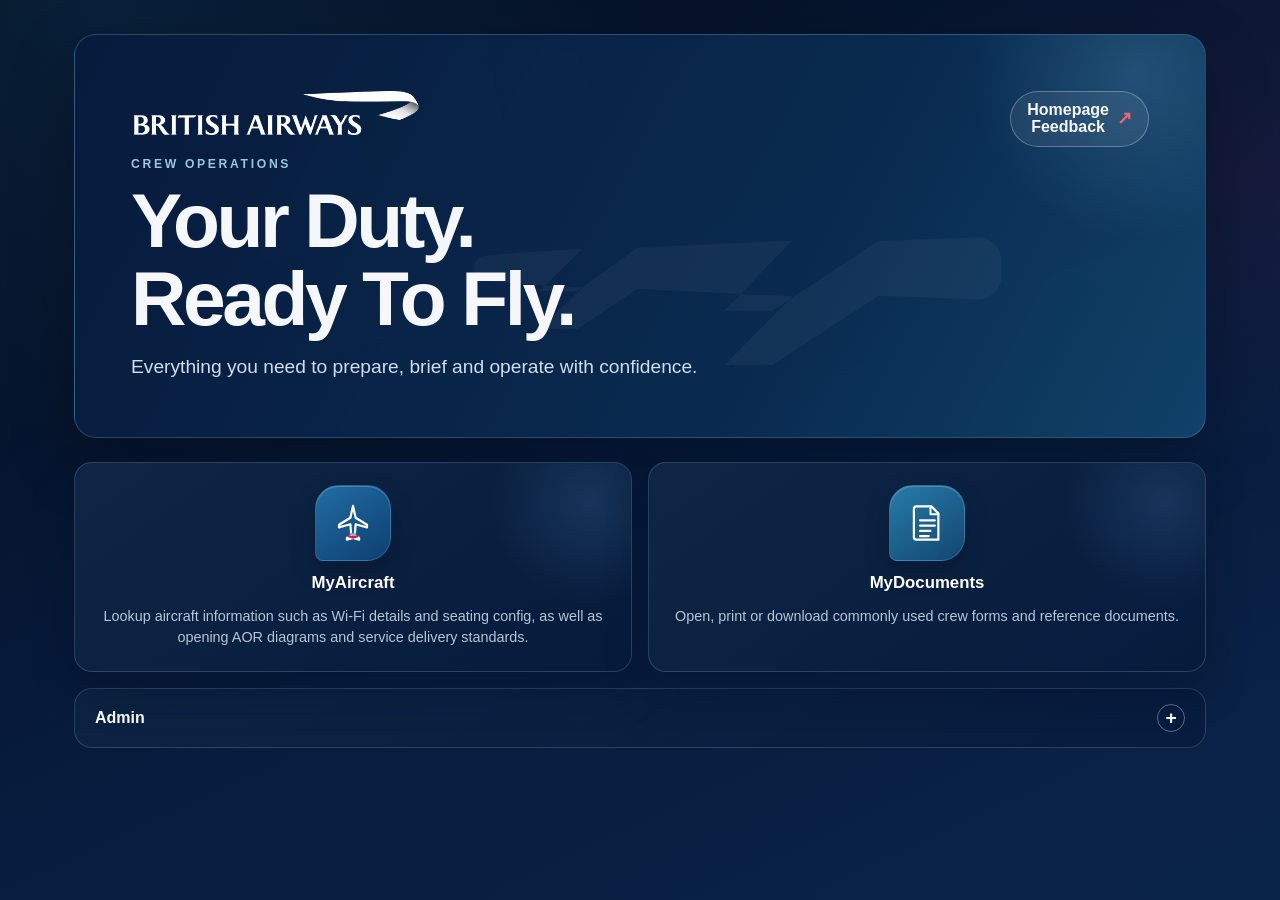
<file: index.html>
<!DOCTYPE html>
<!-- Trigger a fresh Pages deployment -->

<html lang="en">

<head>
  <meta charset="UTF-8" />
  <meta name="viewport" content="width=device-width, initial-scale=1.0, viewport-fit=cover" />
  <title>Flight Tools for British Airways Crew</title>
  <meta name="description" content="A focussed suite of practical tools designed for Pre-Flight Briefings, easier AOR handling, FDP calculations and adding roster information to Apple iCloud calendars." />
  <link rel="icon" href="favicon.ico">
  <link rel="icon" type="image/png" sizes="32x32" href="favicon-32x32.png">
  <link rel="icon" type="image/png" sizes="16x16" href="favicon-16x16.png">
  <link rel="apple-touch-icon" href="apple-touch-icon.png">
  <link rel="stylesheet" href="assets/css/fbp-shared.css">
  <link rel="stylesheet" href="assets/css/home/home.css">
  
</head>

<body class="fbp-theme">
 
<main class="fbp-shell">

  
    <section class="fbp-hero">

        <div class="fbp-aircraft-bg" aria-hidden="true">
            <svg viewBox="0 0 1200 360" xmlns="http://www.w3.org/2000/svg">
                <g opacity="0.9" transform="translate(390 74) scale(1.12)">
                    <path d="M566.5 95.5C550.4 96.5 508.9 97.8 456 99.8L337 178.5H283L359 99.2C307.4 101.3 247.4 104.2 184 107.6L117 156H74L122.5 108.8C74.1 111.5 34.3 114.2 11.8 116.5C4.7 117.2 0 123.5 0 130.6C0 137.8 5 144.1 12.1 144.8C34.8 147.1 74.7 149.7 122.7 152.4L74 199H117L184.6 153.5C248.3 156.9 308.3 159.9 359.7 162L283 239.5H337L456.3 161.4C509.2 163.4 550.5 164.8 566.5 165.8C582.1 166.8 595 154.6 595 139.1V122.2C595 106.7 582 94.5 566.5 95.5Z" fill="currentColor"/>
                </g>
            </svg>
        </div>

        <div class="fbp-topbar">

            <div class="fbp-page-heading">

                <img class="home-brand-logo" src="assets/brand/ba-primary-logo-white.png" alt="British Airways" />
                <p class="home-kicker">CREW OPERATIONS</p>
                <h1 class="fbp-title">Your Duty.<br>Ready To Fly.</h1>

                <p class="fbp-subtitle">
                    Everything you need to prepare, brief and operate with confidence.
                </p>

            </div>

            <div class="fbp-toolbar">
                <a class="fbp-button fbp-feedback-button home-feedback" href="mailto:u155573@ba.com?subject=Homepage%20Feedback"><span class="feedback-label"><span>Homepage</span><span>Feedback</span></span><span class="feedback-arrow" aria-hidden="true">↗</span></a>
            </div>

        </div>

    </section>


    <section class="homepage-wrap">
      <div class="fbp-grid-tools public-tools">
        <a class="fbp-card tool-card" href="briefing/index.html">
          <span class="fbp-icon" aria-hidden="true"><svg viewBox="0 0 48 48" focusable="false"><path d="M24 4.5 27 18l13 8v3l-13-3.5L26 38l5 3v2l-7-2-7 2v-2l5-3-1-12.5L8 29v-3l13-8z" fill="none" stroke="currentColor" stroke-width="2.5" stroke-linejoin="round" stroke-linecap="round"/><path d="m19 39 5 1.5 5-1.5" fill="none" stroke="#d7193f" stroke-width="2.7" stroke-linecap="round"/><path d="m21.5 36.5 2.5 1 2.5-1" fill="none" stroke="#75b8df" stroke-width="2.7" stroke-linecap="round"/></svg></span>
          <span class="tool-card-title">MyAircraft</span>
          <p class="tool-card-description">Lookup aircraft information such as Wi-Fi details and seating config, as well as opening AOR diagrams and service delivery standards.</p>
        </a>
        <a class="fbp-card tool-card tool-card-documents" href="MyDocuments/index.html">
          <span class="fbp-icon" aria-hidden="true"><svg viewBox="0 0 48 48" focusable="false"><path d="M12 5h17l8 8v30H12a3 3 0 0 1-3-3V8a3 3 0 0 1 3-3Z" fill="none" stroke="currentColor" stroke-width="2.5" stroke-linejoin="round"/><path d="M28 5v9h9M16 21h17M16 27h17M16 33h12M16 39h10" fill="none" stroke="currentColor" stroke-width="2.3" stroke-linecap="round" stroke-linejoin="round"/></svg></span>
          <span class="tool-card-title">MyDocuments</span>
          <p class="tool-card-description">Open, print or download commonly used crew forms and reference documents.</p>
        </a>
      </div>
      <details class="homepage-admin">
        <summary>Admin</summary>
        <div class="fbp-grid-tools">
          <a class="fbp-card tool-card tool-card-briefing" href="FDP/index.html">
            <span class="fbp-icon" aria-hidden="true"><svg viewBox="0 0 48 48" focusable="false"><path d="M7 11a3 3 0 0 1 3-3h19l5 5v22H10a3 3 0 0 1-3-3z" fill="none" stroke="currentColor" stroke-width="2.5" stroke-linejoin="round"/><path d="M14 18h13M14 23h10M14 28h8M21 8v5h5" fill="none" stroke="currentColor" stroke-width="2.2" stroke-linecap="round" stroke-linejoin="round"/><rect x="27" y="16" width="14" height="27" rx="3" fill="none" stroke="currentColor" stroke-width="2.5"/><path d="M31 20h6M32 38h4" fill="none" stroke="currentColor" stroke-width="2" stroke-linecap="round"/><circle cx="34" cy="40" r=".7" fill="currentColor"/></svg></span>
            <span class="tool-card-title">MyBriefing</span>
            <p class="tool-card-description">Calculate FDP limits, latest chocks-on times and launch pre-flight briefing presentations for SCCMs</p>
          </a>
          <a class="fbp-card tool-card tool-card-roster" href="iCal/index.html">
            <span class="fbp-icon" aria-hidden="true"><svg viewBox="0 0 48 48" focusable="false"><rect x="7" y="11" width="34" height="31" rx="5" fill="none" stroke="currentColor" stroke-width="2.5"/><path d="M15 6v10M33 6v10M7 20h34M15 27h5M25 27h5M15 34h5M25 34h5" fill="none" stroke="currentColor" stroke-width="2.5" stroke-linecap="round"/><path d="m31 32 3 3 6-8" fill="none" stroke="currentColor" stroke-width="2.5" stroke-linecap="round" stroke-linejoin="round"/></svg></span>
            <span class="tool-card-title">MyRoster</span>
            <p class="tool-card-description">Upload a roster PDF or paste Crewlink roster text, then sync your roster with Apple iCloud Calendar.</p>
          </a>
        </div>
      </details>
    </section>

</main>

</body>
</html>
</file>
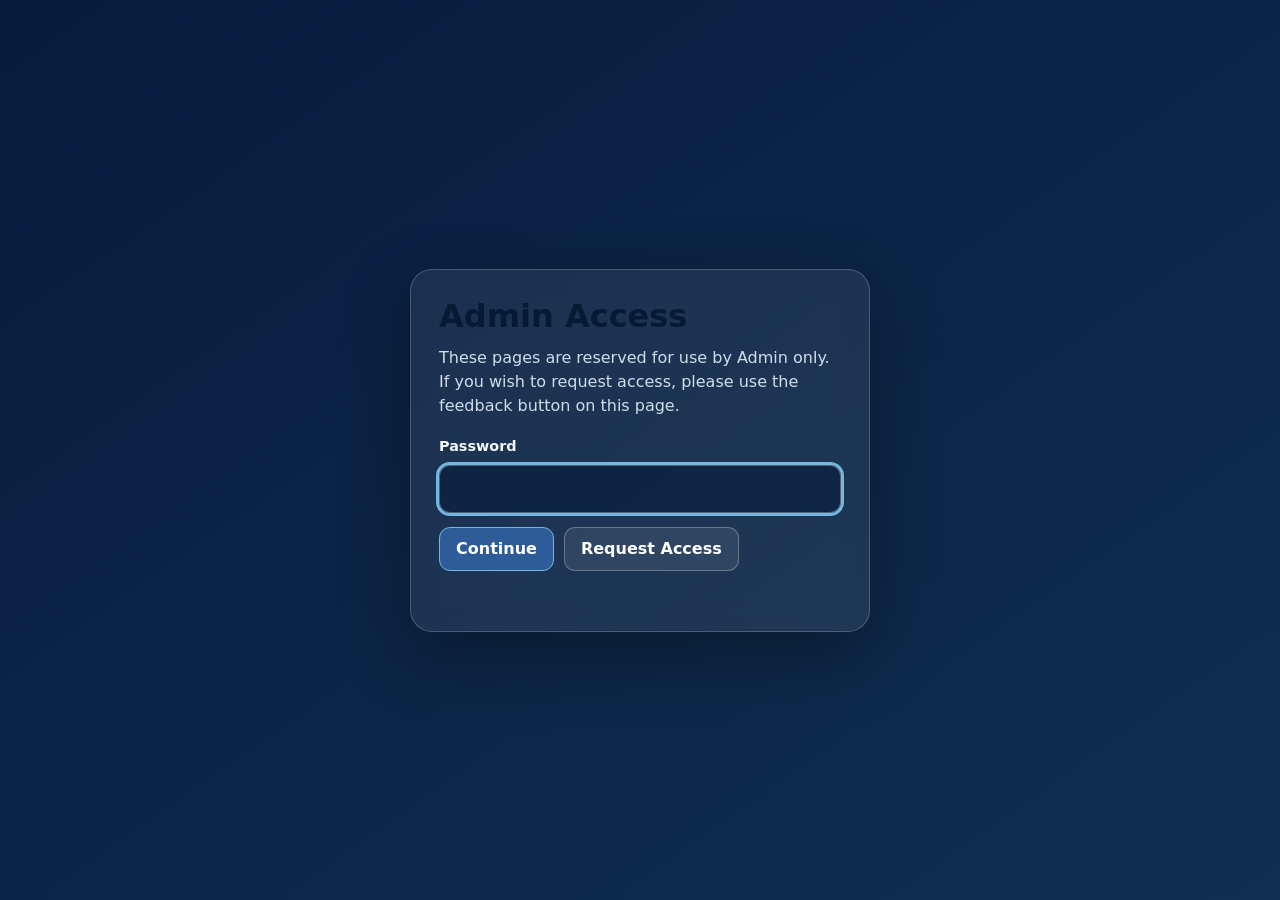
<file: briefing-generator/index.html>
<!doctype html>
<html lang="en">
<head>
  <script src="../assets/js/fbp-access.js"></script>
<meta charset="utf-8"><meta name="viewport" content="width=device-width,initial-scale=1,viewport-fit=cover"><meta name="theme-color" content="#071b3d">
<title>Pre-flight briefing | Flight Briefing Pack</title>
<style>
:root{--navy:#071b3d;--blue:#2e5c99;--red:#c8102e;--ink:#142744;--muted:#60718a;--line:#d9e1ea;--paper:#fff;--wash:#f2f5f9}*{box-sizing:border-box}body{margin:0;background:var(--wash);font-family:Arial,Helvetica,sans-serif;color:var(--ink)}button,input,textarea,select{font:inherit}button{cursor:pointer}.top{display:flex;align-items:center;justify-content:space-between;padding:14px 4vw;background:white;border-bottom:1px solid var(--line)}.top img{width:min(260px,45vw)}.top a{color:var(--blue);font-weight:bold;text-decoration:none}main{max-width:1050px;margin:32px auto;padding:0 18px 60px}h1{color:var(--navy);font-size:clamp(2rem,5vw,3.2rem);margin:0 0 10px}.muted{color:var(--muted);line-height:1.5}.card{background:white;border:1px solid var(--line);border-radius:15px;padding:22px;margin:18px 0}.fields{display:grid;grid-template-columns:repeat(2,minmax(0,1fr));gap:14px}.field label{display:block;font-weight:700;font-size:.88rem;margin-bottom:6px;color:var(--navy)}input,textarea,select{width:100%;border:1px solid #b7c5d6;border-radius:8px;padding:11px 12px;color:var(--ink);background:white}textarea{min-height:78px;resize:vertical}input:focus,textarea:focus,select:focus{outline:3px solid #2e5c9930;border-color:var(--blue)}.wide{grid-column:1/-1}.button{border:0;border-radius:9px;background:var(--red);color:white;padding:13px 18px;font-weight:800}.button.secondary{background:#e7edf4;color:var(--navy)}.gate-actions{display:grid;grid-template-columns:1fr 1fr;gap:10px}.expectation-hint{display:block;margin-top:6px;font-size:.82rem}.build-error{color:var(--red);font-weight:700}.hidden{display:none!important}#gate{max-width:440px;margin:10vh auto;padding:20px}.gatebox{background:white;padding:28px;border:1px solid var(--line);border-radius:15px}#error{color:var(--red);min-height:1.4em;font-weight:bold}#deck{position:fixed;inset:0;background:#e9eef4;z-index:4}.toolbar{height:58px;background:var(--navy);display:flex;align-items:center;justify-content:space-between;padding:7px 16px;color:white;gap:10px}.toolbar strong{overflow:hidden;text-overflow:ellipsis;white-space:nowrap}.toolbar nav{display:flex;align-items:center;gap:7px}.toolbar button{padding:9px 12px;border:1px solid #ffffff60;border-radius:7px;background:transparent;color:white;font-weight:bold}.toolbar button:disabled{opacity:.4}.toolbar .count{min-width:52px;text-align:center;font-size:.87rem}.viewport{height:calc(100svh - 58px);display:grid;place-items:center;padding:9px}.slide{position:relative;display:none;flex-direction:column;overflow:hidden;background:white;width:min(100%,calc((100svh - 78px)*16/9));aspect-ratio:16/9;max-height:calc(100svh - 78px);padding:clamp(20px,3.3vw,48px);box-shadow:0 12px 38px #071b3d22}.slide.active{display:flex}.slide:after{content:"";position:absolute;bottom:0;left:0;height:6px;background:var(--red);width:100%}.slide h2{color:var(--navy);font-size:clamp(1.35rem,3vw,2.5rem);margin:0}.heading{display:flex;justify-content:space-between;gap:16px;align-items:flex-start;border-bottom:1px solid var(--line);padding-bottom:12px;margin-bottom:16px}.eyebrow{font-size:.75rem;letter-spacing:.13em;text-transform:uppercase;color:var(--blue);font-weight:800;margin:0 0 7px}.body{display:grid;grid-template-columns:repeat(2,minmax(0,1fr));gap:12px;align-content:start;overflow:hidden;min-height:0;flex:1}.tile{background:#f2f5f9;border-left:4px solid var(--blue);padding:12px 15px;border-radius:3px 9px 9px 3px;min-width:0}.tile.wide{grid-column:1/-1}.tile h3{margin:0 0 7px;color:var(--navy);font-size:clamp(.88rem,1.35vw,1.1rem)}.tile p,.tile ul{margin:0;line-height:1.42;font-size:clamp(.8rem,1.25vw,1.06rem);white-space:pre-line}.tile ul{padding-left:20px}.tile li+li{margin-top:3px}.note{color:var(--muted);font-size:.85em}.number{position:absolute;right:28px;bottom:15px;color:#718096;font-weight:bold;font-size:.78rem}.cover{background:var(--navy);color:white;justify-content:space-between}.cover h2{font-size:clamp(2rem,5.7vw,5rem);color:white;line-height:1.04;max-width:76%}.cover .route{font-size:clamp(1.1rem,2.4vw,2rem);color:#d9e5f4}.cover .logo{width:min(28%,260px);background:#fff;padding:8px}.redline{height:5px;width:56px;background:var(--red);margin-bottom:18px}.qr{max-height:76%;max-width:100%;object-fit:contain;align-self:center}.photo{width:100%;height:100%;object-fit:contain;min-height:0}.status{font-size:clamp(1.3rem,3vw,2.7rem);font-weight:800;color:var(--red)}.timer{color:#ffb4b4;font-weight:900;font-variant-numeric:tabular-nums;min-width:88px;text-align:center}.timer.late{color:#ff5454}.quick{position:absolute;right:16px;top:66px;z-index:2}.quick button{background:#fff;color:var(--navy);border:1px solid var(--line);border-radius:8px;padding:8px 10px;font-weight:bold}.quickmenu{position:absolute;right:0;top:42px;width:210px;background:#fff;border:1px solid var(--line);box-shadow:0 8px 25px #071b3d30;border-radius:9px;padding:6px}.quickmenu button{width:100%;text-align:left;border:0;border-radius:6px;padding:9px;background:white}.quickmenu button:hover{background:#eef3f8}.actionrow{display:flex;justify-content:space-between;align-items:center;gap:10px;flex-wrap:wrap}.pill{display:inline-block;background:#e7edf4;color:var(--navy);border-radius:20px;padding:6px 10px;font-size:.84rem;font-weight:bold}
@media(max-width:700px){.fields{grid-template-columns:1fr}.wide{grid-column:auto}.slide{padding:18px 16px 34px}.body{grid-template-columns:1fr;gap:7px}.tile{padding:8px 10px}.tile.wide{grid-column:auto}.cover h2{max-width:100%}.toolbar{padding:6px}.toolbar button{padding:8px}.top{padding:12px}.quick{top:62px}}
</style>
<style>
:root{--navy:#061a36;--deep:#03132b;--blue:#004899;--red:#e00000;--teal:#169c9a;--orange:#fa9a42;--ink:#102b4c;--muted:#58708b;--line:#cad5e1;--paper:#fff;--wash:#eaf0f6}body{background:#eaf0f6}.top{padding:12px 4vw}.top img{width:min(245px,44vw)}#gate{max-width:450px}.gatebox{border-radius:0 18px 18px 0;border-left:5px solid var(--red);box-shadow:0 18px 55px #03132b12}.button{background:var(--blue);border-radius:4px}.button:hover{background:var(--navy)}.toolbar{height:54px;background:var(--deep)}.toolbar button{border-radius:3px}.viewport{height:calc(100svh - 54px);padding:12px;background:radial-gradient(ellipse at 50% 0,#eff5fa,#dfe7ef)}.slide{width:min(100%,calc((100svh - 80px)*16/9));max-height:calc(100svh - 80px);padding:clamp(26px,4vw,58px);box-shadow:0 25px 75px #071b3d30}.slide:after{height:5px;background:linear-gradient(90deg,var(--red) 0 22%,var(--teal) 22% 31%,transparent 31%)}.heading{border:0;margin:0 0 16px;padding:0;min-height:55px}.eyebrow,.section-label{font-size:clamp(.63rem,.85vw,.78rem);letter-spacing:.17em;text-transform:uppercase;color:var(--teal);font-weight:800;margin:0 0 9px}.slide h2{font-size:clamp(1.65rem,3.05vw,3.3rem);letter-spacing:-.035em;line-height:1.02}.body{display:grid;grid-template-columns:repeat(12,minmax(0,1fr));gap:clamp(12px,2vw,26px);align-content:stretch;overflow:hidden}.tile{background:none;border:0;border-left:3px solid var(--teal);padding:6px 0 6px 15px;border-radius:0}.tile h3{font-size:clamp(.85rem,1.2vw,1.13rem);letter-spacing:.015em}.tile p,.tile ul{font-size:clamp(.82rem,1.18vw,1.1rem);line-height:1.46}.tile.wide{grid-column:1/-1}.cover{background:var(--deep);color:white;justify-content:flex-end;padding:0}.cover:after{display:none}.cover>.heading{display:none}.cover>.logo{position:absolute;z-index:3;left:5%;top:7%;width:min(24%,300px);height:auto;background:transparent;padding:0}.cover>.body{position:absolute;inset:0;display:block;padding:0}.cover>img.photo{position:absolute;inset:0;width:100%;height:100%;object-fit:cover}.cover:before{content:"";position:absolute;z-index:1;inset:0;background:linear-gradient(90deg,#03132beF 0%,#03132b9c 42%,#03132b08 76%),linear-gradient(0deg,#03132b72,transparent 52%)}.cover-copy{position:absolute;z-index:2;left:auto;right:7%;top:auto;bottom:5%;width:52%;color:white;text-align:right}.cover-copy .route{font-size:clamp(2.2rem,6.2vw,6.4rem);font-weight:800;line-height:.98;letter-spacing:-.05em;margin:0 0 19px}.cover-meta{font-size:clamp(.95rem,1.65vw,1.5rem);color:#e5eef7}.cover-rule{height:5px;width:75px;background:var(--red);margin:34px 0 19px auto}.cover-tag{font-size:.78rem;letter-spacing:.2em;font-weight:bold}.cover-qr{position:absolute;z-index:2;left:5%;right:auto;bottom:8%;width:17%;background:white;color:var(--navy);padding:12px;text-align:center;font-size:clamp(.58rem,.85vw,.8rem);font-weight:bold}.cover-qr img{display:block;width:100%;margin-bottom:7px}.number{right:28px;bottom:12px;color:#8191a4}.split-list{grid-column:1/-1;display:grid;grid-template-columns:1.08fr .92fr;gap:5%;grid-column:1/-1;min-height:0}.prompt-column{padding:10px 0}.checklist{list-style:none;padding:0;margin:22px 0}.checklist li{padding:12px 0 12px 33px;border-bottom:1px solid #dce4eb;position:relative;font-size:clamp(.9rem,1.3vw,1.25rem)}.checklist li:before{content:"";position:absolute;left:2px;top:18px;width:11px;height:11px;border:2px solid var(--teal);border-radius:50%}.checklist ul{margin:5px 0 0;padding-left:22px;list-style:disc}.checklist ul li{border:0;padding:3px 0 0;font-size:.9em}.checklist ul li:before{display:none}.metric-column{background:var(--navy);color:white;padding:20px 26px;display:grid;grid-template-columns:1fr 1fr;gap:7px 20px;align-content:center}.metric-column .section-label{grid-column:1/-1}.metric-column .minimum-bunk-rest{grid-column:1;grid-row:2}.metric-column .hcc-rest{grid-column:1;grid-row:3}.metric-column .max-fdp{grid-column:2;grid-row:2}.metric-column .latest-on-chocks{grid-column:2;grid-row:3}.metric-column .aircraft-doors-closed{grid-column:2;grid-row:4}.metric{border-top:1px solid #ffffff30;padding:10px 0}.metric span{display:block;font-size:.64rem;letter-spacing:.1em;color:#8eb4d5}.metric strong{display:block;font-size:clamp(1rem,1.6vw,1.6rem);margin-top:6px;line-height:1.13}.people-panel{grid-column:span 5;background:var(--navy);color:white;padding:clamp(20px,3vw,40px)}.lead-name{font-size:clamp(1.1rem,1.8vw,1.8rem);font-weight:bold;line-height:1.15}.lead-name small{display:block;font-size:.64rem;letter-spacing:.12em;color:#9cc4e2;margin-top:6px;text-transform:uppercase}.people-panel hr,.comms-copy hr,.closeout hr,.check-panel hr{border:0;border-top:1px solid #8ea2b84d;margin:18px 0}.aircraft-panel{grid-column:span 7;padding:8px 4%;align-self:center}.aircraft-type{font-size:clamp(1.8rem,4vw,4.5rem);font-weight:800;color:var(--blue);letter-spacing:-.06em;margin:8px 0 25px}.aircraft-panel>p:not(.section-label){font-size:clamp(.9rem,1.25vw,1.2rem);line-height:1.5}.text-link{display:inline-block;margin-top:16px;color:var(--blue);font-weight:bold}.customer-photo{grid-column:span 5;position:relative;overflow:hidden;min-height:200px}.customer-photo:after{content:"";position:absolute;inset:45% 0 0;background:linear-gradient(transparent,#061a36aa)}.customer-photo img,.comms-photo img{width:100%;height:100%;object-fit:cover}.customer-prompts{grid-column:span 7;align-self:center;padding:0 2%}.customer-prompts>div{display:grid;grid-template-columns:30% 70%;gap:12px;padding:12px 0;border-bottom:1px solid var(--line);font-size:clamp(.85rem,1.15vw,1.1rem)}.customer-prompts b{color:var(--blue)}.customer-prompts span{line-height:1.35}.safety-caption{grid-column:span 4;background:var(--red);color:white;padding:clamp(22px,4vw,50px);display:flex;flex-direction:column;justify-content:center}.safety-caption span{font-size:.7rem;letter-spacing:.16em}.safety-caption p{font-size:clamp(1.35rem,2.5vw,2.6rem);font-weight:bold;line-height:1.1}.safety-caption small{line-height:1.5}.statement-image{grid-column:span 8;max-width:100%;max-height:100%;object-fit:contain;align-self:center}.omn-panel{grid-column:span 7;align-self:center;padding:4%;border-top:5px solid var(--teal)}.omn-panel h3{font-size:clamp(1.4rem,2.6vw,2.8rem);line-height:1.12;margin:15px 0}.omn-panel p:not(.section-label),.route-security-panel p,.station-panel p,.check-panel p{font-size:clamp(.85rem,1.25vw,1.15rem);line-height:1.45}.route-security-panel{grid-column:span 5;background:#f1f5f8;padding:6%;align-self:stretch;display:flex;flex-direction:column;justify-content:center}.security-status{font-size:clamp(2rem,4.2vw,4.5rem);color:var(--blue);text-transform:uppercase}.security-status.red{color:#c30016}.security-status.amber{color:#c77700}.security-status.green{color:#187455}.route-arrow{font-size:clamp(1.4rem,2.7vw,2.7rem);font-weight:800;color:var(--navy);margin-top:auto}.route-arrow span{color:var(--red);padding:0 7px}.station-panel{grid-column:span 7;align-self:center;padding:3%}.station-panel h3{font-size:clamp(1.25rem,2.2vw,2.3rem);line-height:1.12}.check-panel{grid-column:span 5;background:var(--navy);color:white;padding:7%;display:flex;flex-direction:column;justify-content:center}.check-panel>strong{font-size:clamp(1.35rem,2.3vw,2.4rem);line-height:1.07;margin:10px 0}.check-panel .section-label{color:#73c8bf}.sep-focus{grid-column:span 8;background:var(--blue);color:white;padding:5%;display:flex;flex-direction:column;justify-content:center}.sep-focus>span{font-size:clamp(2.7rem,6vw,6rem);font-weight:900;color:#73d1c5;line-height:.9}.sep-focus h3{font-size:clamp(2rem,4.4vw,4.8rem);line-height:.98;margin:17px 0}.sep-focus p,.sep-side p:not(.section-label){font-size:clamp(.9rem,1.35vw,1.2rem)}.sep-side{grid-column:span 4;align-self:center;padding:5%}.sep-rule{height:5px;width:55px;background:var(--red);margin:25px 0}.comms-photo{grid-column:span 5;overflow:hidden}.comms-copy{grid-column:span 7;padding:1% 2%;align-self:center}.call-time{display:grid;grid-template-columns:34% 66%;padding:12px 0;border-bottom:1px solid var(--line);align-items:center}.call-time b{color:var(--blue);font-size:.82rem;letter-spacing:.08em}.call-time span{font-size:clamp(.9rem,1.25vw,1.2rem)}.comms-copy>p:not(.section-label){font-size:clamp(.88rem,1.2vw,1.15rem);line-height:1.4}.suite-image{grid-column:span 6;position:relative;height:100%;min-height:200px}.suite-image img{width:100%;height:100%;object-fit:contain}.answer-rings{position:absolute;inset:0;width:100%;height:100%;pointer-events:none}.reveal-button{position:absolute;z-index:2;bottom:3%;left:50%;transform:translateX(-50%);border:0;background:var(--red);color:white;padding:12px 17px;font-weight:bold}.suite-prompt{grid-column:span 6;align-self:center;padding:8%}.suite-prompt h3{font-size:clamp(1.6rem,3vw,3.4rem);line-height:1.05}.suite-prompt p,.reveal-hint{font-size:clamp(.85rem,1.2vw,1.1rem);line-height:1.4}.reveal-hint{color:var(--muted)}.destination-head{grid-column:1/-1;display:flex;align-items:center;gap:18px;border-bottom:1px solid var(--line);padding-bottom:12px}.destination-head span{font-size:clamp(1.4rem,2vw,2rem);font-weight:900;color:var(--red)}.destination-head strong{font-size:clamp(1rem,1.5vw,1.4rem)}.bars-details{grid-column:1/-1;display:grid;grid-template-columns:1fr 1fr;gap:6%;align-content:center}.bars-details>div:first-child h3{font-size:clamp(1.3rem,2.2vw,2.2rem);color:var(--blue)}.bars-details p{font-size:clamp(.8rem,1.07vw,1rem);line-height:1.38;margin:8px 0}.seal-list{border-left:1px solid var(--line);padding-left:8%}.seal-list .section-label{display:block;margin-bottom:12px}.blue-seal{color:#3081bb}.green-seal{color:#368b5a}.pink-seal{color:#c75083}.peach-seal{color:#d88c47}.red-seal{color:#c30016}.expectations{grid-column:span 8;align-self:center}.expectations ul{padding-left:20px}.expectations li{font-size:clamp(.86rem,1.18vw,1.12rem);line-height:1.38;margin:10px 0}.recognition{grid-column:span 4;background:var(--navy);color:white;padding:7%;align-self:stretch;display:flex;flex-direction:column;justify-content:center}.recognition>span{font-size:clamp(1.5rem,3vw,3rem);font-weight:900;color:#84d5c9;line-height:.92;margin-bottom:18px}.recognition p{font-size:clamp(.78rem,1vw,.98rem);line-height:1.35}.recognition p b{color:#fff}.timeline{grid-column:span 7;display:grid;grid-template-columns:1fr 1fr;align-content:center;gap:0 24px}.timeline>div{border-top:2px solid var(--teal);padding:14px 0}.timeline span{display:block;font-size:.65rem;letter-spacing:.1em;color:var(--muted);font-weight:bold}.timeline b{display:block;font-size:clamp(1rem,1.55vw,1.5rem);margin-top:6px;color:var(--navy)}.closeout{grid-column:span 5;background:var(--navy);color:white;padding:6%;align-self:stretch;display:flex;flex-direction:column;justify-content:center}.closeout>p:not(.section-label){font-size:clamp(.78rem,1.05vw,1rem);line-height:1.4}.closeout>strong{font-size:clamp(1.1rem,1.7vw,1.7rem);color:#84d5c9;margin-top:14px}.map-screen{position:fixed;z-index:8;inset:0;background:#04152e;color:#f3f7fb;padding:clamp(14px,2.5vw,32px);display:flex;flex-direction:column}.map-top{display:flex;align-items:center;justify-content:space-between;padding:0 0 14px}.map-top small{font-size:.65rem;letter-spacing:.18em;color:#71c7c0}.map-top h2{font-size:clamp(1.1rem,2vw,2rem);margin:5px 0}.map-top button{background:transparent;color:#fff;border:1px solid #7290ac;padding:10px 14px;font-weight:bold}.map-layout{display:grid;grid-template-columns:minmax(0,2.7fr) minmax(250px,.9fr);gap:20px;min-height:0;flex:1}.map-canvas{position:relative;background:#061a36;overflow:hidden;display:grid;place-items:center}.map-canvas>img{position:absolute;width:100%;height:100%;object-fit:contain}.map-canvas svg{position:absolute;width:100%;height:100%;overflow:visible}.map-canvas #routePath{fill:none;stroke:#f04b61;stroke-width:3;stroke-dasharray:2 7;stroke-linecap:round;filter:drop-shadow(0 0 6px #ff526e)}.airport-pin circle{fill:#73d1c5;stroke:white;stroke-width:3}.destination-pin circle{fill:#f04b61}.airport-pin text{font:800 17px Arial,sans-serif;fill:#fff;paint-order:stroke;stroke:#04152e;stroke-width:4px;stroke-linejoin:round}.plane-mark{fill:#fff;filter:drop-shadow(0 0 7px #fff)}.map-caption{position:absolute;bottom:10px;left:12px;color:#9bb2c8;font-size:.65rem;letter-spacing:.04em}.flight-panel{background:#092448;border-top:4px solid var(--red);padding:clamp(15px,2vw,25px);overflow:auto}.flight-panel .section-label{color:#70c9c1}.crew-row{padding:9px 0;border-bottom:1px solid #ffffff20}.crew-row span{display:block;color:#9eb3c7;font-size:.67rem;letter-spacing:.06em}.crew-row b{display:block;font-size:clamp(.85rem,1.1vw,1.1rem);margin-top:3px;overflow-wrap:anywhere}.map-separator{height:1px;background:#ffffff36;margin:17px 0}.map-screen.hidden{display:none!important}.timer{color:#ff8c8c;font-size:1.05rem}.quick{top:61px}.quick button{border-radius:3px}.quick #mapBtn{background:var(--red);color:white;border:0;margin-right:4px}.quickmenu{max-height:70vh;overflow:auto;border-radius:2px}
.people-panel{display:flex;flex-direction:column;align-self:stretch;min-height:0}.leader-row{display:flex;flex-direction:row;align-items:baseline;gap:7px;padding:5px 0;flex-wrap:wrap}.leader-row span{color:#9cc4e2;font-size:.88rem;letter-spacing:0}.leader-row strong{font-size:clamp(.95rem,1.35vw,1.2rem);line-height:1.2;overflow-wrap:anywhere}.leader-gap{height:12px;flex:0 0 12px}.team-questions{margin:0;padding-left:19px}.team-questions li{font-size:clamp(.78rem,1.05vw,1rem);line-height:1.35;margin:9px 0}.aircraft-panel{grid-column:span 7;align-self:stretch;min-height:0;padding:0 2%;display:grid;grid-template-rows:minmax(0,1fr) auto;gap:10px;position:relative}.briefing-diagram-frame{min-height:0;display:flex;align-items:center;justify-content:center;overflow:hidden}.briefing-aircraft-diagram{display:block;max-width:100%;max-height:100%;object-fit:contain}.aircraft-panel-footer{display:grid;grid-template-columns:minmax(0,1fr) auto;gap:12px;align-items:end}.equipment-locations .section-label{margin-bottom:5px}.equipment-locations ul{margin:0;padding:0;list-style:none}.equipment-locations li{display:grid;grid-template-columns:minmax(100px,.75fr) 1.25fr;gap:8px;padding:3px 0;border-top:1px solid #ffffff24;font-size:clamp(.65rem,.9vw,.82rem);line-height:1.2}.equipment-locations li strong{text-align:right;color:#e5eef7;overflow-wrap:anywhere}.aor-qr{display:flex;flex-direction:column;align-items:center;gap:4px;color:white;text-decoration:none;font-size:.65rem;font-weight:bold;text-align:center}.aor-qr img{width:clamp(72px,9vw,102px);height:auto;aspect-ratio:1;object-fit:contain;background:white;padding:5px}.diagram-missing{color:#b8c6d8}.aircraft-panel{grid-column:span 7;align-self:stretch;min-height:0;padding:0 1%;display:grid;grid-template-rows:auto minmax(0,1fr) auto;gap:6px;position:relative}.aircraft-panel-heading{font-size:clamp(1rem,1.5vw,1.35rem);font-weight:800;color:var(--navy);line-height:1.1}.aircraft-overview{display:grid;grid-template-columns:minmax(0,1.05fr) minmax(0,.95fr);gap:14px;min-height:0;align-items:center}.briefing-diagram-frame{min-height:0;height:100%;display:flex;align-items:center;justify-content:center;overflow:hidden;background:#fff}.briefing-aircraft-diagram{display:block;max-width:100%;max-height:100%;object-fit:contain}.aircraft-quick-details{min-width:0}.aircraft-quick-details ul{margin:0;padding:0;list-style:none}.aircraft-quick-details li{padding:5px 0;border-top:1px solid var(--line);line-height:1.15}.aircraft-quick-details li span{display:block;color:var(--muted);font-size:clamp(.58rem,.75vw,.7rem);letter-spacing:.05em}.aircraft-quick-details li strong{display:block;color:var(--navy);font-size:clamp(.72rem,.95vw,.9rem);margin-top:2px;overflow-wrap:anywhere}.aircraft-panel-footer{display:grid;grid-template-columns:minmax(0,1fr) auto;gap:12px;align-items:end}.equipment-locations .section-label{margin-bottom:5px}.equipment-locations ul{margin:0;padding:0;list-style:none}.equipment-locations li{display:grid;grid-template-columns:max-content auto;justify-content:start;gap:8px;padding:3px 0;border-top:1px solid var(--line);font-size:clamp(.65rem,.9vw,.82rem);line-height:1.2}.equipment-locations li span{color:var(--navy)}.equipment-locations li strong{text-align:left;color:var(--navy);font-weight:700;overflow-wrap:anywhere}.aor-qr{display:flex;flex-direction:column;align-items:center;gap:4px;color:var(--navy);text-decoration:none;font-size:.7rem;font-weight:bold;text-align:center}.aor-qr img{width:clamp(72px,8vw,94px);height:auto;aspect-ratio:1;object-fit:contain;background:#fff;padding:5px}.aor-qr:hover span{text-decoration:underline}.diagram-missing{color:#b8c6d8}.people-panel{grid-column:span 4}.aircraft-panel{grid-column:span 8;grid-template-rows:auto minmax(0,1fr);gap:5px;padding:0}.aircraft-panel-heading{padding-right:100px;margin:0}.aircraft-overview{grid-template-columns:minmax(0,1.3fr) minmax(240px,.7fr);gap:14px;align-items:stretch;height:100%}.briefing-diagram-frame{height:100%;min-height:0;background:#fff}.briefing-aircraft-diagram-wrap{position:relative;height:100%;max-width:100%;max-height:100%;flex:0 1 auto;background:#fff}.briefing-aircraft-diagram{width:100%;height:100%;max-width:none;max-height:none;object-fit:fill}.working-position-overlay{position:absolute;inset:0;width:100%;height:100%;overflow:visible;pointer-events:none}.working-position-toggle{fill:#ef233c;fill-opacity:0;stroke:transparent;stroke-width:2;pointer-events:auto;cursor:pointer;transition:fill-opacity .12s ease,stroke .12s ease}.working-position-toggle.taken{fill-opacity:.5}.working-position-toggle:focus-visible{fill-opacity:.25;stroke:#b00018;outline:none}.aircraft-right-info{display:flex;flex-direction:column;min-height:0;gap:10px}.aircraft-quick-details{flex:0 1 auto;min-height:0}.aircraft-quick-details li{padding:4px 0}.equipment-locations{margin-top:auto}.aor-qr{position:absolute;top:0;right:0;z-index:3;width:82px}.aor-qr img{width:clamp(56px,5vw,74px)}@media(max-width:760px){.slide{padding:18px}.slide h2{font-size:1.5rem}.body{gap:10px}.split-list{gap:12px}.metric-column{padding:12px}.checklist li{padding:7px 0 7px 23px;font-size:.78rem}.checklist li:before{top:12px}.metric strong{font-size:.9rem}.metric span{font-size:.52rem}.cover-copy{top:auto;bottom:4%;right:4%;left:auto;width:58%}.cover-qr{width:24%;left:4%;right:auto;bottom:6%}.cover-copy .route{font-size:clamp(2rem,8vw,4rem)}.map-layout{grid-template-columns:minmax(0,1fr) 245px;gap:8px}.flight-panel{padding:12px}.map-top{padding-bottom:8px}.map-caption{font-size:.55rem}}
@media(max-width:560px){.map-layout{grid-template-columns:1fr;grid-template-rows:minmax(220px,1fr) auto}.flight-panel{display:grid;grid-template-columns:1fr 1fr;gap:0 12px}.flight-panel .section-label,.map-separator{grid-column:1/-1}.slide{aspect-ratio:16/9}.toolbar strong{max-width:18vw}.toolbar button{font-size:.72rem;padding:7px}.customer-photo,.comms-photo{grid-column:span 4}.customer-prompts,.comms-copy{grid-column:span 8}.station-panel,.omn-panel{grid-column:span 6}.check-panel,.route-security-panel{grid-column:span 6}}
</style>

<style>
.people-aircraft-slide{padding:0}
.people-aircraft-slide>.heading{position:absolute;z-index:2;left:4%;top:4%;width:32%;min-height:0;margin:0;padding:0;display:block}
.people-aircraft-slide>.heading .eyebrow{margin-bottom:12px}
.people-aircraft-slide>.heading h2{font-size:clamp(1.5rem,3.2vw,3.1rem);line-height:1.04;letter-spacing:-.035em}.people-aircraft-slide .page-three-title-line{white-space:nowrap}
.people-aircraft-slide>.body{position:absolute;inset:4% 4% 5%;display:grid;grid-template-columns:repeat(12,minmax(0,1fr));align-content:stretch;gap:2%;overflow:hidden;padding:0}
.people-aircraft-slide .people-panel{grid-column:span 4;margin-top:clamp(130px,22vh,180px);height:calc(100% - clamp(130px,22vh,180px));min-height:0}
.people-aircraft-slide .aircraft-panel{grid-column:span 8;height:100%;grid-template-rows:minmax(0,1fr);gap:0;padding:0}
.people-aircraft-slide .aircraft-panel-heading{padding:0;margin:0 0 4px;font-size:clamp(1.1rem,1.6vw,1.4rem)}
.people-aircraft-slide .aircraft-overview{grid-template-columns:minmax(0,1.3fr) minmax(250px,.7fr);gap:14px;align-items:stretch;height:100%;min-height:0}
.people-aircraft-slide .briefing-diagram-frame{height:100%;min-height:0}
.people-aircraft-slide .briefing-aircraft-diagram-wrap{position:relative;height:100%;max-width:100%;max-height:100%;flex:0 1 auto}
.people-aircraft-slide .briefing-aircraft-diagram{width:100%;height:100%;max-width:none;max-height:none;object-fit:fill}
.people-aircraft-slide .aircraft-right-info{display:flex;flex-direction:column;min-height:0;gap:6px}
.people-aircraft-slide .aor-qr{position:static;display:block;width:100%;margin:0;color:var(--navy);text-decoration:none}
.people-aircraft-slide .aor-qr img{display:block;width:min(100%,245px);height:auto;margin:0 auto;image-rendering:crisp-edges}
.people-aircraft-slide .aircraft-quick-details{flex:0 1 auto;min-height:0}
.people-aircraft-slide .aircraft-quick-details li{padding:4px 0}
.people-aircraft-slide .equipment-locations{margin-top:auto}
.customer-profile-slide .customer-discussion{grid-column:1/-1;display:flex;flex-direction:column;gap:clamp(10px,1.5vh,18px);height:100%;min-height:0}
.customer-profile-slide .customer-discussion>.section-label{margin:0}
.customer-profile-slide .customer-profile-grid{display:grid;grid-template-columns:repeat(2,minmax(0,1fr));grid-template-rows:minmax(0,1.35fr) minmax(0,.65fr);gap:clamp(10px,1.5vw,18px);flex:1;min-height:0}
.customer-profile-slide .customer-detail{min-width:0;min-height:0;padding:clamp(12px,1.8vw,22px);background:#f2f5f9;border-left:3px solid var(--teal);overflow:hidden}
.customer-profile-slide .customer-detail h3{margin:0 0 10px;color:var(--navy);font-size:clamp(1rem,1.4vw,1.25rem)}
.customer-profile-slide .customer-data-list{display:flex;flex-direction:column}
.customer-profile-slide .customer-data-row{display:grid;grid-template-columns:minmax(115px,.55fr) minmax(0,1fr);gap:10px;padding:6px 0;border-bottom:1px solid var(--line);font-size:clamp(.82rem,1.1vw,1rem);line-height:1.35;white-space:pre-line;overflow-wrap:anywhere}
.customer-profile-slide .customer-data-row strong{color:var(--navy)}
.customer-profile-slide .additional-needs-table{width:100%;border-collapse:collapse;font-size:clamp(.78rem,1.05vw,.96rem);line-height:1.3}
.customer-profile-slide .additional-needs-table th,.customer-profile-slide .additional-needs-table td{padding:6px 5px;border-bottom:1px solid var(--line);text-align:center}
.customer-profile-slide .additional-needs-table th{color:var(--navy);font-weight:800}
.customer-profile-slide .additional-needs-table th:first-child,.customer-profile-slide .additional-needs-table td:first-child{text-align:left;font-weight:800;color:var(--navy)}
.customer-profile-slide .additional-needs-table th:last-child,.customer-profile-slide .additional-needs-table td:last-child{border-left:1px solid var(--line);font-weight:800}
.customer-profile-slide .additional-needs-notes{display:flex;flex-direction:column;gap:8px;margin-top:1.25em}
.customer-profile-slide .additional-needs-note{display:grid;grid-template-columns:minmax(115px,.55fr) minmax(0,1fr);gap:10px;font-size:clamp(.82rem,1.1vw,1rem);line-height:1.35;white-space:pre-line;overflow-wrap:anywhere}
.customer-profile-slide .additional-needs-note strong{color:var(--navy)}
.customer-profile-slide .customer-profile-text{margin:0;font-size:clamp(.82rem,1.1vw,1rem);line-height:1.4;white-space:pre-line;overflow-wrap:anywhere}
.cabin-breakdown-line{grid-template-columns:minmax(100px,.35fr) minmax(0,1.65fr);align-items:start;gap:14px}.cabin-breakdown-title{margin:25px 0 0}.cabin-breakdown-inputs{display:grid;grid-template-columns:repeat(4,minmax(0,1fr));gap:10px}.cabin-breakdown-inputs.three-class{grid-template-columns:repeat(3,minmax(0,1fr))}.cabin-count-field{min-width:0}.cabin-count-field label{display:block;font-size:.8rem;margin:0 0 4px;color:var(--muted)}.cabin-count-field input{min-width:0;padding:8px 9px}.customer-profile-slide .customer-support-reminder{margin:auto 0 0;padding:12px 16px;border-left:4px solid var(--red);background:#f2f5f9;color:var(--navy);font-size:clamp(.9rem,1.15vw,1.1rem);font-weight:800;line-height:1.35}
@media(max-width:760px){.people-aircraft-slide>.heading{left:3%;top:3%;width:28%}.people-aircraft-slide>.heading h2{font-size:clamp(1.1rem,3vw,1.5rem)}.people-aircraft-slide>.body{inset:3% 3% 5%;gap:1.5%}.people-aircraft-slide .people-panel{margin-top:clamp(110px,20vh,150px);height:calc(100% - clamp(110px,20vh,150px));padding:12px}.people-aircraft-slide .aircraft-overview{grid-template-columns:minmax(0,1.1fr) minmax(210px,.9fr);gap:8px}.people-aircraft-slide .aircraft-panel-heading{font-size:1rem}.people-aircraft-slide .aircraft-right-info{gap:4px}.people-aircraft-slide .aor-qr{gap:8px}.people-aircraft-slide .aor-qr img{width:clamp(88px,19vw,130px)}.people-aircraft-slide .aircraft-quick-details li{padding:2px 0}}
.omn-security-slide .heading h2{display:none}.omn-security-slide .heading{min-height:0;margin-bottom:12px}.security-check-layout{grid-column:1/-1;display:grid;grid-template-columns:1fr 1fr;gap:clamp(12px,2vw,26px);min-height:0}.security-check-layout .check-panel{grid-column:auto;min-width:0;padding:clamp(18px,3vw,34px)}.security-area-photo{margin:0;min-height:0;overflow:hidden;background:#eaf0f6;display:flex;flex-direction:column}.security-area-photo img{width:100%;height:100%;min-height:0;object-fit:cover}.security-area-photo figcaption{padding:9px 12px;background:#f1f5f8;color:var(--navy);font-size:.78rem;font-weight:800;letter-spacing:.08em;text-transform:uppercase}.safety-caption strong{font-size:clamp(1.2rem,2vw,2rem);line-height:1.1}.safety-caption p{margin:.8em 0 0}.safety-caption small{display:none}.timer{color:#18815a}.timer.late{color:#c8102e;animation:timer-flash .8s steps(2,start) infinite}@keyframes timer-flash{to{visibility:hidden}}
@media(max-width:760px){.cabin-breakdown-line{grid-template-columns:1fr;gap:4px}.cabin-breakdown-title{margin:0}.cabin-breakdown-inputs{gap:6px}.cabin-count-field input{padding:7px 5px}.customer-profile-slide .customer-profile-grid{grid-template-columns:1fr;grid-template-rows:none;overflow:auto}.customer-profile-slide .customer-detail{overflow:visible}}
</style>

<style>
.statement-image{grid-column:span 8;width:100%;height:100%;max-width:100%;max-height:100%;min-height:0;object-fit:contain;align-self:stretch}
.sep-focus{grid-column:1/-1;position:relative;align-items:center;text-align:center;padding:clamp(28px,4vw,52px)}.sep-focus>span{position:absolute;top:5%;left:3%;font-size:clamp(2.7rem,6vw,6rem)}.sep-focus h3{max-width:85%;margin:auto;font-size:clamp(2rem,4.4vw,4.8rem)}.sep-focus p{position:absolute;bottom:2%;left:4%;right:4%;margin:0;text-align:center;font-size:clamp(.9rem,1.35vw,1.2rem)}
.suite-image{display:flex;justify-content:center;align-items:stretch}.suite-image-frame{position:relative;height:100%;width:auto;max-width:100%;aspect-ratio:1000/1333;flex:none}.suite-image-frame img{display:block;width:100%;height:100%;object-fit:contain}.suite-image-frame .answer-rings{position:absolute;inset:0;width:100%;height:100%;pointer-events:none}
.comms-photo{display:grid;place-items:center}.comms-photo img{object-fit:contain;object-position:center top}
@media(max-width:760px){.security-check-layout{grid-template-columns:1fr}.customer-profile-slide .customer-detail{overflow:visible}}
</style>
<style>
.service-slide .heading h2{display:none}.service-slide .heading{min-height:0;margin-bottom:10px}.service-layout{grid-column:1/-1;display:grid;grid-template-columns:minmax(0,2fr) minmax(0,1fr);gap:clamp(18px,2.5vw,34px);height:100%;min-height:0}.service-main{display:flex;flex-direction:column;min-width:0;min-height:0;overflow:hidden}.service-main .expectations{grid-column:auto;flex:0 0 auto;min-height:0}.service-main .expectations .section-label{margin:0 0 8px}.service-main .expectations ul{margin:0;padding-left:20px}.service-main .expectations li{font-size:clamp(.72rem,.92vw,.92rem);line-height:1.18;margin:4px 0}.service-bar-plan{margin-top:3em;min-width:0;font-size:clamp(.75rem,.95vw,.95rem);line-height:1.3}.service-bar-plan .section-label{margin-bottom:6px}.service-bar-plan p{margin:5px 0}.service-layout>.recognition{grid-column:auto;min-height:0;align-self:stretch}.timings-list{display:flex;flex-direction:column;justify-content:center;gap:0}.timings-list>div:not(.timing-spacer){display:grid;grid-template-columns:minmax(150px,.42fr) minmax(0,.58fr);gap:18px;align-items:baseline;border-top:1px solid var(--line);padding:clamp(10px,1.8vh,17px) 0}.timings-list .timing-spacer{height:2em;flex:none}.timings-list span,.timing-contact span{font-size:.72rem;letter-spacing:.1em;font-weight:800;color:var(--muted)}.timings-list b{font-size:clamp(1rem,1.45vw,1.45rem);color:var(--navy)}.timing-contact{grid-column:span 5;align-self:stretch;display:flex;flex-direction:column;justify-content:center;gap:clamp(28px,5vh,54px)}.timing-contact>div{border-top:1px solid #ffffff45;padding-top:14px}.timing-contact span{display:block;color:#8eb4d5}.timing-contact strong{display:block;margin-top:8px;font-size:clamp(1.8rem,3.1vw,3rem);line-height:1.05;color:white;overflow-wrap:anywhere}
@media(max-width:760px){.service-layout{grid-template-columns:minmax(0,1.6fr) minmax(0,1fr);gap:12px}.service-main .expectations li{font-size:.68rem}.service-bar-plan{margin-top:1.5em}.timings-list>div:not(.timing-spacer){grid-template-columns:1fr;gap:3px}.timing-contact{grid-column:span 5}}
</style>
<style>
.option-check{display:flex!important;align-items:center;gap:10px;min-height:42px;cursor:pointer}.option-check input{width:18px;height:18px;margin:0;flex:none;accent-color:var(--blue)}
.service-main .expectations{align-self:stretch;width:100%}.service-main{justify-content:space-between}.service-main .expectations li{font-size:clamp(1rem,1.25vw,1.2rem);line-height:1.25;margin:7px 0}.service-main .expectations .section-label,.service-bar-plan .section-label{font-size:clamp(.85rem,1vw,1rem)}.service-bar-plan{margin-top:3em;font-size:clamp(1rem,1.2vw,1.15rem);line-height:1.38}.service-bar-plan p{margin:8px 0}
</style>
<script>
document.addEventListener('DOMContentLoaded',()=>{const form=document.querySelector('#form');if(!form)return;const cards=[...form.querySelectorAll('.card')],customerCard=cards.find(card=>card.querySelector('h2')?.textContent.trim()==='Customer Profile');if(!customerCard)return;customerCard.querySelector('h2').textContent='Customer Profile & Cabin Service';const fields=customerCard.querySelector('.fields'),iorder=form.elements.namedItem('cwIorder')?.closest('.field'),staff=form.elements.namedItem('staff')?.closest('.field');if(iorder&&fields&&staff)fields.insertBefore(iorder,staff);if(staff){const expectations=document.createElement('div');expectations.className='field wide';expectations.innerHTML='<label for="sccmExpectations">SCCM personal expectations</label><textarea id="sccmExpectations" name="sccmExpectations" rows="3"></textarea><span class="muted expectation-hint">Saved defaults load from your code. Add flight-specific points here.</span>';staff.after(expectations)}const passengerFields=form.querySelector('.card:nth-of-type(3) .fields'),passengerLabel=passengerFields&&[...passengerFields.children].find(field=>field.querySelector('label')?.textContent.trim()==='Passenger Loads'),passengerRow=document.createElement('div');if(passengerLabel){passengerRow.className='passenger-load-row';passengerLabel.after(passengerRow);for(const name of ['paxFirst','paxCW','paxWTP','paxWT']){const input=form.elements.namedItem(name),field=input?.closest('.field');if(!input||!field)continue;passengerRow.append(field);if(name==='paxFirst')field.querySelector('label').textContent='F'}const aircraftInput=form.elements.namedItem('aircraft'),firstInput=form.elements.namedItem('paxFirst'),updateFirstCabin=()=>{const text=String(aircraftInput?.value||'').toUpperCase(),code=(globalThis.AIRCRAFT_ORDER||[]).slice().sort((a,b)=>b.length-a.length).find(item=>new RegExp(`(?:^|[^A-Z0-9])${item}(?:$|[^A-Z0-9])`,'i').test(text)),threeClass=globalThis.AIRCRAFT?.[code]?.classCount===3,firstField=firstInput?.closest('.field');if(firstField){firstField.classList.remove('hidden');firstField.classList.toggle('disabled-field',threeClass)}if(firstInput)firstInput.disabled=threeClass};aircraftInput?.addEventListener('input',updateFirstCabin);aircraftInput?.addEventListener('change',updateFirstCabin);form.closest('main')?.querySelector('#gateForm')?.addEventListener('submit',updateFirstCabin);updateFirstCabin()}});
</script>
<style>
.communication-customs-slide .comms-copy{align-self:stretch;display:flex;flex-direction:column;justify-content:flex-start;overflow:auto;padding:1% 2%}.communication-customs-slide .comms-copy .section-label{margin-top:0}.communication-customs-slide .comms-copy .service-bar-plan{margin-top:3em}.communication-customs-slide .call-time{padding:12px 0}.sccm-expectations{margin-top:3em;min-width:0;font-size:clamp(.95rem,1.15vw,1.1rem);line-height:1.35}.sccm-expectations .section-label{margin:0 0 8px}.sccm-expectations ul{margin:0;padding-left:20px}.sccm-expectations li{margin:6px 0;line-height:1.3}.sccm-expectations>p:not(.section-label){margin:0}
</style>
<style>
.passenger-load-row{grid-column:1/-1;display:grid;grid-template-columns:repeat(4,minmax(0,1fr));gap:10px;width:min(100%,760px)}
.passenger-load-row .field{min-width:0}
.passenger-load-row input{min-width:0;padding:10px 8px;text-align:center}
.passenger-load-row .disabled-field label{color:#8b97a4}
.passenger-load-row input:disabled{background:#e5e9ed;border-color:#c6cdd5;color:#8c97a4;cursor:not-allowed}
@media(max-width:560px){.passenger-load-row{gap:6px}.passenger-load-row input{padding:9px 4px;font-size:.9rem}}
</style>
<style>
/* Keep the 16:9 briefing canvas inside dynamic tablet/browser viewports. */
.viewport{height:calc(100svh - 54px);min-height:0;padding:58px 12px 12px}
.slide{width:min(100%,calc((100svh - 124px)*16/9));max-height:calc(100svh - 124px);flex:none}
.quick{top:60px}
@supports(height:100dvh){.viewport{height:calc(100dvh - 54px)}.slide{width:min(100%,calc((100dvh - 124px)*16/9));max-height:calc(100dvh - 124px)}}
.security-check-layout{min-height:0;align-items:stretch}
.security-area-photo{min-height:0;min-width:0}
.security-area-photo img{display:block;flex:1 1 auto;height:auto;min-height:0;object-fit:contain}
.security-area-photo figcaption{flex:none;padding:8px 12px}
.people-aircraft-slide .aircraft-quick-details{overflow:auto;min-width:0}
@media(max-aspect-ratio:3/2){
  .people-aircraft-slide>.heading{left:3%;top:3%;width:35%}
  .people-aircraft-slide>.body{inset:3% 3% 5%;gap:1.2%}
  .people-aircraft-slide .people-panel{grid-column:span 4;margin-top:clamp(105px,19vh,145px);height:calc(100% - clamp(105px,19vh,145px));padding:clamp(12px,1.5vw,20px)}
  .people-aircraft-slide .aircraft-panel{grid-column:span 8;height:100%;min-height:0;grid-template-rows:minmax(0,1fr);gap:0;padding:0}
  .people-aircraft-slide .aircraft-overview{grid-template-columns:minmax(0,1.15fr) minmax(220px,.85fr);gap:clamp(6px,1vw,12px);height:100%;min-height:0}
  .people-aircraft-slide .aircraft-right-info{display:grid;grid-template-columns:minmax(0,1fr) clamp(92px,11vw,132px);grid-template-rows:auto minmax(0,1fr) auto;gap:4px 8px;min-width:0}
  .people-aircraft-slide .aircraft-panel-heading{grid-column:1/-1;font-size:clamp(.9rem,1.25vw,1.15rem)}
  .people-aircraft-slide .aircraft-quick-details{grid-column:1;grid-row:2;min-height:0}
  .people-aircraft-slide .aircraft-quick-details li{padding:clamp(2px,.35vh,4px) 0}
  .people-aircraft-slide .aor-qr{grid-column:2;grid-row:2;align-self:start;width:100%;min-width:0}
  .people-aircraft-slide .aor-qr img{width:100%;max-width:132px;height:auto}
  .people-aircraft-slide .equipment-locations{grid-column:1/-1;grid-row:3;margin-top:0;min-width:0}
  .people-aircraft-slide .equipment-locations li{padding:clamp(2px,.35vh,4px) 0}
}
@media(max-width:760px){.viewport{padding:54px 8px 8px}.slide{width:min(100%,calc((100svh - 116px)*16/9));max-height:calc(100svh - 116px)}@supports(height:100dvh){.slide{width:min(100%,calc((100dvh - 116px)*16/9));max-height:calc(100dvh - 116px)}}}

/* Requested form and briefing presentation refinements. */
.people-aircraft-slide .people-panel .aircraft-panel-heading{padding:0;margin:0 0 10px;font-size:clamp(.9rem,1.25vw,1.15rem);flex:0 0 auto;color:white}
.people-aircraft-slide .aircraft-quick-details{overflow:visible!important}
.people-aircraft-slide .equipment-locations li{grid-template-columns:minmax(0,1fr) auto!important;justify-content:space-between!important}
.people-aircraft-slide .equipment-locations li strong{text-align:right!important}
.omn-sequence{grid-column:1/-1;display:flex;flex-direction:column;flex:1;min-height:0;gap:10px}
.omn-sequence-stage{display:flex;flex:1;min-height:0;cursor:pointer}
.omn-step{display:none;flex:1;min-height:0;grid-template-columns:repeat(12,minmax(0,1fr));gap:clamp(12px,2vw,26px);align-content:stretch}
.omn-step.active{display:grid;animation:omn-step-in .28s ease-out}
@keyframes omn-step-in{from{opacity:0;transform:translateY(8px)}to{opacity:1;transform:translateY(0)}}
.omn-sequence .omn-panel{grid-column:1/-1;align-self:stretch;display:flex;flex-direction:column;justify-content:center}
.omn-sequence .route-security-panel{grid-column:1/-1;align-self:stretch}
.station-advice-list{margin:14px 0 0;padding-left:1.2em;line-height:1.5}
.omn-next{align-self:flex-end;border:1px solid var(--line);background:white;color:var(--navy);padding:9px 14px;border-radius:4px;font-weight:700;cursor:pointer}
.security-check-layout{grid-column:1/-1;width:100%;height:100%}
.suite-interactive-layout{grid-column:1/-1;display:grid;grid-template-columns:minmax(0,1.05fr) minmax(0,.95fr);gap:clamp(18px,3vw,44px);flex:1;min-height:0;align-items:stretch}
.suite-image{min-width:0;min-height:0;display:grid;place-items:center}
.suite-image-frame{position:relative;height:100%;width:auto;max-width:100%;aspect-ratio:1858/2477;flex:none;overflow:hidden}
.suite-image-frame img{display:block;width:100%;height:100%;object-fit:contain}
.suite-hotspots{position:absolute;inset:0;width:100%;height:100%;overflow:visible}
.suite-hotspot{cursor:pointer;outline:none}
.suite-hotspot ellipse{fill:#18a0a01c;stroke:#149c9a;stroke-width:12;transition:fill .18s,stroke .18s}
.suite-hotspot .hotspot-number-disc{fill:#071b3d;stroke:white;stroke-width:6}
.suite-hotspot text{fill:white;font:bold 40px Arial,sans-serif;text-anchor:middle;pointer-events:none}
.suite-hotspot.selected ellipse{fill:#e0000038;stroke:#e00000}
.suite-hotspot:focus-visible ellipse{stroke:#ffb000;stroke-width:18}
.hotspot-progress{position:absolute;left:50%;bottom:12px;transform:translateX(-50%);padding:7px 16px;border-radius:20px;background:#071b3ddd;color:white;font-weight:800;font-size:clamp(.85rem,1.3vw,1.1rem)}
.hotspot-progress.complete{background:#187455}
.suite-prompt{display:flex;flex-direction:column;justify-content:center;min-width:0;padding:clamp(12px,2vw,28px)}
.suite-prompt h3{color:var(--navy);font-size:clamp(1.5rem,3vw,3rem);line-height:1.1;margin:0 0 18px}
.suite-prompt .first-footrest-note{font-size:clamp(.9rem,1.3vw,1.2rem);font-weight:700}
.hotspot-description{min-height:5em;padding:18px 0;border-top:1px solid var(--line);font-size:clamp(1rem,1.45vw,1.35rem);line-height:1.45}
@media(max-width:760px){.suite-interactive-layout{gap:10px}.suite-prompt{padding:8px}.suite-prompt h3{font-size:1.25rem}.hotspot-description{font-size:.9rem}.hotspot-progress{bottom:6px;padding:5px 12px}}

.people-aircraft-slide .aircraft-panel{grid-template-rows:minmax(0,1fr)!important}
.people-aircraft-slide .aircraft-right-info{display:grid;grid-template-columns:minmax(0,1fr) clamp(76px,9vw,112px);grid-template-rows:minmax(0,1fr) auto;gap:6px 10px;min-width:0;min-height:0}
.people-aircraft-slide .aircraft-quick-details{grid-column:1;grid-row:1;min-height:0}
.people-aircraft-slide .aor-qr{position:static!important;grid-column:2;grid-row:1;align-self:start;width:auto!important}
.people-aircraft-slide .aor-qr img{width:100%;max-width:112px}
.people-aircraft-slide .equipment-locations{grid-column:1/-1;grid-row:2;margin-top:0;min-width:0}
.unsecured-suite-slide>.heading{min-height:0}
</style>
<script>
document.addEventListener('DOMContentLoaded',()=>{const form=document.querySelector('#form');if(!form)return;const syncFirstPassenger=()=>{const aircraftInput=form.elements.namedItem('aircraft'),firstInput=form.elements.namedItem('paxFirst'),text=String(aircraftInput?.value||'').toUpperCase(),code=(globalThis.AIRCRAFT_ORDER||[]).slice().sort((a,b)=>b.length-a.length).find(item=>new RegExp(`(?:^|[^A-Z0-9])${item}(?:$|[^A-Z0-9])`,'i').test(text)),threeClass=globalThis.AIRCRAFT?.[code]?.classCount===3,field=firstInput?.closest('.field');if(field){field.classList.remove('hidden');field.classList.toggle('disabled-field',threeClass)}if(firstInput)firstInput.disabled=threeClass};document.querySelector('#gateForm')?.addEventListener('submit',()=>window.setTimeout(syncFirstPassenger,0));syncFirstPassenger()});
</script>
<style>
.unsecured-suite-slide .body{display:flex;min-height:0;overflow:hidden}
.unsecured-suite-slide .suite-interactive-layout{display:grid;grid-template-columns:minmax(0,.82fr) minmax(0,1.18fr);grid-template-areas:"prompt image";gap:clamp(16px,2.2vw,32px);width:100%;height:100%;min-height:0;flex:1;align-items:stretch}
.unsecured-suite-slide .suite-prompt{grid-area:prompt;display:flex;flex-direction:column;justify-content:flex-start;min-height:0;overflow:auto;padding:clamp(8px,1vw,16px) 0}
.unsecured-suite-slide .suite-image{grid-area:image;display:flex;justify-content:center;align-items:stretch;width:100%;height:100%;min-height:0;overflow:hidden}
.unsecured-suite-slide .suite-image-frame{position:relative;height:100%;width:auto;max-width:100%;max-height:100%;aspect-ratio:1858/2477;flex:0 1 auto;overflow:hidden}
.unsecured-suite-slide .suite-image-frame>img{display:block;width:100%;height:100%;object-fit:contain}
.unsecured-suite-slide .suite-prompt h3{margin:0 0 12px;font-size:clamp(1.3rem,2vw,2.2rem);line-height:1.08}
.unsecured-suite-slide .hotspot-section-list{display:grid;grid-template-columns:repeat(2,minmax(0,1fr));gap:7px;margin:8px 0 12px}
.unsecured-suite-slide .hotspot-section-list button{min-height:38px;border:1px solid var(--line);border-radius:6px;background:#f2f5f9;color:var(--navy);font-weight:800}
.unsecured-suite-slide .hotspot-section-list button.selected{background:var(--navy);border-color:var(--navy);color:#fff}
.unsecured-suite-slide .hotspot-description{min-height:3.5em;padding:12px 0;border-top:1px solid var(--line);font-size:clamp(.9rem,1.1vw,1.1rem);line-height:1.4}
@media(max-width:700px){.unsecured-suite-slide .suite-interactive-layout{grid-template-columns:minmax(0,1fr);grid-template-rows:minmax(0,1fr) auto;grid-template-areas:"image" "prompt";gap:10px}.unsecured-suite-slide .suite-image{min-height:0}.unsecured-suite-slide .suite-prompt{overflow:visible;padding:0}.unsecured-suite-slide .suite-prompt h3{font-size:1.25rem}.unsecured-suite-slide .hotspot-section-list{grid-template-columns:repeat(3,minmax(0,1fr))}.unsecured-suite-slide .hotspot-section-list button{min-height:32px;padding:5px;font-size:.8rem}}
</style></head>
<body>
<header class="top"><img src="../assets/brand/ba-primary-logo.png" alt="British Airways"><a href="../index.html">Back to FBP</a></header>
<section id="gate"><div class="gatebox"><p class="eyebrow">Flight Briefing Pack</p><h1>Pre-flight briefing</h1><p class="muted">If you have set up personalised SCCM expectations, please enter the last 4 digits of your work device phone number below. If you have not set up personalised SCCM expectations, please click 'Generic Briefing'.</p><form id="gateForm"><label class="field"><span class="field label">Your four-digit code</span><input id="code" type="text" inputmode="numeric" pattern="[0-9]{4}" minlength="4" maxlength="4" autocomplete="off" placeholder="" required></label><p id="error" aria-live="polite"></p><div class="gate-actions"><button class="button" type="submit">Continue</button><button id="genericBriefing" class="button secondary" type="button">Generic Briefing</button></div></form></div></section>
<main id="setup" class="hidden"><p class="eyebrow">Long Haul</p><h1>Prepare today’s briefing</h1><p class="muted">FDP details are pre-filled when you open this page from the long-haul FDP results. Add only the briefing details that change for this flight.</p><div id="fdpNotice" class="pill hidden">FDP details received</div>
<form id="form"><input type="hidden" name="originCode"><input type="hidden" name="destinationCode"><input type="hidden" name="captainName"><input type="hidden" name="firstOfficerNames"><input type="hidden" name="flightTime">
<section class="card"><h2>Flight and briefing leads</h2><div class="fields">
<div class="field"><label>Date</label><input name="date" type="date"></div><div class="field"><label>Flight number</label><input name="flight" placeholder="BA123"></div><div class="field"><label>Origin and destination</label><input name="route" placeholder="LHR – JFK"></div><div class="field"><label>Aircraft type and variant</label><input name="aircraft" placeholder="B777-200 (77M)"></div><div class="field"><label>Aircraft Registration</label><input name="registration" placeholder="i.e. XLEA" maxlength="5" autocomplete="off"></div>
<div class="field"><label>Minimum bunk rest</label><input name="minRest" placeholder="Auto-filled from FDP where available"></div><div class="field"><label id="briefingRestLabel" for="briefingRest">HCC Rest / Refreshment Break</label><input id="briefingRest" name="rest" placeholder="Auto-filled from FDP where available"></div><div class="field"><label>Maximum FDP</label><input name="maxFdp" placeholder="Auto-filled from FDP"></div><div class="field"><label>Latest on-chocks (Zulu / destination local)</label><input name="chocks" placeholder="Auto-filled from FDP"></div>
<div class="field"><label>IFM (SCCM)</label><input name="ifm" readonly placeholder="Pulled from FDP"></div><div class="field"><label>IFL (aSCCM) — Briefing Checker</label><input name="lead" readonly placeholder="Pulled from FDP"></div><div class="field"><label>Half-hour flight deck caller position</label><input name="callerPosition" readonly placeholder="Based on aircraft type"></div><div class="field"><label>Flight crew (Captain · First Officer/s)</label><input name="flightCrew" readonly placeholder="Pulled from FDP"></div><div class="field"><label>Outbound cabin security check</label><input name="securityCheck" readonly placeholder="Set from departing airport"></div><div class="field"><label>Inbound Cabin Security Check</label><input name="returnSecurityCheck" readonly placeholder="Set from destination airport"></div><div class="field"><label>Gate</label><input name="gate" placeholder="Gate number"></div><div class="field"><label>Security channel</label><select name="channel"><option value="">Select</option><option>CRC Security</option><option>HAL Central Security</option></select></div></div></section>
<section class="card"><h2>Flight-specific discussion points</h2><div class="fields">
<div class="field wide"><label>Relevant OMN</label><textarea name="omn" placeholder="Notice number and briefing point"></textarea></div><div class="field wide"><label>Route security status</label><select name="routeStatus"><option value="">Select status</option><option>Red</option><option>Amber</option><option>Green</option></select></div><div class="field wide"><label>Local station specific advice</label><textarea name="localSecurity" placeholder="Enter each point on a separate line"></textarea></div><div class="field"><label class="option-check"><input name="cwIorder" type="checkbox"> CW iOrder</label></div>
<div class="field"><label>Briefing finish (20 min after report)</label><input name="finish" type="time"></div><div class="field"><label>Arrival at aircraft (STD − 50 min)</label><input name="arrival" type="time"></div><div class="field"><label>Aircraft doors closed (STD − 5 min)</label><input name="doors" type="time"></div><div class="field"><label>Inbound pick-up time</label><input name="pickup" type="time"></div><div class="field"><label>Wake-up time (1 hour before pick-up)</label><input name="wakeUp" type="time"></div>
</div></section>
<section class="card"><h2>Customer Profile</h2><div class="fields"><div class="field wide"><label>Passenger Loads</label></div><div class="field" data-cabin-load="first"><label>First</label><input name="paxFirst" type="number" min="0" step="1" inputmode="numeric"></div><div class="field"><label>CW</label><input name="paxCW" type="number" min="0" step="1" inputmode="numeric"></div><div class="field"><label>WTP</label><input name="paxWTP" type="number" min="0" step="1" inputmode="numeric"></div><div class="field"><label>WT</label><input name="paxWT" type="number" min="0" step="1" inputmode="numeric"></div><div class="field wide cabin-breakdown-line"><label class="cabin-breakdown-title">Infants</label><div class="cabin-breakdown-inputs"><div class="cabin-count-field" data-breakdown-cabin="first"><label>First</label><input name="infantsFirst" type="number" min="0" step="1" inputmode="numeric"></div><div class="cabin-count-field" data-breakdown-cabin="cw"><label>CW</label><input name="infantsCW" type="number" min="0" step="1" inputmode="numeric"></div><div class="cabin-count-field" data-breakdown-cabin="wtp"><label>WTP</label><input name="infantsWTP" type="number" min="0" step="1" inputmode="numeric"></div><div class="cabin-count-field" data-breakdown-cabin="wt"><label>WT</label><input name="infantsWT" type="number" min="0" step="1" inputmode="numeric"></div></div></div><div class="field wide cabin-breakdown-line"><label class="cabin-breakdown-title option-check"><span>WCHC</span><input type="checkbox" name="showWCHC" data-wch-toggle aria-controls="wchcOptions"></label><div id="wchcOptions" class="cabin-breakdown-inputs hidden"><div class="cabin-count-field" data-breakdown-cabin="first"><label>First</label><input name="wchcFirst" type="number" min="0" step="1" inputmode="numeric"></div><div class="cabin-count-field" data-breakdown-cabin="cw"><label>CW</label><input name="wchcCW" type="number" min="0" step="1" inputmode="numeric"></div><div class="cabin-count-field" data-breakdown-cabin="wtp"><label>WTP</label><input name="wchcWTP" type="number" min="0" step="1" inputmode="numeric"></div><div class="cabin-count-field" data-breakdown-cabin="wt"><label>WT</label><input name="wchcWT" type="number" min="0" step="1" inputmode="numeric"></div></div></div><div class="field wide cabin-breakdown-line"><label class="cabin-breakdown-title option-check"><span>WCHR</span><input type="checkbox" name="showWCHR" data-wch-toggle aria-controls="wchrOptions"></label><div id="wchrOptions" class="cabin-breakdown-inputs hidden"><div class="cabin-count-field" data-breakdown-cabin="first"><label>First</label><input name="wchrFirst" type="number" min="0" step="1" inputmode="numeric"></div><div class="cabin-count-field" data-breakdown-cabin="cw"><label>CW</label><input name="wchrCW" type="number" min="0" step="1" inputmode="numeric"></div><div class="cabin-count-field" data-breakdown-cabin="wtp"><label>WTP</label><input name="wchrWTP" type="number" min="0" step="1" inputmode="numeric"></div><div class="cabin-count-field" data-breakdown-cabin="wt"><label>WT</label><input name="wchrWT" type="number" min="0" step="1" inputmode="numeric"></div></div></div><div class="field wide cabin-breakdown-line"><label class="cabin-breakdown-title option-check"><span>WCHS</span><input type="checkbox" name="showWCHS" data-wch-toggle aria-controls="wchsOptions"></label><div id="wchsOptions" class="cabin-breakdown-inputs hidden"><div class="cabin-count-field" data-breakdown-cabin="first"><label>First</label><input name="wchsFirst" type="number" min="0" step="1" inputmode="numeric"></div><div class="cabin-count-field" data-breakdown-cabin="cw"><label>CW</label><input name="wchsCW" type="number" min="0" step="1" inputmode="numeric"></div><div class="cabin-count-field" data-breakdown-cabin="wtp"><label>WTP</label><input name="wchsWTP" type="number" min="0" step="1" inputmode="numeric"></div><div class="cabin-count-field" data-breakdown-cabin="wt"><label>WT</label><input name="wchsWT" type="number" min="0" step="1" inputmode="numeric"></div></div></div><div class="field"><label>Allergies</label><textarea name="allergies" rows="2"></textarea></div><div class="field"><label>Other Pax Info</label><textarea name="otherPaxInfo" rows="2"></textarea></div><div class="field wide"><label>Staff</label><textarea name="staff" rows="2"></textarea></div></div></section><p id="buildError" class="build-error hidden" role="alert"></p><div class="actionrow"><p class="muted">Information is held in this browser tab for this briefing.</p><button class="button" type="submit">Create Long Haul briefing</button></div></form></main>
<section id="deck" class="hidden" aria-label="Long Haul briefing"><div class="toolbar"><strong id="title">Pre-flight briefing</strong><span id="timer" class="timer" aria-label="Time until briefing finishes"></span><nav><button id="prev">Back</button><span class="count" id="count">1 / 11</span><button id="next">Next</button><button id="returnMap" class="hidden">Return to slide</button><button id="full">Full screen</button><button id="edit">Edit</button></nav></div><div class="quick"><button id="mapBtn">Flight route ↗</button></div><div class="viewport" id="viewport"></div><div id="mapScreen" class="map-screen hidden" aria-label="Illustrative flight route map"><div class="map-top"><div><small>FLIGHT DECK VIEW · ILLUSTRATIVE ROUTE</small><h2 id="mapRouteTitle">Flight route</h2></div><button id="mapBack">Return to briefing</button></div><div class="map-layout"><div class="map-canvas"><img src="../assets/briefing-longhaul/world-land.svg" alt="World map" loading="lazy"><svg id="routeSvg" viewBox="0 0 1200 600" preserveAspectRatio="xMidYMid meet"><path id="routePath"/><g id="airportMarks"></g><g id="mapPlane" class="plane-mark" visibility="hidden" aria-hidden="true"><path d="M15 0c0 1-2 2-5 2H3L-4 12h-3l3-10h-7l-3 4h-2l2-6-2-6h2l3 4h7l-3-10h3L3-2h7c3 0 5 1 5 2Z"/><animateMotion id="planeMotion" begin="indefinite" dur="90s" repeatCount="indefinite" rotate="auto"><mpath href="#routePath"/></animateMotion></g></svg><div id="mapCaption" class="map-caption">Approximate route · airport coordinates: OurAirports · not live tracking</div></div><aside class="flight-panel"><p class="section-label">FLIGHT CREW</p><div class="crew-row"><span>Captain</span><b id="mapCaptain">—</b></div><div class="crew-row"><span>First Officer/s</span><b id="mapFirstOfficers">—</b></div><div class="crew-row"><span>SCCM Name</span><b id="mapSccm">—</b></div><div class="crew-row"><span>Acting SCCM</span><b id="mapAsccm">—</b></div><div class="map-separator"></div><p class="section-label">FLIGHT DETAILS</p><div class="crew-row"><span>Flight Time</span><b id="mapFlightTime">—</b></div><div class="crew-row"><span>Departure Gate Number</span><b id="mapGate">—</b></div><div class="crew-row"><span>Aircraft Doors Closed Time</span><b id="mapDoors">—</b></div><div class="crew-row"><span>Max FDP</span><b id="mapFdp">—</b></div><div class="crew-row"><span>Latest On-Chocks Time</span><b id="mapChocks">—</b></div></aside></div></div></section><script>
</script><script src="../data/ba-inflight-rest.js"></script><script src="../data/sccm-expectations.js"></script><script src="../data/aircraft.js"></script><script src="../data/aircraft-diagrams.js"></script><script src="../data/aircraft-registrations.js"></script><script>const form=document.querySelector('#form');let data={},pos=0,returnSlide=0,timerId;const $=(s)=>document.querySelector(s);const esc=s=>String(s??'').replace(/[&<>"']/g,c=>({'&':'&amp;','<':'&lt;','>':'&gt;','"':'&quot;',"'":'&#39;'}[c]));const v=k=>data[k]||'';const conciseMinimumRest=value=>{const raw=String(value||'').trim();if(!raw||/^(?:NIL|NA)$/i.test(raw)||/no legal.*rest required/i.test(raw))return 'NA';const match=raw.match(/\d{2}h\d{2}m/i);return match?match[0]:'NA'};const conciseHccRest=value=>{const raw=String(value||'').trim();if(!raw)return 'NA';if(/^\d{2}h\d{2}m(?:\s*·\s*\d{2}h\d{2}m)*$/i.test(raw))return raw;const durations=[...raw.matchAll(/(\d{2}h\d{2}m)(?=\s+(?:HCC agreement bunk rest|refreshment break required))/gi)].map(match=>match[1]);return [...new Set(durations)].join(' · ')||'NA'};const dateText=s=>{if(!s)return '';let d=new Date(s+'T12:00:00');return new Intl.DateTimeFormat('en-GB',{day:'2-digit',month:'long',year:'numeric'}).format(d)};
const EXPECTATION_PROFILES=window.FBP_SCCM_EXPECTATION_PROFILES||{};
function minimumRestFromHandoff(handoff) {
  const value = String(handoff.minRest ?? '').trim();
  // Older calculators formatted workbook hours and minutes as a number of minutes.
  if (!/^0{1,2}h0?[1-9](?:\.\d+)?m$/i.test(value) || typeof baInflightRestRequirementsByRoute === 'undefined') {
    return value;
  }

  const route = [handoff.departure, handoff.destination]
    .map(code => String(code ?? '').trim().toUpperCase()).join('-');
  const minimum = baInflightRestRequirementsByRoute[route]?.minimum;
  const duration = String(minimum ?? '').match(/^(\d+)[.:]([0-5]?\d)$/);
  if (!duration) return value;

  const [, hours, minutes] = duration;
  return `${hours.padStart(2, '0')}h${minutes.padStart(2, '0')}m`;
}
const defaultBriefingRestLabel='HCC Rest / Refreshment Break';
const briefingRestLabels=['HCC Agreement Rest','Required Inflight Rest','HCC Refreshment Break'];
let briefingRestLabel=defaultBriefingRestLabel;
let briefingRestNote='';

function setBriefingRestDetails(handoff){
  briefingRestLabel=briefingRestLabels.includes(handoff.restLabel)?handoff.restLabel:defaultBriefingRestLabel;
  briefingRestNote=typeof handoff.restNote==='string'?handoff.restNote:'';
  $('#briefingRestLabel').textContent=briefingRestLabel;
}

function openBriefing(profileCode=''){if(profileCode&&!Object.prototype.hasOwnProperty.call(EXPECTATION_PROFILES,profileCode)){$('#error').textContent='No saved expectations match that code. Check the code or choose Generic Briefing.';return}$('#gate').classList.add('hidden');$('#setup').classList.remove('hidden');const expectationField=form.elements.namedItem('sccmExpectations'),profile=profileCode?EXPECTATION_PROFILES[profileCode]:null;if(expectationField)expectationField.value=Array.isArray(profile)?profile.join('\n'):'';const fdp=sessionStorage.getItem('fbpBriefingFdp');if(fdp){try{const x=JSON.parse(fdp);setBriefingRestDetails(x);for(const [key,val] of Object.entries({date:x.flightDate,flight:x.flightNumber,route:[x.departure,x.destination].filter(Boolean).join(' – '),originCode:x.departure,destinationCode:x.destination,aircraft:x.aircraft,registration:x.registration,minRest:minimumRestFromHandoff(x),rest:x.rest,maxFdp:x.maxFdp,chocks:[x.latestOnChocks,x.latestOnChocksLocal&&x.latestOnChocksLocal+' local'].filter(Boolean).join(' / '),ifm:x.sccm,lead:x.asccm,callerPosition:x.callerPosition,flightCrew:[x.captainName,x.firstOfficerNames].filter(Boolean).join(' · '),captainName:x.captainName,firstOfficerNames:x.firstOfficerNames,flightTime:x.flightTime,securityCheck:securityCheckForAirport(x.departure),returnSecurityCheck:securityCheckForAirport(x.destination),finish:x.briefingFinish,arrival:x.arrivalAtAircraft,doors:x.doorsClosed,pickup:x.pickupTime,wakeUp:x.wakeUpTime}))if(val){let el=form.elements.namedItem(key);if(el)el.value=val}updateFirstPassengerLoadField();$('#fdpNotice').classList.remove('hidden')}catch{}}}
function syncWchInputs(){document.querySelectorAll('[data-wch-toggle]').forEach(toggle=>{const target=document.getElementById(toggle.getAttribute('aria-controls'));const update=()=>target?.classList.toggle('hidden',!toggle.checked);toggle.addEventListener('change',update);update()})}
syncWchInputs();
function populateTestBriefing(){
  const values={gate:'B35',channel:'HAL Central Security',omn:'OMB 24.1 - PEDs',routeStatus:'Green',localSecurity:'Firearms\nHomelessness\nPetty Crime',paxCW:'34',paxWTP:'22',paxWT:'167',infantsCW:'0',infantsWTP:'3',infantsWT:'2',showWCHC:true,wchcCW:'0',wchcWTP:'0',wchcWT:'1',showWCHR:true,wchrCW:'1',wchrWTP:'2',wchrWT:'0',showWCHS:true,wchsCW:'0',wchsWTP:'1',wchsWT:'0',allergies:'24B - Nuts',otherPaxInfo:'12J - YPTA',cwIorder:true,staff:'11 staff passengers'};
  for(const [name,value] of Object.entries(values)){const field=form.elements.namedItem(name);if(!field)continue;if(field.type==='checkbox'){field.checked=Boolean(value);field.dispatchEvent(new Event('change',{bubbles:true}))}else field.value=value}
}
const openBriefingWithoutTest=openBriefing;
openBriefing=function(profileCode=''){
  openBriefingWithoutTest(profileCode);
  if(document.querySelector('#setup').classList.contains('hidden'))return;
  try{const handoff=JSON.parse(sessionStorage.getItem('fbpBriefingFdp')||'null');if(String(handoff?.flightNumber||'').replace(/\D/g,'')==='9999')populateTestBriefing()}catch{}
};$('#gateForm').addEventListener('submit',e=>{e.preventDefault();const code=$('#code').value.trim();if(!/^[0-9]{4}$/.test(code)){$('#error').textContent='Enter a four-digit code.';return}$('#error').textContent='';openBriefing(code)});
$('#genericBriefing').addEventListener('click',()=>{$('#code').value='';$('#error').textContent='';openBriefing('')});
function securityCheckForAirport(code){const c=String(code||'').toUpperCase().trim();if(['ABV','GCI','JER','LOS','TLV'].includes(c))return 'Enhanced Cabin Security Check';const eu=['AAL','AES','AGP','ALC','AMS','ARN','ATH','BCN','BER','BGO','BGY','BIA','BIO','BLL','BLQ','BOD','BRI','BRU','BSL','BUD','CAG','CDG','CFU','CGN','CHQ','CPH','CTA','DBV','DUB','DUS','EAS','EFL','EGC','FAO','FCO','FLR','FRA','FSC','FUE','GDN','GOT','GRZ','GVA','HAM','HEL','HER','IBZ','INN','JMK','JSI','JTR','KEF','KGS','KRK','LCA','LIN','LIS','LJU','LPA','LUX','LYS','MAD','MAH','MRS','MUC','MXP','NCE','NAP','OSL','OPO','PMI','PRG','RHO','RIX','SOF','SPU','STR','TFS','TLS','VCE','VIE','VNO','WAW','ZRH'];if(eu.includes(c))return 'Cabin Security Check Not Required';return 'Standard Cabin Security Check'}
function getData(){return Object.fromEntries(new FormData(form).entries())}function card(title,content,wide=false){if(!content)return '';return `<section class="tile${wide?' wide':''}"><h3>${esc(title)}</h3><p>${esc(content)}</p></section>`}function list(title,items,wide=false){return `<section class="tile${wide?' wide':''}"><h3>${esc(title)}</h3><ul>${items.map(x=>`<li>${esc(x)}</li>`).join('')}</ul></section>`}function makeSlide(n,title,body,opts={}){const kicker=String(opts.kicker||'Pre-flight briefing').replace(/^\s*\d+\s*[·.:—-]\s*/,'');return `<article class="slide${opts.cover?' cover':''}${opts.pageClass?' '+esc(opts.pageClass):''}" data-title="${esc(title)}">${opts.cover?`<img class="logo" src="../assets/brand/ba-primary-logo-white.png" alt="British Airways">`:''}<header class="heading"><div><p class="eyebrow">${esc(kicker)}</p><h2>${opts.titleMarkup||esc(title)}</h2></div>${opts.badge?`<span class="pill">${esc(opts.badge)}</span>`:''}</header>${opts.image?`<img class="${opts.imageClass||'photo'}" src="${opts.image}" alt="${esc(opts.alt||title)}">`:''}<div class="body">${body}</div><span class="number">${String(n).padStart(2,'0')}</span></article>`}
const customs={roundTrip:['ABV','ACC','ANU','ATL','AUH','BAH','BDA','BGI','BLR','BOS','BWI','DEN','DXB','EWR','EZE','GCM','HYD','IAD','ISB','JED','JFK','KWI','LHE','LOS','MAA','MCT','MIA','MLE','NAS','NBO','ORD','PHL','PKK','PVG','RUH','SEA','SYD','TLV','UVF','YUL','YVR','YYC','YYZ'],red:['ATL','BOS','BWI','DEN','EWR','HYD','IAD','JFK','MAA','MIA','ORD','PHL','SEA'],uplift:['AUS','BKK','BOM','CPT','DEL','DFW','GIG','GRU','HND','HKG','IAH','JNB','LAS','LAX','MEX','MRU','PHX','SAN','SFO','SIN','SJC'],gendec:{AGP:'Night-stop crew only',ALG:'',AMM:'Must be stamped',ATH:'Night-stop only',AUH:'Must be stamped',BCN:'Night-stop only; must be stamped',BUD:'Night-stop only',CPH:'Night-stop only',DME:'',FCO:'Night-stop only',GVA:'Night-stop only',IST:'Night-stop only; must be stamped',LCA:'Night-stop only',LED:'',LIN:'',LOS:'',MXP:'Night-stop only',PRG:'Night-stop only',SAW:'',TLV:'',WAW:'Night-stop only',ZRH:'Night-stop only; must be stamped'}};
function aircraftCodeFor(label){const text=String(label||'').toUpperCase();return (globalThis.AIRCRAFT_ORDER||[]).slice().sort((a,b)=>b.length-a.length).find(code=>new RegExp(`(?:^|[^A-Z0-9])${code}(?:$|[^A-Z0-9])`,'i').test(text))||''}function updateFirstPassengerLoadField(){const input=form.elements.namedItem('aircraft'),code=aircraftCodeFor(input?.value),meta=globalThis.AIRCRAFT?.[code],threeClass=meta?.classCount===3;document.querySelectorAll('[data-cabin-load="first"],[data-breakdown-cabin="first"]').forEach(field=>field.classList.toggle('hidden',threeClass));document.querySelectorAll('.cabin-breakdown-inputs').forEach(row=>row.classList.toggle('three-class',threeClass))}form.elements.namedItem('aircraft')?.addEventListener('input',updateFirstPassengerLoadField);updateFirstPassengerLoadField();function enteredCabinCounts(prefix,cabins){return cabins.flatMap(([cabin,,,suffix])=>{const raw=v(`${prefix}${suffix}`).trim(),count=raw===''?0:Number(raw);return count>=1?[[cabin,count]]:[]})}function cabinCountRows(rows,unit){return rows.map(([cabin,count])=>`<div class="customer-data-row"><strong>${esc(cabin)}</strong><span>${count} ${unit}</span></div>`).join('')}function additionalNeedsTable(rows,cabins){if(!rows.length)return '<p class="customer-profile-text">No additional needs entered</p>';const headings=cabins.map(([label])=>`<th scope="col">${esc(label)}</th>`).join(''),body=rows.map(({label,counts,total})=>`<tr><th scope="row">${esc(label)}</th>${counts.map(count=>`<td>${count||''}</td>`).join('')}<td>${total}</td></tr>`).join('');return `<table class="additional-needs-table"><thead><tr><th scope="col"></th>${headings}<th scope="col">Total</th></tr></thead><tbody>${body}</tbody></table>`}function cabinLoadRow(label,inputKey,capacityValue){const capacity=Number(capacityValue||0),raw=v(inputKey).trim();if(raw==='')return `<div class="customer-data-row"><strong>${esc(label)} (${capacity} seats)</strong><span>Passenger count not entered</span></div>`;const passengers=Number(raw),remaining=capacity-passengers,availability=remaining>=0?`${remaining} vacant seats`:`${Math.abs(remaining)} oversold`;return `<div class="customer-data-row"><strong>${esc(label)} (${capacity} seats)</strong><span>${passengers} pax · ${availability}</span></div>`}
function aircraftDiagramFor(code){const entry=globalThis.AIRCRAFT_DIAGRAMS?.[code];if(!entry)return null;if(entry.image)return entry;return entry.decks?.MD||Object.values(entry.decks||{})[0]||null}
function aircraftRegistrationFor(registration,code){const normalized=String(registration||'').toUpperCase().replace(/^G-?/i,'').replace(/[^A-Z0-9]/g,'');const record=globalThis.AIRCRAFT_REGISTRATIONS?.[normalized];return record&&record.airfile===code?record:null}
function equipmentRowsFor(record,registration){const summary=registration?.sepEquipment||record?.emergencyEquipmentSummary||[];return [['Defibrillator','AED'],['M5 Medical Kit','M5'],['Resuscitation Kit','RES'],['Fire Extinguishers','FE'],['Water Extinguishers','WEX']].map(([label,code])=>({label,location:summary.find(item=>item.code===code)?.location||'Not listed'}))}const loadedAircraftBriefingData=new Set();
function loadAircraftBriefingData(code){const meta=globalThis.AIRCRAFT?.[code],globalName=`AOR_${code}`;if(!meta?.dataPath||globalThis[globalName]||loadedAircraftBriefingData.has(code))return Promise.resolve();loadedAircraftBriefingData.add(code);return new Promise(resolve=>{const script=document.createElement('script');script.src=`../${meta.dataPath}`;script.onload=()=>resolve();script.onerror=()=>{loadedAircraftBriefingData.delete(code);resolve()};document.head.appendChild(script)})}
function positionOverlayMarkup(code){const diagram=aircraftDiagramFor(code),aorDiagram=globalThis[`AOR_${code}`]?.diagram,panels=diagram?.positionPanels||aorDiagram?.positionPanels,viewBox=diagram?.positionPanels?diagram.viewBox:aorDiagram?.viewBox;if(!panels||!viewBox)return '';return `<svg class="working-position-overlay" viewBox="0 0 ${viewBox.width} ${viewBox.height}" role="group" aria-label="Tap numbered working positions to mark them taken">${Object.entries(panels).map(([number,panel])=>`<rect class="working-position-toggle" data-working-position="${esc(number)}" x="${panel.x}" y="${panel.y}" width="${panel.w}" height="${panel.h}" rx="4" role="button" tabindex="0" aria-pressed="false" aria-label="Position ${esc(number)} available. Tap to mark taken."/>`).join('')}</svg>`}
function selectHotspot(element){const number=element.dataset.hotspot||element.dataset.hotspotSelect;if(!number)return;document.querySelector(`.suite-hotspot[data-hotspot="${number}"]`)?.classList.add('selected');document.querySelectorAll('[data-hotspot-select]').forEach(button=>{const active=button.dataset.hotspotSelect===number;button.classList.toggle('selected',active);button.setAttribute('aria-pressed',String(active))});const selected=document.querySelectorAll('.suite-hotspot.selected').length,progress=document.querySelector('[data-hotspot-progress]'),description=document.querySelector('[data-hotspot-description]');if(progress){progress.textContent=`${selected}/6`;progress.classList.toggle('complete',selected===6)}if(description)description.textContent=`Section ${number}: Description to be provided.`}function toggleWorkingPosition(element){const taken=element.classList.toggle('taken'),number=element.dataset.workingPosition;element.setAttribute('aria-pressed',String(taken));element.setAttribute('aria-label',`Position ${number} ${taken?'taken':'available'}. Tap to ${taken?'remove the marker':'mark taken'}.`)}function createSlides(){const dest=v('destinationCode')||(v('route').split(/[–-]/).pop()||'').trim().toUpperCase().match(/[A-Z]{3}/)?.[0]||'',origin=v('originCode')||(v('route').split(/[–-]/)[0]||'').trim().toUpperCase().match(/[A-Z]{3}/)?.[0]||'',red=customs.red.includes(dest),uplift=customs.uplift.includes(dest),gd=customs.gendec[dest],bars=[customs.roundTrip.includes(dest)?'Bars round-tripped':'',uplift?'Bars uplifted downroute':''].filter(Boolean).join(' · ')||'No bar instruction listed; confirm the current bars reference.',gendec=gd===undefined?'No return GenDec entry listed; confirm current destination requirements.':gd||'No special return GenDec instruction listed.',securityCheck=v('securityCheck')||securityCheckForAirport(origin),returnSecurityCheck=v('returnSecurityCheck')||securityCheckForAirport(dest),customerAircraft=globalThis.AIRCRAFT?.[aircraftCodeFor(v('aircraft'))]||{},customerSeatBreakdown=customerAircraft.seatBreakdown||{},customerCabins=[['First','paxFirst','first','First'],['CW','paxCW','clubWorld','CW'],['WTP','paxWTP','worldTravellerPlus','WTP'],['WT','paxWT','worldTraveller','WT']].filter(([, ,key])=>Number(customerSeatBreakdown[key]||0)>0),customerCabinRows=customerCabins.map(([label,inputKey,seatKey])=>cabinLoadRow(label,inputKey,customerSeatBreakdown[seatKey])).join(''),customerInfants=enteredCabinCounts('infants',customerCabins),customerInfantRows=customerInfants.length?cabinCountRows(customerInfants,'infants'):'<p class="customer-profile-text">No infants entered</p>',customerNeedRows=[['WCHC','wchc'],['WCHR','wchr'],['WCHS','wchs']].map(([label,prefix])=>{const counts=customerCabins.map(([, , ,suffix])=>Number(v(`${prefix}${suffix}`).trim()||0));return {label,counts,total:counts.reduce((sum,count)=>sum+count,0)}}).filter(row=>row.total>0),customerNeedsTable=additionalNeedsTable(customerNeedRows,customerCabins),customerNeedNotes=[['Allergies',v('allergies').trim()||'None'],['Other Pax Info',v('otherPaxInfo').trim()||'None']].map(([label,value])=>`<div class="additional-needs-note"><strong>${esc(label)}</strong><span>${esc(value)}</span></div>`).join(''),customerBoardingPosition=customerAircraft.boardingSupportPosition;let s=[];
s.push(makeSlide(1,'Long Haul · Pre-flight briefing',`<div class="cover-copy"><p class="route">${esc(v('route'))}</p><p class="cover-meta">${esc([dateText(v('date')),v('flight'),v('aircraft')].filter(Boolean).join('  ·  '))}</p><div class="cover-rule"></div><p class="cover-tag">CREW BRIEFING</p></div><div class="cover-qr"><img src="../assets/briefing-longhaul/whatsapp-qr.png" alt="Crew WhatsApp group QR code"><span>Join the crew WhatsApp group</span></div>`,{cover:true,kicker:'',image:'../assets/briefing-longhaul/visuals/cover-aircraft.jpg',alt:'British Airways aircraft at sunrise'}));
s.push(makeSlide(2,'Ready for duty?',`<div class="split-list"><div class="prompt-column"><p class="section-label">Crew checks</p><ul class="checklist"><li>Briefing Checker - IFL ${esc(v('lead')||'Not entered')}</li><li>Everyone Acclimatised?</li><li>Anyone called from Airport Standby?</li><li>In possession of all documents?<ul><li>Airport ID, Passport and Yellow Fever Certificate</li></ul></li><li>Anyone operating a FAM flight?</li></ul></div><div class="metric-column"><p class="section-label">Today’s limits</p><div class="metric minimum-bunk-rest"><span>MINIMUM LEGAL BUNK REST</span><strong>${conciseMinimumRest(v('minRest'))}</strong></div><div class="metric hcc-rest"><span>${esc(briefingRestLabel.toUpperCase())}</span><strong>${conciseHccRest(v('rest'))}</strong>${briefingRestNote?`<small>${esc(briefingRestNote)}</small>`:''}</div><div class="metric max-fdp"><span>MAXIMUM FDP</span><strong>${esc(v('maxFdp')||'Confirm')}</strong></div><div class="metric latest-on-chocks"><span>LATEST ON-CHOCKS</span><strong>${esc(v('chocks')||'Confirm')}</strong></div><div class="metric aircraft-doors-closed"><span>AIRCRAFT DOORS CLOSED</span><strong>${esc(v('doors')||'Confirm')}</strong></div></div></div>`,{kicker:'01 · Crew & limits'}));
const page3Code=aircraftCodeFor(v('aircraft')),page3Aircraft=globalThis.AIRCRAFT?.[page3Code],page3Diagram=aircraftDiagramFor(page3Code),page3PositionDiagram=globalThis['AOR_'+page3Code]?.diagram,page3RegCode=String(v('registration')||'').toUpperCase().replace(/^G-?/i,'').replace(/[^A-Z0-9]/g,''),page3Registration=aircraftRegistrationFor(page3RegCode,page3Code),page3Equipment=equipmentRowsFor(page3Aircraft,page3Registration),page3AorUrl=page3Aircraft?.baAorUrl||'',page3Crew=page3Aircraft?.crew||{},page3SpareSeats=(page3Crew.spareCrewSeats||[]).map(seat=>[seat.seat,seat.facing].filter(Boolean).join(' ')).join(', ')||'None',page3Details=[['Registration',page3RegCode||'Not entered'],['Total Crew Seats',page3Crew.totalCrewSeats??'Not listed'],['Standard Crew Compliment',page3Crew.standardCrewCompliment??'Not listed'],['Legal Minimum Crew',page3Crew.legalMinimum??'Not listed'],['Spare Crew Seats',page3SpareSeats],...(Number(page3Aircraft?.seatBreakdown?.first||0)>0&&page3Registration?.firstProduct?[['First Product',page3Registration.firstProduct]]:[]),...(Number(page3Aircraft?.seatBreakdown?.clubWorld||0)>0&&page3Registration?.clubWorldProduct?[['Club World Product',page3Registration.clubWorldProduct]]:[]),['Wi-Fi Type',page3Registration?.wifiType||(page3RegCode?'Registration not matched':'Enter registration')]];
s.push(makeSlide(3,'Meet the team. Know the aircraft.',`<div class="people-panel"><div class="aircraft-panel-heading">${esc(page3Aircraft?.shortName||v('aircraft')||'Aircraft')} (${esc(page3Code||'—')})</div><p class="section-label">Onboard Leaders</p><div class="leader-row"><span>Captain -</span><strong>${esc(v('captainName')||'Not entered')}</strong></div><div class="leader-row"><span>First Officer/s -</span><strong>${esc(v('firstOfficerNames')||'Not entered')}</strong></div><div class="leader-gap"></div><div class="leader-row"><span>IFM SCCM -</span><strong>${esc(v('ifm')||'Not entered')}</strong></div><div class="leader-row"><span>IFL ASCCM -</span><strong>${esc(v('lead')||'Not entered')}</strong></div><hr><p class="section-label">Ask The Team</p><ul class="team-questions"><li>Anyone new to aircraft?</li><li>Operated this type in the last 180 days?</li><li>Any additional skills?</li><li>Any language speakers?</li><li>Any Insights required?</li></ul></div><div class="aircraft-panel"><div class="aircraft-overview"><div class="briefing-diagram-frame">${page3Diagram?`<div class="briefing-aircraft-diagram-wrap" style="aspect-ratio:${page3PositionDiagram?.viewBox?.width||page3Diagram.viewBox.width}/${page3PositionDiagram?.viewBox?.height||page3Diagram.viewBox.height}"><img class="briefing-aircraft-diagram" src="${esc(page3Diagram.image)}" alt="${esc(page3Aircraft?.fullName||v('aircraft')||'Aircraft')} cabin layout">${positionOverlayMarkup(page3Code)}</div>`:'<p class="diagram-missing">Aircraft diagram unavailable</p>'}</div><div class="aircraft-right-info"><div class="aircraft-quick-details"><ul>${page3Details.map(([label,value])=>`<li><span>${esc(label)}</span>${value!==''&&value!=null?`<strong>${esc(value)}</strong>`:''}</li>`).join('')}</ul></div>${page3AorUrl?`<a class="aor-qr" href="${esc(page3AorUrl)}" target="_blank" rel="noopener" aria-label="Open ${esc(page3Aircraft?.fullName||'aircraft')} AOR"><img src="../assets/aircraft-aor-qr/${encodeURIComponent(page3Code)}.svg" alt="QR code for ${esc(page3Code)} AOR"></a>`:''}<div class="equipment-locations"><p class="section-label">Equipment Locations</p><ul>${page3Equipment.map(item=>`<li><span>${esc(item.label)}</span><strong>${esc(item.location)}</strong></li>`).join('')}</ul></div></div></div></div>`,{kicker:'02 · People & aircraft',pageClass:'people-aircraft-slide',titleMarkup:'<span class="page-three-title-line">Meet the team.</span><br><span class="page-three-title-line">Know the aircraft.</span>'}));
s.push(makeSlide(4,'Customer Profile',`<div class="customer-discussion"><p class="section-label">Discuss Together</p><div class="customer-profile-grid"><section class="customer-detail"><h3>Cabin Loads</h3><div class="customer-data-list">${customerCabinRows||'<p class="customer-profile-text">Cabin layout not available</p>'}</div></section><section class="customer-detail"><h3>Additional Needs</h3><div class="customer-data-list">${customerNeedsTable}<div class="additional-needs-notes">${customerNeedNotes}</div></div></section><section class="customer-detail"><h3>Infants</h3><div class="customer-data-list">${customerInfantRows}</div></section><section class="customer-detail"><h3>Staff</h3><p class="customer-profile-text">${esc(v('staff')||'Not entered')}</p></section></div><p class="customer-support-reminder">${customerBoardingPosition?`Crew position ${esc(customerBoardingPosition)} is responsible for ensuring customers with additional needs are supported during boarding.`:`The boarding support crew position has not yet been recorded for ${esc(aircraftCodeFor(v('aircraft'))||'this aircraft')}.`}</p></div>`,{kicker:'03 · Customers',pageClass:'customer-profile-slide'}));
s.push(makeSlide(5,'Safety Statement',`<div class="safety-caption"><strong>IFL ${esc(v('lead')||'Not entered')}</strong><p>Safety Statement for ${new Date().toLocaleString(undefined,{month:'long',year:'numeric'})}</p></div><img class="statement-image" src="../assets/briefing-longhaul/safety-statement/${new Date().getFullYear()}${String(new Date().getMonth()+1).padStart(2,'0')}.png" alt="Safety Statement for ${new Date().toLocaleString(undefined,{month:'long',year:'numeric'})}">`,{kicker:'04 · Safety Statement'}));
s.push(makeSlide(6,'OMN & Route Security',`<div class="omn-sequence"><div class="omn-sequence-stage" data-omn-stage><section class="omn-step active" data-omn-step="0"><div class="omn-panel"><p class="section-label">Operational Manual Notice</p><h3>Discuss the latest relevant OMN</h3><p>${esc(v('omn')||'No OMN details entered.')}</p></div></section><section class="omn-step" data-omn-step="1"><div class="route-security-panel"><p class="section-label">Route Security Status</p><strong class="security-status ${esc((v('routeStatus')||'').toLowerCase())}">${esc(v('routeStatus')||'Confirm')}</strong>${(()=>{const points=v('localSecurity').split(/\r?\n/).map(point=>point.trim()).filter(Boolean);return points.length?`<ul class="station-advice-list">${points.map(point=>`<li>${esc(point)}</li>`).join('')}</ul>`:'<p>No additional route security advice entered.</p>'})()}</div></section><section class="omn-step" data-omn-step="2"><div class="security-check-layout">${(()=>{const area=['Cabin','Galley','Toilet'][Math.floor(Math.random()*3)],ext=area==='Cabin'?'png':'jpg',checkCopy=/not required/i.test(securityCheck)?'<p>No cabin security check required at the departing airport.</p>':'<p>Discuss the <b>'+esc(area.toLowerCase())+'</b> search.</p>';return '<section class="check-panel"><span class="section-label">Departing '+esc(origin||'airport')+'</span><strong>'+esc(securityCheck)+'</strong>'+checkCopy+'<hr><span class="section-label">Return Flight · FYI</span><p>'+esc(dest||'Destination')+' · '+esc(returnSecurityCheck)+'</p></section><figure class="security-area-photo"><img src="../assets/briefing-longhaul/visuals/'+area+'.'+ext+'" alt="'+area+' area for security discussion"><figcaption>Area for Discussion · '+area+'</figcaption></figure>'})()}</div></section></div><button class="omn-next" type="button" data-omn-next>Tap to continue · 1 of 3</button></div>`,{kicker:'05 · OMN & Route Security',pageClass:'omn-security-slide'}));
s.push(makeSlide(7,'Cabin Safety is everyone’s responsibility.',`<div class="sep-focus"><span>SEP</span><h3>Devices away.<br>Everyone in.</h3><p>Please put your crew device away and contribute to the safety discussion.</p></div>`,{kicker:'06 · SEP Discussion'}));
s.push(makeSlide(8,'Communication & Customs',`<div class="comms-photo"><img src="../assets/briefing-longhaul/visuals/crew-phone.jpg" alt="Aircraft cabin interphone"></div><div class="comms-copy"><p class="section-label">Flight Crew Communication</p><div class="call-time"><b>ON THE HOUR</b><span>${esc(v('ifm')||'SCCM')} calls the flight crew</span></div><div class="call-time"><b>HALF HOUR</b><span>Position ${esc(v('callerPosition')||'confirm')} calls the flight crew</span></div><section class="service-bar-plan"><p class="section-label">BAR PLAN · ${esc(dest||'DEST')}</p><p><b>${esc(bars)}</b></p><p>${red||uplift?'Count bar contents.':'Bar counting not required.'}</p>${uplift?'<p>If bars are restocked downroute, count them and complete the C209s.</p>':''}${['ATL','AUS','BOS','BWI','DFW','DEN','EWR','IAD','IAH','JFK','LAS','LAX','MCO','MIA','ORD','PHL','PHX','SAN','SEA','SFO','SJC','TPA'].includes(dest)?'<p>Under 21s, no alcoholic crew purchase &amp; no downroute alcohol.</p><p>In the USA, two C209s must be handed to the SCCM to pass to local customs teams on arrival.</p>':''}${gd?`<p><b>Return GenDec:</b> ${esc(gd)}</p>`:''}</section></div>`,{kicker:'07 · Communication & Customs',pageClass:'communication-customs-slide'}));
const hasClubSuite=String(page3Registration?.clubWorldProduct||'').trim().toLowerCase()==='club suite';
if(hasClubSuite){
  const firstCabinOnboard=Number(customerSeatBreakdown.first||0)>0;
  s.push(makeSlide(9,'',`<div class="suite-interactive-layout"><div class="suite-image"><div class="suite-image-frame"><img src="../assets/briefing-longhaul/club-suite-unsecured.jpg" alt="Club Suite area with six unsecured items"><svg class="suite-hotspots" viewBox="0 0 1858 2477" preserveAspectRatio="none" aria-label="Six unsecured items to identify"><g class="suite-hotspot" data-hotspot="1" tabindex="0" role="button" aria-label="Item 1"><ellipse cx="475" cy="475" rx="405" ry="145"/><circle class="hotspot-number-disc" cx="475" cy="475" r="34"/><text x="475" y="487">1</text></g><g class="suite-hotspot" data-hotspot="2" tabindex="0" role="button" aria-label="Item 2"><ellipse cx="465" cy="690" rx="72" ry="67"/><circle class="hotspot-number-disc" cx="465" cy="690" r="34"/><text x="465" y="702">2</text></g><g class="suite-hotspot" data-hotspot="3" tabindex="0" role="button" aria-label="Item 3"><ellipse cx="1020" cy="985" rx="150" ry="190"/><circle class="hotspot-number-disc" cx="1020" cy="985" r="34"/><text x="1020" y="997">3</text></g><g class="suite-hotspot" data-hotspot="4" tabindex="0" role="button" aria-label="Item 4"><ellipse cx="1600" cy="900" rx="185" ry="170"/><circle class="hotspot-number-disc" cx="1600" cy="900" r="34"/><text x="1600" y="912">4</text></g><g class="suite-hotspot" data-hotspot="5" tabindex="0" role="button" aria-label="Item 5"><ellipse cx="1325" cy="1630" rx="300" ry="320"/><circle class="hotspot-number-disc" cx="1325" cy="1630" r="34"/><text x="1325" y="1642">5</text></g><g class="suite-hotspot" data-hotspot="6" tabindex="0" role="button" aria-label="Item 6"><ellipse cx="520" cy="1835" rx="405" ry="235"/><circle class="hotspot-number-disc" cx="520" cy="1835" r="34"/><text x="520" y="1847">6</text></g></svg><div class="hotspot-progress" data-hotspot-progress>0/6</div></div></div><aside class="suite-prompt"><h3>What is unsecured?<br>How would you correct it?</h3>${firstCabinOnboard?'<p class="first-footrest-note">First: No items under the footrest.</p>':''}<div class="hotspot-section-list" aria-label="Unsecured areas"><button type="button" data-hotspot-select="1" aria-pressed="false">Section 1</button><button type="button" data-hotspot-select="2" aria-pressed="false">Section 2</button><button type="button" data-hotspot-select="3" aria-pressed="false">Section 3</button><button type="button" data-hotspot-select="4" aria-pressed="false">Section 4</button><button type="button" data-hotspot-select="5" aria-pressed="false">Section 5</button><button type="button" data-hotspot-select="6" aria-pressed="false">Section 6</button></div><div class="hotspot-description" data-hotspot-description aria-live="polite">Select a section or numbered area to reveal its discussion point.</div></aside></div>`,{kicker:'08 · Cabin secure',pageClass:'unsecured-suite-slide'}));
}
s.push(makeSlide(s.length+1,'Service',`<div class="service-layout"><div class="service-main"><section class="expectations"><p class="section-label">Safety, Care & Premium Service</p><ul><li>RHD crew cover doors on the ground (except opposite the boarding door)</li><li>Be pro-active with hand baggage</li><li>Toilet checks every 30 mins</li><li>Service huddle in each cabin after take-off</li><li>WTP pre-take-off drinks (not left on the floor)</li><li>Cabin & Crew Rest temperature standard is 21-22°C</li><li>After landing - recycle First & Club World amenity kits as well as First, Club World & WTP menus</li>${v('cwIorder')==='on'?'<li>iOrder used in Club World</li>':''}</ul></section><section class="sccm-expectations"><p class="section-label">SCCM Expectations</p>${v('sccmExpectations').trim()?`<ul>${v('sccmExpectations').split(/\r?\n/).map(item=>item.trim()).filter(Boolean).map(item=>`<li>${esc(item)}</li>`).join('')}</ul>`:'<p>No personal expectations entered.</p>'}</section></div><div class="recognition"><span>RECOGNITION</span><p>Customer compliments<br><b>ba.com/thankyou</b></p><p>Crew recognition<br><b>Above & Beyond · Workhuman</b></p></div></div>`,{kicker:'10 · Service',pageClass:'service-slide'}));
s.push(makeSlide(s.length+1,'Finish together',`<div class="timeline timings-list"><div><span>BRIEFING FINISH</span><b>${esc(v('finish')||'Report + 20 min')}</b></div><div><span>CREW ARRIVE AT AIRCRAFT</span><b>${esc(v('arrival')||'STD − 50 min')}</b></div><div><span>AIRCRAFT DOORS CLOSED</span><b>${esc(v('doors')||'STD − 5 min')}</b></div><div class="timing-spacer" aria-hidden="true"></div><div><span>INBOUND WAKE-UP TIME</span><b>${esc(v('wakeUp')||'1 hour before pick-up')}</b></div><div><span>INBOUND PICK-UP TIME</span><b>${esc(v('pickup')||'Confirm station brief')}</b></div></div><div class="closeout timing-contact"><div><span>GATE</span><strong>${esc(v('gate')||'Confirm')}</strong></div><div><span>SECURITY CHANNEL</span><strong>${esc(v('channel')||'Confirm')}</strong></div></div>`,{kicker:'11 · Timings'}));return s}
const slideFontBaselines=new WeakMap();
function slideTextOverflows(slide){return [slide.querySelector('.body'),...slide.querySelectorAll('.body *')].filter(Boolean).some(element=>{const style=getComputedStyle(element),clipped=['hidden','clip','auto'].includes(style.overflowY)||['hidden','clip','auto'].includes(style.overflowX);return clipped&&(element.scrollHeight>element.clientHeight+2||element.scrollWidth>element.clientWidth+2)})}
function fitSlideText(slide){if(!slide)return;const textElements=[...slide.querySelectorAll('.heading,.body,.heading *,.body *')].filter(element=>[...element.childNodes].some(node=>node.nodeType===Node.TEXT_NODE&&node.textContent.trim()));let baseline=slideFontBaselines.get(slide);if(!baseline){baseline=new Map(textElements.map(element=>{const style=getComputedStyle(element);return[element,{fontSize:parseFloat(style.fontSize)||16,lineHeight:parseFloat(style.lineHeight)}]}));slideFontBaselines.set(slide,baseline)}for(const [element,size]of baseline){element.style.fontSize=`${size.fontSize}px`;if(Number.isFinite(size.lineHeight))element.style.lineHeight=`${size.lineHeight}px`}let scale=1;while(slideTextOverflows(slide)&&scale>.73){scale=Math.max(.72,scale-.04);for(const [element,size]of baseline){element.style.fontSize=`${size.fontSize*scale}px`;if(Number.isFinite(size.lineHeight))element.style.lineHeight=`${size.lineHeight*scale}px`}}}
function show(n){const slides=[...document.querySelectorAll('.slide')];pos=Math.max(0,Math.min(n,slides.length-1));slides.forEach((el,i)=>el.classList.toggle('active',i===pos));$('#count').textContent=`${pos+1} / ${slides.length}`;$('#prev').disabled=pos===0;$('#next').disabled=pos===slides.length-1;$('#returnMap').classList.add('hidden');$('#title').textContent=slides[pos].dataset.title;fitSlideText(slides[pos])}
window.addEventListener('resize',()=>fitSlideText(document.querySelector('.slide.active')));
function startTimer(){clearInterval(timerId);const update=()=>{let t=v('finish');if(!t){$('#timer').textContent='';return}let [h,m]=t.split(':').map(Number),now=new Date(),end=new Date();end.setHours(h,m,0,0);let diff=end-now;const late=diff<0;diff=Math.abs(diff);const hh=Math.floor(diff/3600000),mm=Math.floor(diff%3600000/60000),ss=Math.floor(diff%60000/1000);$('#timer').textContent=`${late?'+':'−'}${String(hh).padStart(2,'0')}:${String(mm).padStart(2,'0')}:${String(ss).padStart(2,'0')}`;$('#timer').classList.toggle('late',late)};update();timerId=setInterval(update,1000)}

const airportCoords={"KEF":{"lat":63.985001,"lon":-22.6056,"name":"Keflavik International Airport"},"YUL":{"lat":45.467837,"lon":-73.742294,"name":"Montreal / Pierre Elliott Trudeau International Airport"},"YYZ":{"lat":43.675935,"lon":-79.629421,"name":"Toronto Pearson International Airport"},"ALG":{"lat":36.693886,"lon":3.214531,"name":"Houari Boumediene Airport"},"ACC":{"lat":5.605189800262451,"lon":-0.16678600013256073,"name":"Kotoka International Airport"},"BRU":{"lat":50.901402,"lon":4.48444,"name":"Brussels Airport"},"BER":{"lat":52.361738,"lon":13.502341,"name":"Berlin Brandenburg Airport"},"FRA":{"lat":50.026706,"lon":8.55835,"name":"Frankfurt Main Airport"},"HAM":{"lat":53.630402,"lon":9.98823,"name":"Hamburg Helmut Schmidt Airport"},"CGN":{"lat":50.865898,"lon":7.14274,"name":"Cologne Bonn Airport"},"DUS":{"lat":51.289501,"lon":6.76678,"name":"D\u00fcsseldorf Airport"},"MUC":{"lat":48.353802,"lon":11.7861,"name":"Munich Airport"},"HEL":{"lat":60.318363,"lon":24.963341,"name":"Helsinki Vantaa Airport"},"IVL":{"lat":68.6073,"lon":27.4053,"name":"Ivalo Airport"},"KTT":{"lat":67.700996,"lon":24.8468,"name":"Kittil\u00e4 International Airport"},"OUL":{"lat":64.930099,"lon":25.354601,"name":"Oulu Airport"},"RVN":{"lat":66.563327,"lon":25.829751,"name":"Rovaniemi Airport"},"BFS":{"lat":54.6575012207,"lon":-6.2158298492399995,"name":"Belfast International Airport"},"BHD":{"lat":54.618099,"lon":-5.8725,"name":"George Best Belfast City Airport"},"GCI":{"lat":49.435001,"lon":-2.60197,"name":"Guernsey Airport"},"JER":{"lat":49.207901,"lon":-2.19551,"name":"Jersey Airport"},"LGW":{"lat":51.148744,"lon":-0.185739,"name":"London Gatwick Airport"},"LHR":{"lat":51.470748,"lon":-0.459909,"name":"London Heathrow Airport"},"LBA":{"lat":53.865898,"lon":-1.66057,"name":"Leeds Bradford Airport"},"IOM":{"lat":54.083081,"lon":-4.623871,"name":"Isle of Man Airport"},"NCL":{"lat":55.037958,"lon":-1.689577,"name":"Newcastle International Airport"},"KOI":{"lat":58.957903,"lon":-2.905077,"name":"Kirkwall Airport"},"LSI":{"lat":59.878899,"lon":-1.29556,"name":"Sumburgh Airport"},"WIC":{"lat":58.4589,"lon":-3.09306,"name":"Wick John O'Groats Airport"},"ABZ":{"lat":57.2019,"lon":-2.19778,"name":"Aberdeen International Airport"},"INV":{"lat":57.5425,"lon":-4.0475,"name":"Inverness Airport"},"GLA":{"lat":55.871899,"lon":-4.43306,"name":"Glasgow Airport"},"EDI":{"lat":55.950145,"lon":-3.372288,"name":"Edinburgh Airport"},"ILY":{"lat":55.682708,"lon":-6.257525,"name":"Islay Airport"},"BEB":{"lat":57.481098,"lon":-7.36278,"name":"Benbecula Airport"},"SYY":{"lat":58.215599,"lon":-6.33111,"name":"Stornoway Airport"},"AMS":{"lat":52.308601,"lon":4.76389,"name":"Amsterdam Airport Schiphol"},"ORK":{"lat":51.841301,"lon":-8.49111,"name":"Cork International Airport"},"DUB":{"lat":53.428713,"lon":-6.262121,"name":"Dublin Airport"},"SNN":{"lat":52.702,"lon":-8.92482,"name":"Shannon Airport"},"CPH":{"lat":55.617900848389,"lon":12.656000137329,"name":"Copenhagen Kastrup Airport"},"LUX":{"lat":49.626845,"lon":6.212134,"name":"Luxembourg-Findel International Airport"},"OSL":{"lat":60.193901,"lon":11.1004,"name":"Oslo-Gardermoen International Airport"},"GDN":{"lat":54.377602,"lon":18.4662,"name":"Gda\u0144sk Lech Wa\u0142\u0119sa Airport"},"WAW":{"lat":52.165699,"lon":20.9671,"name":"Warsaw Chopin Airport"},"GOT":{"lat":57.6628,"lon":12.2798,"name":"G\u00f6teborg Landvetter Airport"},"ARN":{"lat":59.64849,"lon":17.928829,"name":"Stockholm-Arlanda Airport"},"RIX":{"lat":56.920752,"lon":23.970711,"name":"Riga International Airport"},"VNO":{"lat":54.634102,"lon":25.285801,"name":"Vilnius International Airport"},"CPT":{"lat":-33.97403,"lon":18.604333,"name":"Cape Town International Airport"},"JNB":{"lat":-26.140081,"lon":28.246801,"name":"O.R. Tambo International Airport"},"MRU":{"lat":-20.430201,"lon":57.683601,"name":"Sir Seewoosagur Ramgoolam International Airport"},"LUN":{"lat":-15.330833,"lon":28.452722,"name":"Kenneth Kaunda International Airport"},"FUE":{"lat":28.4527,"lon":-13.8638,"name":"Fuerteventura Airport"},"LPA":{"lat":27.9319,"lon":-15.3866,"name":"Gran Canaria Airport"},"TFS":{"lat":28.0445,"lon":-16.5725,"name":"Tenerife Sur Airport"},"AGA":{"lat":30.322478,"lon":-9.412003,"name":"Al Massira Airport"},"RBA":{"lat":34.051498,"lon":-6.75152,"name":"Rabat-Sal\u00e9 Airport"},"RAK":{"lat":31.604807,"lon":-8.035788,"name":"Marrakesh Menara Airport"},"ADD":{"lat":8.97789,"lon":38.799301,"name":"Addis Ababa Bole International Airport"},"CAI":{"lat":30.111534,"lon":31.396694,"name":"Cairo International Airport"},"NBO":{"lat":-1.318886,"lon":36.928233,"name":"Jomo Kenyatta International Airport"},"ATL":{"lat":33.6367,"lon":-84.428101,"name":"Hartsfield Jackson Atlanta International Airport"},"AUS":{"lat":30.197535,"lon":-97.662015,"name":"Austin Bergstrom International Airport"},"BNA":{"lat":36.1245,"lon":-86.6782,"name":"Nashville International Airport"},"BOS":{"lat":42.36197,"lon":-71.0079,"name":"Boston Logan International Airport"},"DEN":{"lat":39.860027,"lon":-104.673792,"name":"Denver International Airport"},"DFW":{"lat":32.896801,"lon":-97.038002,"name":"Dallas Fort Worth International Airport"},"EWR":{"lat":40.6894,"lon":-74.170545,"name":"Newark Liberty International Airport"},"IAD":{"lat":38.9445,"lon":-77.455803,"name":"Washington Dulles International Airport"},"IAH":{"lat":29.9844,"lon":-95.3414,"name":"George Bush Intercontinental Airport"},"JFK":{"lat":40.639447,"lon":-73.779317,"name":"John F. Kennedy International Airport"},"LAS":{"lat":36.083361,"lon":-115.151817,"name":"Harry Reid International Airport"},"LAX":{"lat":33.942501,"lon":-118.407997,"name":"Los Angeles International Airport"},"MCO":{"lat":28.429399490356445,"lon":-81.30899810791016,"name":"Orlando International Airport"},"MIA":{"lat":25.796011,"lon":-80.289751,"name":"Miami International Airport"},"ORD":{"lat":41.9786,"lon":-87.9048,"name":"Chicago O'Hare International Airport"},"PHL":{"lat":39.871899,"lon":-75.241096,"name":"Philadelphia International Airport"},"PHX":{"lat":33.435302,"lon":-112.005905,"name":"Phoenix Sky Harbor International Airport"},"SAN":{"lat":32.733601,"lon":-117.190002,"name":"San Diego International Airport"},"SEA":{"lat":47.447943,"lon":-122.310276,"name":"Seattle\u2013Tacoma International Airport"},"SFO":{"lat":37.619806,"lon":-122.374821,"name":"San Francisco International Airport"},"STL":{"lat":38.748697,"lon":-90.370003,"name":"St. Louis Lambert International Airport"},"TPA":{"lat":27.9755,"lon":-82.533203,"name":"Tampa International Airport"},"TIA":{"lat":41.4147,"lon":19.7206,"name":"Tirana International Airport Mother Teresa"},"SOF":{"lat":42.696357,"lon":23.417671,"name":"Sofia Airport"},"LCA":{"lat":34.875099,"lon":33.624901,"name":"Larnaca International Airport"},"DBV":{"lat":42.562247,"lon":18.265543,"name":"Dubrovnik Ru\u0111er Bo\u0161kovi\u0107 Airport"},"PUY":{"lat":44.893501,"lon":13.9222,"name":"Pula Airport"},"SPU":{"lat":43.538898,"lon":16.298,"name":"Split Saint Jerome Airport"},"ZAG":{"lat":45.742901,"lon":16.0688,"name":"Zagreb Franjo Tu\u0111man International Airport"},"ALC":{"lat":38.2822,"lon":-0.558156,"name":"Alicante-Elche Miguel Hern\u00e1ndez Airport"},"BIO":{"lat":43.301102,"lon":-2.91061,"name":"Bilbao Airport"},"BCN":{"lat":41.2971,"lon":2.07846,"name":"Josep Tarradellas Barcelona-El Prat Airport"},"IBZ":{"lat":38.872898,"lon":1.37312,"name":"Ibiza Airport"},"MAD":{"lat":40.493407,"lon":-3.572249,"name":"Adolfo Su\u00e1rez Madrid\u2013Barajas Airport"},"AGP":{"lat":36.6749,"lon":-4.49911,"name":"M\u00e1laga-Costa del Sol Airport"},"MAH":{"lat":39.862598,"lon":4.21865,"name":"Menorca Airport"},"PMI":{"lat":39.551701,"lon":2.73881,"name":"Palma de Mallorca Airport"},"EAS":{"lat":43.356499,"lon":-1.79061,"name":"San Sebasti\u00e1n Airport"},"VLC":{"lat":39.489162,"lon":-0.480961,"name":"Valencia Airport"},"SVQ":{"lat":37.417999,"lon":-5.89311,"name":"Seville Airport"},"BOD":{"lat":44.82865,"lon":-0.715356,"name":"Bordeaux\u2013M\u00e9rignac Airport"},"EGC":{"lat":44.825298,"lon":0.518611,"name":"Bergerac Dordogne-P\u00e9rigord airport"},"TLS":{"lat":43.629101,"lon":1.36382,"name":"Toulouse-Blagnac Airport"},"BIA":{"lat":42.5527,"lon":9.48373,"name":"Bastia-Poretta International airport"},"FSC":{"lat":41.50185,"lon":9.097092,"name":"Figari Sud-Corse Airport"},"CMF":{"lat":45.6381,"lon":5.88023,"name":"Chamb\u00e9ry Aix les Bains airport"},"LYS":{"lat":45.725996,"lon":5.090139,"name":"Lyon Saint-Exup\u00e9ry Airport"},"MRS":{"lat":43.438088,"lon":5.2125,"name":"Marseille Provence Airport"},"NCE":{"lat":43.658401,"lon":7.21587,"name":"Nice-C\u00f4te d'Azur Airport"},"MPL":{"lat":43.576199,"lon":3.96301,"name":"Montpellier-M\u00e9diterran\u00e9e Airport"},"CDG":{"lat":49.00896,"lon":2.554117,"name":"Charles de Gaulle International Airport"},"ORY":{"lat":48.729499,"lon":2.358963,"name":"Paris-Orly Airport"},"BSL":{"lat":47.60068,"lon":7.521117,"name":"EuroAirport Basel\u2013Mulhouse\u2013Freiburg"},"TLN":{"lat":43.097301,"lon":6.14603,"name":"Toulon-Hy\u00e8res Airport"},"ATH":{"lat":37.936401,"lon":23.9445,"name":"Athens Eleftherios Venizelos International Airport"},"HER":{"lat":35.339699,"lon":25.1803,"name":"Heraklion International Nikos Kazantzakis Airport"},"EFL":{"lat":38.12009811401367,"lon":20.500499725341797,"name":"Kefallinia Airport"},"KLX":{"lat":37.06829833984375,"lon":22.02549934387207,"name":"Kalamata Airport"},"KGS":{"lat":36.794523,"lon":27.09115,"name":"Kos International Airport \"Ippokratis\""},"CFU":{"lat":39.60145,"lon":19.912179,"name":"Corfu Ioannis Kapodistrias International Airport"},"JMK":{"lat":37.435101,"lon":25.348101,"name":"Mykonos Island National Airport"},"PVK":{"lat":38.925499,"lon":20.765301,"name":"Aktion National Airport"},"RHO":{"lat":36.405399,"lon":28.086201,"name":"Rhodes International Airport \"Diagoras\""},"CHQ":{"lat":35.531207,"lon":24.150673,"name":"Chania International Airport"},"JSI":{"lat":39.177101,"lon":23.5037,"name":"Skiathos Island National Airport"},"JTR":{"lat":36.400045,"lon":25.478638,"name":"Santorini International Airport"},"SKG":{"lat":40.51928,"lon":22.970009,"name":"Thessaloniki Macedonia International Airport"},"ZTH":{"lat":37.7509,"lon":20.8843,"name":"Zakynthos International Airport Dionysios Solomos"},"BUD":{"lat":47.43018,"lon":19.262393,"name":"Budapest Liszt Ferenc International Airport"},"BRI":{"lat":41.138901,"lon":16.760599,"name":"Bari Karol Wojty\u0142a International Airport"},"CTA":{"lat":37.466801,"lon":15.0664,"name":"Catania-Fontanarossa Airport"},"CAG":{"lat":39.251499,"lon":9.05428,"name":"Cagliari Elmas Airport"},"OLB":{"lat":40.898953,"lon":9.518457,"name":"Olbia Costa Smeralda Airport"},"BGY":{"lat":45.669362,"lon":9.708851,"name":"Il Caravaggio International Airport"},"LIN":{"lat":45.445099,"lon":9.27674,"name":"Milano Linate Airport"},"VRN":{"lat":45.394955,"lon":10.887303,"name":"Verona Villafranca Valerio Catullo Airport"},"VCE":{"lat":45.505299,"lon":12.3519,"name":"Venice Marco Polo Airport"},"FCO":{"lat":41.804532,"lon":12.251998,"name":"Rome\u2013Fiumicino Leonardo da Vinci International Airport"},"NAP":{"lat":40.886002,"lon":14.2908,"name":"Naples International Airport"},"FLR":{"lat":43.808558,"lon":11.202822,"name":"Florence Airport, Peretola"},"PRG":{"lat":50.100874,"lon":14.259911,"name":"V\u00e1clav Havel Airport Prague"},"TLV":{"lat":32.011398,"lon":34.8867,"name":"Ben Gurion International Airport"},"MLA":{"lat":35.845932,"lon":14.491546,"name":"Malta International Airport"},"GRZ":{"lat":46.9911,"lon":15.4396,"name":"Graz Airport"},"INN":{"lat":47.260201,"lon":11.344,"name":"Innsbruck Airport"},"SZG":{"lat":47.793301,"lon":13.0043,"name":"Salzburg Airport"},"VIE":{"lat":48.110298,"lon":16.5697,"name":"Vienna International Airport"},"FAO":{"lat":37.015909,"lon":-7.970939,"name":"Faro - Gago Coutinho International Airport"},"FNC":{"lat":32.697812,"lon":-16.774613,"name":"Cristiano Ronaldo International Airport"},"PDL":{"lat":37.7411994934,"lon":-25.6979007721,"name":"Jo\u00e3o Paulo II Airport"},"OPO":{"lat":41.2481002808,"lon":-8.68138980865,"name":"Francisco de S\u00e1 Carneiro Airport"},"LIS":{"lat":38.7813,"lon":-9.13592,"name":"Lisbon Humberto Delgado Airport"},"GVA":{"lat":46.238098,"lon":6.10895,"name":"Geneva International Airport"},"ZRH":{"lat":47.458056,"lon":8.548056,"name":"Z\u00fcrich Airport"},"BJV":{"lat":37.249314,"lon":27.66401,"name":"Milas Bodrum International Airport"},"IST":{"lat":41.274874,"lon":28.732136,"name":"\u0130stanbul Airport"},"GIB":{"lat":36.151679,"lon":-5.34978,"name":"Gibraltar Airport"},"BEG":{"lat":44.818401,"lon":20.309099,"name":"Belgrade Nikola Tesla Airport"},"TIV":{"lat":42.404701,"lon":18.723301,"name":"Tivat Airport"},"PUJ":{"lat":18.567093,"lon":-68.364558,"name":"Punta Cana International Airport"},"KIN":{"lat":17.935699462890625,"lon":-76.7874984741211,"name":"Norman Manley International Airport"},"MEX":{"lat":19.435822,"lon":-99.07033,"name":"Mexico City Benito Ju\u00e1rez International Airport"},"CUN":{"lat":21.040817,"lon":-86.87347,"name":"Canc\u00fan International Airport"},"SJO":{"lat":9.99386,"lon":-84.208801,"name":"Juan Santamar\u00eda International Airport"},"GCM":{"lat":19.292801,"lon":-81.357697,"name":"Owen Roberts International Airport"},"NAS":{"lat":25.039,"lon":-77.466202,"name":"Lynden Pindling International Airport"},"BAH":{"lat":26.267295,"lon":50.63764,"name":"Bahrain International Airport"},"JED":{"lat":21.680241,"lon":39.157436,"name":"King Abdulaziz International Airport"},"RUH":{"lat":24.9576,"lon":46.698799,"name":"King Khalid International Airport"},"DXB":{"lat":25.24979,"lon":55.370992,"name":"Dubai International Airport"},"DOH":{"lat":25.273056,"lon":51.608056,"name":"Hamad International Airport"},"HND":{"lat":35.549678,"lon":139.786958,"name":"Tokyo Haneda International Airport"},"ICN":{"lat":37.469101,"lon":126.450996,"name":"Incheon International Airport"},"GRU":{"lat":-23.431274,"lon":-46.469954,"name":"S\u00e3o Paulo/Guarulhos\u2013Governor Andr\u00e9 Franco Montoro International Airport"},"ANU":{"lat":17.1367,"lon":-61.792702,"name":"V. C. Bird International Airport"},"BGI":{"lat":13.074667,"lon":-59.491034,"name":"Grantley Adams International Airport"},"TBS":{"lat":41.669201,"lon":44.9547,"name":"Tbilisi International Airport"},"BOM":{"lat":19.088699,"lon":72.867897,"name":"Chhatrapati Shivaji Maharaj International Airport"},"CMB":{"lat":7.180759906768799,"lon":79.88410186767578,"name":"Bandaranaike International Colombo Airport"},"HKG":{"lat":22.31184,"lon":113.914862,"name":"Hong Kong International Airport"},"PVG":{"lat":31.1434,"lon":121.805,"name":"Shanghai Pudong International Airport"},"DEL":{"lat":28.55563,"lon":77.09519,"name":"Indira Gandhi International Airport"},"BLR":{"lat":13.1979,"lon":77.706299,"name":"Kempegowda International Airport Bengaluru"},"MLE":{"lat":4.19183,"lon":73.529099,"name":"Velana International Airport"},"BKK":{"lat":13.6811,"lon":100.747002,"name":"Suvarnabhumi Airport"},"KUL":{"lat":2.74558,"lon":101.709999,"name":"Kuala Lumpur International Airport"},"SIN":{"lat":1.35019,"lon":103.994003,"name":"Singapore Changi Airport"},"MEL":{"lat":-37.670732,"lon":144.837898,"name":"Melbourne Airport"},"SYD":{"lat":-33.946098,"lon":151.177002,"name":"Sydney Kingsford Smith International Airport"}};
function greatCircle(a,b){const rad=Math.PI/180,lat1=a.lat*rad,lon1=a.lon*rad,lat2=b.lat*rad,lon2=b.lon*rad,deltaLon=((lon2-lon1+Math.PI)%(2*Math.PI)+2*Math.PI)%(2*Math.PI)-Math.PI;const dot=Math.sin(lat1)*Math.sin(lat2)+Math.cos(lat1)*Math.cos(lat2)*Math.cos(deltaLon);const omega=Math.acos(Math.max(-1,Math.min(1,dot))),sinOmega=Math.sin(omega),start=mapPointForAirport(a),end=mapPointForAirport(b);let d='';for(let i=0;i<=80;i++){const f=i/80,A=sinOmega?Math.sin((1-f)*omega)/sinOmega:1-f,B=sinOmega?Math.sin(f*omega)/sinOmega:f,lat=Math.atan2(A*Math.sin(lat1)+B*Math.sin(lat2),Math.sqrt((A*Math.cos(lat1)+B*Math.cos(lat2)*Math.cos(deltaLon))**2+(B*Math.cos(lat2)*Math.sin(deltaLon))**2)),lon=lon1+Math.atan2(B*Math.cos(lat2)*Math.sin(deltaLon),A*Math.cos(lat1)+B*Math.cos(lat2)*Math.cos(deltaLon));let x=(lon/rad+180)*1200/360,y=(90-lat/rad)*600/180;if(i===0){x=start.x;y=start.y}else if(i===80){x=end.x;y=end.y}d+=(i?'L':'M')+x.toFixed(2)+','+y.toFixed(2)}return d}
function mapPointForAirport(a){return{x:(a.lon+180)*1200/360,y:(90-a.lat)*600/180}}
function airportPin(code, airport, destination=false) {
  if (!airport) return '';
  const {x, y} = mapPointForAirport(airport);
  return `<g class="airport-pin${destination?' destination-pin':''}"><circle cx="${x}" cy="${y}" r="9"/><text x="${x+14}" y="${y-14}">${esc(code)}</text></g>`;
}

function openMap() {
  returnSlide = pos;
  const routeCodes = v('route').toUpperCase().split(/[–—-]/).map(part => part.trim().match(/[A-Z]{3}/)?.[0] || '');
  const origin = v('originCode').trim().toUpperCase() || routeCodes[0];
  const dest = v('destinationCode').trim().toUpperCase() || routeCodes[1];
  const departure = airportCoords[origin];
  const arrival = airportCoords[dest];
  $('#mapRouteTitle').textContent = `${origin||'Origin'} → ${dest||'Destination'} · ${v('flight')}`;
  $('#mapCaptain').textContent = v('captainName') || 'Not entered';
  $('#mapFirstOfficers').textContent = v('firstOfficerNames') || 'Not entered';
  $('#mapSccm').textContent = v('ifm') || 'Not entered';
  $('#mapAsccm').textContent = v('lead') || 'Not entered';
  $('#mapFlightTime').textContent = v('flightTime') || 'Not entered';
  $('#mapGate').textContent = v('gate') || 'Not entered';
  $('#mapDoors').textContent = v('doors') || 'Not entered';
  $('#mapFdp').textContent = v('maxFdp') || 'Not entered';
  $('#mapChocks').textContent = v('chocks') || 'Not entered';

  const screen = $('#mapScreen');
  const path = $('#routePath');
  const plane = $('#mapPlane');
  const motion = $('#planeMotion');
  const route = departure && arrival && origin !== dest ? greatCircle(departure, arrival) : '';
  plane.setAttribute('visibility', 'hidden');
  path.setAttribute('d', route);
  $('#airportMarks').innerHTML = airportPin(origin, departure) + (origin !== dest ? airportPin(dest, arrival, true) : '');
  const missing = [...new Set([!departure && (origin || 'departure'), !arrival && (dest || 'destination')].filter(Boolean))];
  $('#mapCaption').textContent = missing.length
    ? `Route unavailable · no coordinates for ${missing.join(', ')}`
    : 'Approximate route · airport coordinates: OurAirports · not live tracking';
  screen.classList.remove('hidden');

  if (route && typeof motion?.beginElement === 'function') {
    requestAnimationFrame(() => {
      if (screen.classList.contains('hidden') || path.getAttribute('d') !== route) return;
      motion.beginElement();
      plane.setAttribute('visibility', 'visible');
    });
  }
}
$('#mapBtn').onclick=openMap;$('#mapBack').onclick=()=>{$('#mapScreen').classList.add('hidden');show(returnSlide)};

form.addEventListener('submit',async e=>{e.preventDefault();try{data=getData();await loadAircraftBriefingData(aircraftCodeFor(data.aircraft));const slides=createSlides();if(!slides.length)throw new Error('No slides were generated');$('#viewport').innerHTML=slides.join('');$('#title').textContent=[v('flight'),v('route')].filter(Boolean).join(' · ')||'Pre-flight briefing';$('#setup').classList.add('hidden');$('#gate').classList.add('hidden');$('#deck').classList.remove('hidden');$('#buildError').classList.add('hidden');show(0);startTimer()}catch(error){console.error('Pre-flight briefing generation failed:',error);$('#deck').classList.add('hidden');$('#setup').classList.remove('hidden');$('#buildError').textContent='The briefing could not be generated. Your entries are still here; please try again or contact FBP support.';$('#buildError').classList.remove('hidden')}});$('#viewport').addEventListener('click',e=>{const position=e.target.closest('[data-working-position]');if(position){toggleWorkingPosition(position);return}const hotspot=e.target.closest('[data-hotspot],[data-hotspot-select]');if(hotspot){selectHotspot(hotspot);return}const omn=e.target.closest('[data-omn-next], [data-omn-stage]');if(omn){const stage=omn.closest('.omn-sequence'),steps=[...stage.querySelectorAll('[data-omn-step]')],current=steps.findIndex(step=>step.classList.contains('active')),next=current+1;if(next<steps.length){steps[current].classList.remove('active');steps[next].classList.add('active');const button=stage.querySelector('[data-omn-next]');if(button)button.textContent=next===steps.length-1?'Cabin Security Check · 3 of 3':'Tap to continue · '+(next+1)+' of '+steps.length}e.stopImmediatePropagation();return}});$('#viewport').addEventListener('keydown',e=>{const position=e.target.closest('[data-working-position]');if(position&&(e.key==='Enter'||e.key===' ')){e.preventDefault();e.stopPropagation();toggleWorkingPosition(position);return}const hotspot=e.target.closest('[data-hotspot],[data-hotspot-select]');if(hotspot&&(e.key==='Enter'||e.key===' ')){e.preventDefault();e.stopPropagation();selectHotspot(hotspot)}});$('#prev').onclick=()=>show(pos-1);$('#next').onclick=()=>show(pos+1);$('#returnMap').onclick=()=>show(returnSlide);document.addEventListener('keydown',e=>{if(document.fullscreenElement&&e.key==='Escape')document.exitFullscreen()});$('#full').onclick=()=>document.fullscreenElement?document.exitFullscreen():$('#deck').requestFullscreen?.();$('#edit').onclick=()=>{$('#deck').classList.add('hidden');$('#setup').classList.remove('hidden');clearInterval(timerId)};
</script></body></html>
</file>
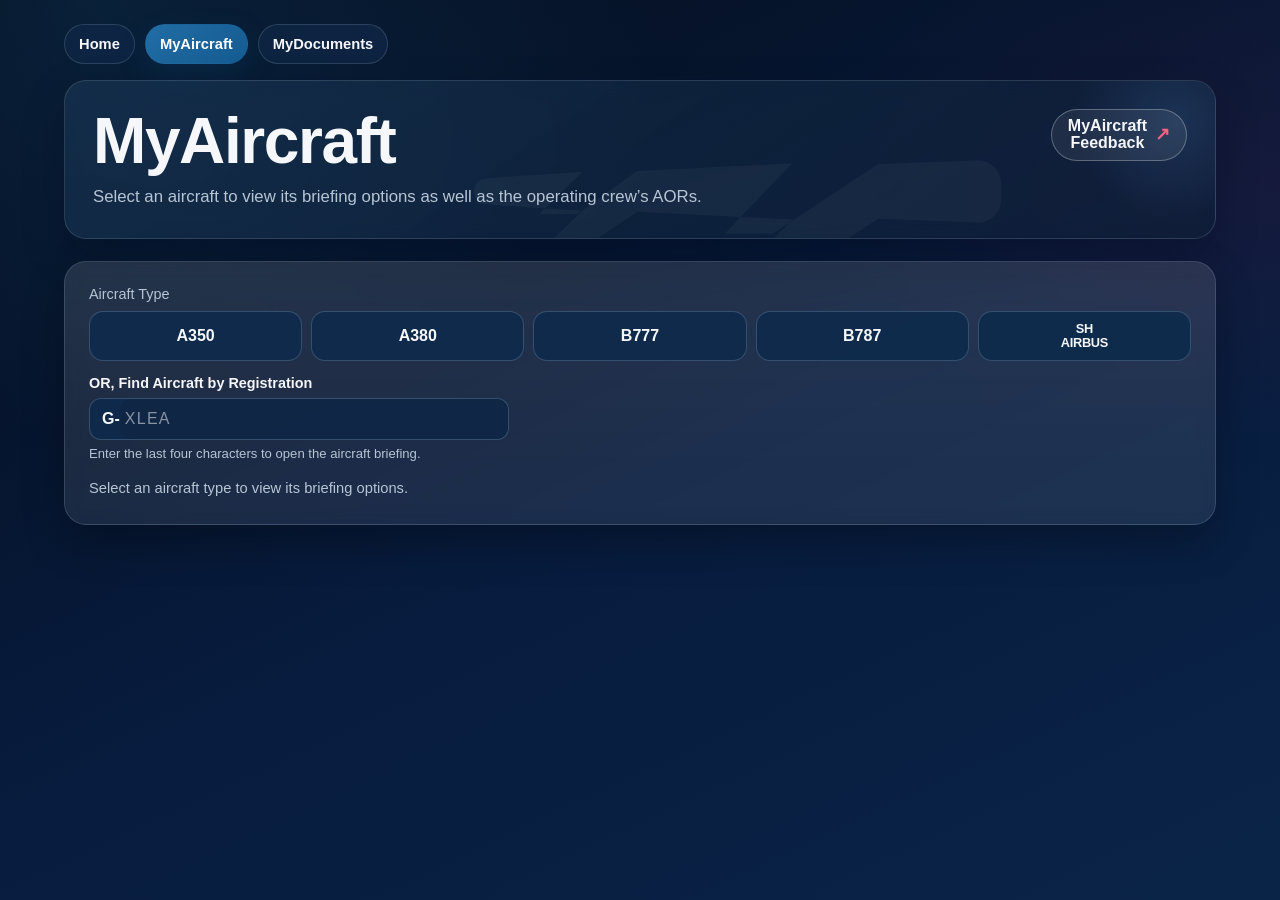
<file: briefing/index.html>
<!DOCTYPE html>
<html lang="en">
<head>
  <meta charset="UTF-8" />
  <meta name="viewport" content="width=device-width, initial-scale=1.0" />
  <title>MyAircraft</title>
  <meta name="description" content="Select an aircraft to view its briefing options as well as the operating crew’s AORs." />
  <link rel="icon" href="../favicon.ico">
  <link rel="icon" type="image/png" sizes="32x32" href="../favicon-32x32.png">
  <link rel="icon" type="image/png" sizes="16x16" href="../favicon-16x16.png">
  <link rel="apple-touch-icon" href="../apple-touch-icon.png">
  <link rel="stylesheet" href="../assets/css/fbp-shared.css">
  <style>
    .briefing-shell {
      --panel:rgba(9,30,59,.96);
      --panel-2:rgba(15,43,75,.92);
      --line:rgba(175,202,226,.16);
      --line-2:rgba(175,202,226,.24);
      --accent:#75b8df;
      --accent-2:#c8102e;
      --gold:#c8a51a;
      --cw:#4e86ff;
      --wtp:#ff5252;
      --wt:#f0c21a;
      --aor-fill:rgba(200,16,46,.22);
      --aor-stroke:rgba(200,16,46,.95);
      --chip-bg:rgba(117,184,223,.08);
      --chip-border:rgba(117,184,223,.22);
      --chip-expanded:rgba(200,16,46,.14);
      --chip-expanded-border:rgba(200,16,46,.4);
      --seat:#22314c;
      --seat-active:#75b8df;
      --shadow:0 18px 40px rgba(0,0,0,.28);
      --radius:22px;
      margin-top:22px;
    }
    body {
      margin:0;
      font-family:Inter,ui-sans-serif,system-ui,-apple-system,"Segoe UI",sans-serif;
      color:var(--text);
    }
    .briefing-controls {
      display:grid;
      grid-template-columns:1.25fr .75fr;
      gap:18px;
      margin-top:22px;
      margin-bottom:18px;
    }
    .briefing-shell:not(.has-aircraft) .briefing-controls{grid-template-columns:1fr}
    .hero-copy[hidden],.layout[hidden]{display:none!important}
    .briefing-card {
      background:linear-gradient(180deg,rgba(255,255,255,.03),rgba(255,255,255,.015));
      border:1px solid var(--line);
      border-radius:var(--radius);
      box-shadow:var(--shadow);
      backdrop-filter:blur(8px);
      padding:22px;
      color:var(--text);
    }
    .eyebrow{font-size:.8rem;text-transform:uppercase;letter-spacing:.14em;color:var(--accent);font-weight:800;margin-bottom:10px}
    .briefing-card h2,.position-panel h2,.meta-panel h2{margin:0;font-size:1.1rem;letter-spacing:-.02em}
    .briefing-card h3,.section h3{margin:0 0 10px;font-size:1rem;letter-spacing:-.02em}
    .briefing-card p,.section p,.section ul{margin:0;color:var(--muted);line-height:1.65;font-size:.96rem}
    .hero-copy h1{margin:0 0 10px;font-size:clamp(2rem,4vw,3.1rem);line-height:.95;letter-spacing:-.04em}
    .hero-copy p{max-width:760px}
    .control-label{color:var(--muted);font-size:.9rem;margin-bottom:9px}
    .registration-lookup{margin-top:14px}
    .registration-lookup[hidden]{display:none}
    .registration-lookup label{display:block;margin:0 0 7px;color:var(--text);font-size:.9rem;font-weight:750}
    .registration-entry{display:flex;align-items:center;gap:0;max-width:420px;border:1px solid var(--line-2);border-radius:12px;background:var(--panel-2);overflow:hidden}
    .registration-prefix{padding:11px 0 11px 12px;color:var(--text);font:inherit;font-weight:800}
    .registration-lookup input{width:100%;min-width:0;border:0;outline:0;padding:11px 12px 11px 5px;background:transparent;color:var(--text);font:inherit;letter-spacing:.08em;text-transform:uppercase}
    .registration-lookup input::placeholder{color:rgba(245,247,250,.52)}
    .registration-message{min-height:1.3em;margin-top:6px;color:var(--muted);font-size:.82rem}
    .registration-message.error{color:#ff9aa9}
    .summary-list{margin:0!important;padding-left:19px}
    .summary-list li{margin:0 0 2px}
    .aircraft-summary-list{grid-column:1/-1}
    .aircraft-summary-details{margin:10px 0 0;display:grid;grid-template-columns:minmax(0,1fr)}
    .aircraft-summary-details .aircraft-detail-row{display:grid;grid-template-columns:minmax(150px,.8fr) minmax(0,1.2fr);gap:12px;padding:8px 0;border-bottom:1px solid var(--line-2)}
    .aircraft-summary-details dt{color:var(--muted)}
    .aircraft-summary-details dd{margin:0;text-align:right;overflow-wrap:anywhere}
    .aircraft-summary-sep-title{display:block;margin-top:20px;padding-top:16px;border-top:1px solid var(--line-2)}
    @media(max-width:520px){.aircraft-summary-details .aircraft-detail-row{grid-template-columns:1fr;gap:3px}.aircraft-summary-details dd{text-align:left}}
    #registrationNotes:empty{display:none}
    #registrationNotes:not(:empty){margin-bottom:12px}
    .summary-sep-equipment{grid-column:1/-1}
    .summary-registration-error{margin-top:8px;color:var(--muted)}
    .aircraft-menu-back{margin-bottom:10px;min-height:40px;padding:8px 12px;border-radius:12px;border:1px solid var(--line-2);background:var(--panel-2);color:var(--text);font:inherit;font-weight:700;cursor:pointer}
    .aircraft-menu-back[hidden]{display:none}
    .aircraft-button-grid{display:grid;grid-template-columns:repeat(5,minmax(0,1fr));gap:9px}
    .aircraft-code-btn{width:100%;min-width:0;min-height:50px;padding:7px 4px;border-radius:14px;border:1px solid var(--line-2);background:var(--panel-2);color:var(--text);font:inherit;font-weight:800;cursor:pointer;transition:transform .16s ease,border-color .16s ease,background .16s ease,box-shadow .16s ease}
    .aircraft-code-btn-shorthaul{display:flex;flex-direction:column;align-items:center;justify-content:center;gap:2px;line-height:1;font-size:.8rem;letter-spacing:-.025em;white-space:nowrap}
    .position-panel[hidden]{display:none}
    .aircraft-code-btn:hover{transform:translateY(-1px);border-color:rgba(117,184,223,.42)}
    .aircraft-code-btn.active{background:linear-gradient(135deg,rgba(21,91,145,.48),rgba(200,16,46,.18));border-color:rgba(117,184,223,.5);box-shadow:0 10px 24px rgba(7,27,61,.28)}
    .action-row{display:flex;gap:10px;flex-wrap:wrap}
    .btn{border:none;border-radius:14px;padding:13px 18px;cursor:pointer;font:inherit;font-weight:800;transition:transform .18s ease,box-shadow .18s ease,background .18s ease}
    .btn:hover{transform:translateY(-1px)}
    .btn.primary{background:linear-gradient(135deg,#155b91,#216da5);color:#fff;box-shadow:0 10px 24px rgba(7,27,61,.28)}
    .btn.secondary{background:transparent;color:var(--text);border:1px solid var(--line-2)}
    .layout{display:grid;grid-template-columns:minmax(360px,560px) minmax(420px,1fr);gap:18px;align-items:start}
    .left-stack,.right-stack{display:grid;gap:18px}
    .aircraft-panel{position:sticky;top:16px}
    .panel-header,.title-row{display:flex;align-items:start;justify-content:space-between;gap:12px;margin-bottom:14px;flex-wrap:wrap}
    .subtle{color:var(--muted);font-size:.92rem;line-height:1.55;margin-top:4px}
    .badge{padding:8px 12px;border-radius:999px;background:rgba(117,184,223,.12);color:var(--accent);font-size:.82rem;font-weight:800;white-space:nowrap;border:1px solid rgba(117,184,223,.24)}
    .meta-grid{display:grid;grid-template-columns:repeat(4,minmax(0,1fr));gap:10px;margin-top:10px}
    .meta-stat,.legend-item,.small-card{padding:12px 14px;border-radius:16px;background:rgba(255,255,255,.03);border:1px solid rgba(255,255,255,.07)}
    .meta-stat strong,.small-card strong{display:block;font-size:1rem;margin-bottom:4px;letter-spacing:-.02em}
    .meta-stat span,.small-card span,.legend-item{color:var(--muted);font-size:.9rem;line-height:1.5}
    .meta-stat-link{display:flex;flex-direction:column;justify-content:center;text-align:left;text-decoration:none;color:var(--text);font:inherit;cursor:pointer;background:linear-gradient(135deg,rgba(21,91,145,.34),rgba(21,91,145,.12));border-color:rgba(117,184,223,.34);box-shadow:0 8px 20px rgba(7,27,61,.24)}
    .meta-stat-link:hover{border-color:rgba(117,184,223,.7);background:linear-gradient(135deg,rgba(21,91,145,.48),rgba(21,91,145,.2));transform:translateY(-1px)}
    .meta-stat-link:disabled{opacity:.58;cursor:not-allowed}
    .aircraft-wrap{display:flex;justify-content:center;padding:12px 0 4px}
    .diagram-shell{width:min(100%,440px);aspect-ratio:.44/1;position:relative}
    body.fbp-theme .diagram-shell.image-diagram button.position-hotspot{position:absolute;z-index:6;appearance:none;box-sizing:border-box!important;min-width:0!important;min-height:0!important;padding:0!important;border:0!important;border-radius:0!important;background:transparent!important;color:transparent!important;opacity:1!important;filter:none!important;box-shadow:none!important;outline:none!important;cursor:pointer;pointer-events:auto;-webkit-tap-highlight-color:transparent}
    body.fbp-theme .diagram-shell.image-diagram button.position-hotspot:hover,body.fbp-theme .diagram-shell.image-diagram button.position-hotspot:focus,body.fbp-theme .diagram-shell.image-diagram button.position-hotspot:focus-visible,body.fbp-theme .diagram-shell.image-diagram button.position-hotspot:active,body.fbp-theme .diagram-shell.image-diagram button.position-hotspot.active{background:transparent!important;color:transparent!important;opacity:1!important;filter:none!important;border:0!important;box-shadow:none!important;outline:none!important;transform:none!important}
    .diagram-shell svg{width:100%;height:100%;display:block;overflow:visible;filter:drop-shadow(0 20px 36px rgba(0,0,0,.28))}
    .seat-layer{position:absolute;inset:0;pointer-events:none}
    .seat-btn{position:absolute;width:38px;height:38px;border-radius:999px;border:2px solid rgba(255,255,255,.95);background:var(--seat);color:#fff;font-weight:900;font-size:1rem;cursor:pointer;transition:transform .18s ease,box-shadow .18s ease,background .18s ease;box-shadow:0 10px 18px rgba(0,0,0,.18);pointer-events:auto;z-index:5}
    .seat-btn:hover,.seat-btn:focus-visible{transform:scale(1.08);outline:none;box-shadow:0 16px 24px rgba(0,0,0,.26)}
    .seat-btn.active{background:var(--seat-active);color:#082218;border-color:rgba(255,255,255,.98);transform:scale(1.1)}
    .seat-btn.required::after{content:"";position:absolute;right:-2px;top:-2px;width:11px;height:11px;border-radius:50%;background:#ece04b;border:2px solid #163252}
    .legend{display:grid;grid-template-columns:repeat(2,minmax(0,1fr));gap:10px;margin-top:16px}
    .swatch{display:inline-block;width:10px;height:10px;border-radius:999px;margin-right:8px;vertical-align:middle}
    .aor-caption{margin-top:10px;min-height:22px;color:var(--muted);font-size:.9rem}
    .position-name{font-size:1.55rem;font-weight:900;letter-spacing:-.03em;margin:0}
    .pill-row{display:flex;gap:10px;flex-wrap:wrap;margin-bottom:16px}
    .pill{padding:8px 12px;border-radius:999px;background:rgba(255,255,255,.05);border:1px solid rgba(255,255,255,.08);color:var(--text);font-size:.88rem}
    .section{margin-top:18px;padding-top:18px;border-top:1px solid rgba(255,255,255,.08)}
    .section ul{padding-left:20px}
    .grid-2{display:grid;grid-template-columns:repeat(2,minmax(0,1fr));gap:12px}
    .chips{display:flex;flex-wrap:wrap;gap:10px}
    .equipment-chip{border:1px solid var(--chip-border);background:var(--chip-bg);color:#dff3ff;border-radius:14px;padding:10px 12px;font:inherit;cursor:pointer;transition:all .18s ease;user-select:none;white-space:nowrap}
    .equipment-chip:hover{transform:translateY(-1px)}
    .equipment-chip.expanded{transform:scale(1.04);background:var(--chip-expanded);border-color:var(--chip-expanded-border);color:#f4fffb}
    .equipment-chip.seat{border-color:rgba(117,184,223,.38);font-weight:800}
    .equipment-chip.seat .qty,.equipment-chip.seat .code,.equipment-chip.seat .full-name,.equipment-chip.seat .location-name{font-weight:800}
    .equipment-chip.area{border-color:rgba(255,255,255,.14)}
    .equipment-chip.ofcr{background:rgba(139,125,255,.12);border-color:rgba(139,125,255,.28)}
    .equipment-chip.fcrc,.equipment-chip.ccrc,.equipment-chip.ofar{background:rgba(255,125,125,.12);border-color:rgba(255,125,125,.28)}
    .equipment-chip .qty{font-weight:900;margin-right:4px}
    .equipment-chip .code{font-weight:900;letter-spacing:.02em}
    .equipment-chip .full-name,.equipment-chip .location-name{display:none;margin-left:8px;color:#d8efe8;font-weight:600}
    .equipment-chip.expanded .full-name,.equipment-chip.expanded .location-name{display:inline}
    .error-box{padding:18px;border-radius:16px;background:rgba(255,125,125,.08);border:1px solid rgba(255,125,125,.22);color:#ffdede;line-height:1.6}
    .loading{display:inline-flex;align-items:center;gap:10px;color:var(--muted)}
    .dot{width:10px;height:10px;border-radius:50%;background:var(--accent);display:inline-block;animation:pulse 1.2s infinite ease-in-out}
    @keyframes pulse{0%,100%{opacity:.35;transform:scale(.9)}50%{opacity:1;transform:scale(1.1)}}
    .footer-note{margin-top:16px;padding:12px 14px;border-radius:16px;background:rgba(255,255,255,.03);border:1px solid rgba(255,255,255,.06);color:var(--muted);font-size:.9rem;line-height:1.6}
    @media (max-width:1180px){.briefing-controls,.layout{grid-template-columns:1fr}.aircraft-panel{position:static}.aircraft-button-grid{grid-template-columns:repeat(3,minmax(0,1fr))}}
    @media (max-width:720px){.meta-grid,.grid-2,.legend{grid-template-columns:1fr 1fr}.aircraft-button-grid{grid-template-columns:repeat(3,minmax(0,1fr))}.seat-btn{width:34px;height:34px;font-size:.95rem}}
    @media (max-width:520px){.aircraft-button-grid,.legend,.grid-2{grid-template-columns:1fr}.meta-grid{grid-template-columns:repeat(2,minmax(0,1fr))}}
  </style>
</head>
<body class="fbp-theme">
  <main class="fbp-shell">


    <section class="fbp-hero">
      <div class="fbp-aircraft-bg" aria-hidden="true">
  <svg viewBox="0 0 1200 360" xmlns="http://www.w3.org/2000/svg">
    <g opacity="0.9" transform="translate(390 74) scale(1.12)">
      <path d="M566.5 95.5C550.4 96.5 508.9 97.8 456 99.8L337 178.5H283L359 99.2C307.4 101.3 247.4 104.2 184 107.6L117 156H74L122.5 108.8C74.1 111.5 34.3 114.2 11.8 116.5C4.7 117.2 0 123.5 0 130.6C0 137.8 5 144.1 12.1 144.8C34.8 147.1 74.7 149.7 122.7 152.4L74 199H117L184.6 153.5C248.3 156.9 308.3 159.9 359.7 162L283 239.5H337L456.3 161.4C509.2 163.4 550.5 164.8 566.5 165.8C582.1 166.8 595 154.6 595 139.1V122.2C595 106.7 582 94.5 566.5 95.5Z" fill="currentColor"/>
    </g>
  </svg>
</div>
      <div class="fbp-topbar">
        <div>
          <h1 class="fbp-title" id="pageTitle">MyAircraft</h1>
          <p class="fbp-subtitle" id="pageIntro">Select an aircraft to view its briefing options as well as the operating crew’s AORs.</p>
        </div>
        <div class="fbp-toolbar">
          <a class="fbp-button fbp-feedback-button" href="mailto:u155573@ba.com?subject=Feedback%20for%20MyAircraft"><span class="feedback-label"><span>MyAircraft</span><span>Feedback</span></span><span class="feedback-arrow" aria-hidden="true">↗</span></a>
        </div>
      </div>
    </section>

    <section class="briefing-shell">
      <section class="briefing-controls">
        <div class="briefing-card hero-copy" hidden>
          <div class="eyebrow">Flight Briefing Pack</div>
          <h1 id="aircraftHeaderTitle">Aircraft Layout</h1>
          <p id="aircraftHeaderSub">Tap a numbered position to open its full briefing.</p>
        </div>
        <div class="briefing-card">
          <div class="control-label" id="aircraftMenuLabel">Aircraft Type</div>
          <button id="aircraftMenuBack" class="aircraft-menu-back" type="button" hidden>Back to Aircraft Types</button>
          <div id="aircraftButtonGrid" class="aircraft-button-grid"></div>
          <div id="registrationLookup" class="registration-lookup">
            <label for="registrationInput">OR, Find Aircraft by Registration</label>
            <div class="registration-entry"><span class="registration-prefix" aria-hidden="true">G-</span><input id="registrationInput" type="text" inputmode="text" autocomplete="off" maxlength="4" pattern="[A-Za-z0-9]{4}" aria-describedby="registrationMessage" placeholder="XLEA" /></div>
            <div class="registration-message" id="registrationMessage" aria-live="polite">Enter the last four characters to open the aircraft briefing.</div>
          </div>
          <div class="subtle" id="selectorSummary" style="margin-top:14px;">Select an aircraft type to view its briefing options.</div>
        </div>
      </section>

      <section class="layout" hidden>
        <div class="left-stack">
          <div class="briefing-card aircraft-panel">
            <div class="panel-header">
              <div>
                <h2>Aircraft Layout</h2>
                <div class="subtle">Tap a numbered position to open its full briefing.</div>
              </div>
            </div>
            <div class="meta-grid" id="summaryStats"></div>
            <div class="aircraft-wrap">
              <div class="diagram-shell">
                <svg id="aircraftSvg" viewBox="0 0 420 980" xmlns="http://www.w3.org/2000/svg"></svg>
                <div id="seatLayer" class="seat-layer"></div>
              </div>
            </div>
            <div id="aorCaption" class="aor-caption"></div>
          </div>
        </div>
        <div class="right-stack">
          <div class="briefing-card position-panel" id="positionPanel" hidden>
            <h2>Position Briefing</h2>
            <div id="positionContent" class="section" style="margin-top:12px;padding-top:0;border-top:none;"></div>
          </div>
          <div class="briefing-card meta-panel">
            <h2>Aircraft Summary</h2>
            <div id="aircraftMetaContent" class="section" style="margin-top:12px;padding-top:0;border-top:none;"></div>
          </div>
        </div>
      </section>
    </section>
  </main>
  <script>

const BASE_DATA_PATH="../data",SVG_NS="http://www.w3.org/2000/svg",STATE={activeCode:null,activeMeta:null,activeData:null,activePosition:null,activeDeck:null};
function loadScript(src){return new Promise((resolve,reject)=>{const existing=document.querySelector(`script[data-load-src="${src}"]`);if(existing){if(existing.dataset.loaded==="true"){resolve();return}existing.addEventListener("load",()=>resolve(),{once:true});existing.addEventListener("error",()=>reject(new Error(`Failed loading ${src}`)),{once:true});return}const s=document.createElement("script");s.src=src;s.dataset.loadSrc=src;s.async=false;s.addEventListener("load",()=>{s.dataset.loaded="true";resolve()},{once:true});s.addEventListener("error",()=>reject(new Error(`Failed loading ${src}`)),{once:true});document.head.appendChild(s)})}
const esc=v=>String(v).replaceAll("&","&amp;").replaceAll("<","&lt;").replaceAll(">","&gt;").replaceAll('"',"&quot;").replaceAll("'","&#039;");
const svgEl=(tag,attrs={})=>{const el=document.createElementNS(SVG_NS,tag);Object.entries(attrs).forEach(([k,v])=>el.setAttribute(k,v));return el};
function expandAcronym(code){const groups=globalThis.ACRONYMS||{};for(const group of Object.values(groups)){if(group&&typeof group==="object"&&code in group)return group[code]}return code}
function locationTypeLabel(type){switch((type||"").toLowerCase()){case"seat":return"Under crew seat";case"area":return"In assigned area";case"fcrc":return expandAcronym("FCRC");case"ccrc":return expandAcronym("CCRC");case"ofcr":return expandAcronym("OFCR");case"ofar":return expandAcronym("OFAR");default:return""}}
function restSummary(meta){if(!meta.includesRestFacilities)return"No crew rest facilities";return[meta.flightCrewRest,meta.cabinCrewRest].filter(Boolean).map(expandAcronym).join(" + ")}
function bootError(message){document.getElementById("positionContent").innerHTML=`<div class="error-box"><strong>Aircraft data not loaded.</strong><br>${esc(message)}</div>`}
async function boot(){try{await loadScript(`${BASE_DATA_PATH}/acronyms.js`);await loadScript(`${BASE_DATA_PATH}/equipment.js`);await loadScript(`${BASE_DATA_PATH}/aircraft.js`);await loadScript(`${BASE_DATA_PATH}/aircraft-registrations.js`);await loadScript(`${BASE_DATA_PATH}/aircraft-diagrams.js`);if(!globalThis.AIRCRAFT||!globalThis.AIRCRAFT_ORDER)throw new Error(`Loaded ${BASE_DATA_PATH}/aircraft.js but AIRCRAFT or AIRCRAFT_ORDER is still missing.`);initApp()}catch(err){bootError(err.message)}}
function initApp(){
const pageTitle=document.getElementById("pageTitle"),pageIntro=document.getElementById("pageIntro"),aircraftButtonGrid=document.getElementById("aircraftButtonGrid"),aircraftMenuLabel=document.getElementById("aircraftMenuLabel"),aircraftMenuBack=document.getElementById("aircraftMenuBack"),aircraftHeaderTitle=document.getElementById("aircraftHeaderTitle"),aircraftHeaderSub=document.getElementById("aircraftHeaderSub"),summaryStats=document.getElementById("summaryStats"),aircraftSvg=document.getElementById("aircraftSvg"),seatLayer=document.getElementById("seatLayer"),aircraftMetaContent=document.getElementById("aircraftMetaContent"),positionContent=document.getElementById("positionContent"),positionPanel=document.getElementById("positionPanel"),selectorSummary=document.getElementById("selectorSummary"),aorCaption=document.getElementById("aorCaption"),registrationLookup=document.getElementById("registrationLookup"),registrationInput=document.getElementById("registrationInput");
const css=n=>getComputedStyle(document.documentElement).getPropertyValue(n).trim(),ZONE_STYLES={F:{name:"First",color:css("--gold")},CW:{name:"Club World",color:css("--cw")},WTP:{name:"World Traveller Plus",color:css("--wtp")},WT:{name:"World Traveller",color:css("--wt")}};
const clearDiagram=()=>{aircraftSvg.innerHTML="";aircraftSvg.setAttribute("viewBox","0 0 420 980");aircraftSvg.parentElement.classList.remove("image-diagram");aircraftSvg.parentElement.style.aspectRatio="";seatLayer.innerHTML="";aorCaption.textContent=""};
const AIRCRAFT_FAMILIES=[
  {label:"A350",direct:{label:"351",code:"351"}},
  {label:"A380",options:[{label:"38A",code:"38A"},{label:"38T",code:"38T"}]},
  {label:"B777",options:["77S","77T","77M","77L","77H"].map(code=>({label:code,code}))},
  {label:"B787",options:["78E","789","78N","781","78Z"].map(code=>({label:code,code}))},
  {label:"Shorthaul Airbus",options:[
    {label:"319",code:"319"},
    {label:"31C",code:"31C"},
    {label:"32P",options:[
      {label:"TTNA-TTNL",displayLabel:"32P (TTNA-TTNL)",code:"32P"},
      {label:"TTNM-TTNU",displayLabel:"32P (TTNM-TTNU)",code:"32P"},
      {label:"TTNV-TTNZ",displayLabel:"32P (TTNV-TTNZ)",code:"32P"},
      {label:"TTSA-TTSJ",displayLabel:"32P (TTSA-TTSJ)",code:"32P"}
    ]},
    {label:"32N",options:[
      {label:"TTNA-TTNL",displayLabel:"32P (TTNA-TTNL)",code:"32P"},
      {label:"TTNM-TTNU",displayLabel:"32P (TTNM-TTNU)",code:"32P"},
      {label:"TTNV-TTNZ",displayLabel:"32P (TTNV-TTNZ)",code:"32P"},
      {label:"TTSA-TTSJ",displayLabel:"32P (TTSA-TTSJ)",code:"32P"}
    ]},
    {label:"32H",code:"32H"},
    {label:"32R",code:"32R"},
    {label:"32Y",options:[
      {label:"NEOP-NEOZ",displayLabel:"32Y (NEOP-NEOZ)",code:"32Y"},
      {label:"TNEA-TNEC",displayLabel:"32Y (TNEA-TNEC)",code:"32Y"},
      {label:"TNED-TNEH",displayLabel:"32Y (TNED-TNEH)",code:"32Y"}
    ]}
  ]}
];
function makeAircraftButton(label,{family=null,option=null,direct=false}={}){
  const btn=document.createElement("button");btn.type="button";btn.className="aircraft-code-btn";btn.textContent=label;
  if(family?.label==="Shorthaul Airbus"&&!option&&!direct){btn.classList.add("aircraft-code-btn-shorthaul");btn.setAttribute("aria-label","Shorthaul Airbus");btn.innerHTML="<span>SH</span><span>AIRBUS</span>"}
  if(family)btn.dataset.family=family.label;
  if(option){btn.dataset.aircraftCode=option.code;btn.dataset.aircraftLabel=option.displayLabel||option.label}
  if(direct){btn.dataset.aircraftCode=direct.code;btn.dataset.aircraftLabel=direct.label}
  btn.addEventListener("click",()=>{
    if(direct){selectAircraft(direct.code);return}
    if(option?.options){renderFamilyOptions(option,family);return}
    if(option?.code==="38T"){selectAircraft("38T");return}
    if(option?.code==="38A"){renderDeckOptions("38A");return}
    if(option){selectAircraft(option.code,option.displayLabel||option.label);return}
    renderFamilyOptions(family);
  });
  return btn;
}
function renderFamilyMenu(){
  aircraftMenuLabel.textContent="Aircraft Type";aircraftMenuBack.hidden=true;aircraftButtonGrid.innerHTML="";registrationLookup.hidden=false;
  selectorSummary.textContent="Select an aircraft type to view its briefing options.";
  AIRCRAFT_FAMILIES.forEach(family=>aircraftButtonGrid.appendChild(makeAircraftButton(family.label,{family,direct:family.direct})));
  updateButtons();
}
function renderFamilyOptions(family,parentFamily=null){
  aircraftMenuLabel.textContent=`${family.label} options`;aircraftMenuBack.hidden=false;aircraftMenuBack.textContent=parentFamily?`Back to ${parentFamily.label}`:"Back to Aircraft Types";aircraftMenuBack.onclick=parentFamily?()=>renderFamilyOptions(parentFamily):returnToBriefingStart;aircraftButtonGrid.innerHTML="";
  family.options.forEach(option=>aircraftButtonGrid.appendChild(makeAircraftButton(option.label,{family,option})));
  selectorSummary.textContent="Select an aircraft configuration to load its briefing.";updateButtons();
}
function renderDeckOptions(code){
  const family=AIRCRAFT_FAMILIES.find(item=>item.label==="A380");
  aircraftMenuLabel.textContent=`${code} deck`;aircraftMenuBack.hidden=false;aircraftMenuBack.textContent="Back to A380 options";aircraftMenuBack.onclick=()=>renderFamilyOptions(family);aircraftButtonGrid.innerHTML="";
  [{key:"MD",label:"Main Deck"},{key:"UD",label:"Upper Deck"}].forEach(deck=>{
    const button=document.createElement("button");button.type="button";button.className="aircraft-code-btn";button.textContent=deck.label;button.dataset.aircraftCode=code;button.dataset.aircraftLabel=`${code} ${deck.key}`;button.addEventListener("click",()=>selectAircraft(code,null,deck.key,registrationInput.value||null));aircraftButtonGrid.appendChild(button);
  });
  selectorSummary.textContent=`Select Main Deck or Upper Deck for ${code}.`;updateButtons();
}
function returnToBriefingStart(){
  STATE.activeCode=null;STATE.activeSelectorLabel=null;STATE.activeMeta=null;STATE.activeData=null;STATE.activePosition=null;STATE.activeDeck=null;
  registrationLookup.hidden=false;registrationInput.value="";document.getElementById("registrationMessage").textContent="Enter the last four characters to open the aircraft briefing.";document.getElementById("registrationMessage").classList.remove("error");
  document.querySelector(".briefing-shell").classList.remove("has-aircraft");
  document.querySelector(".hero-copy").hidden=true;
  document.querySelector(".layout").hidden=true;
  pageTitle.textContent="MyAircraft";
  pageIntro.textContent="Select an aircraft to view its briefing options as well as the operating crew’s AORs.";
  aircraftHeaderTitle.textContent="Aircraft Layout";
  aircraftHeaderSub.textContent="Tap a numbered position to open its full briefing.";
  clearDiagram();
  const url=new URL(window.location.href);url.searchParams.delete("code");window.history.replaceState({},"",url.toString());
  renderFamilyMenu();
  window.scrollTo({top:0,behavior:"smooth"});
}
function updateButtons(){[...aircraftButtonGrid.children].forEach(btn=>btn.classList.toggle("active",btn.dataset.aircraftCode===STATE.activeCode&&btn.dataset.aircraftLabel===STATE.activeSelectorLabel))}
function setRegistrationExample(code){const registrations=Object.values(globalThis.AIRCRAFT_REGISTRATIONS||{});const match=registrations.find(item=>item.airfile===code);registrationInput.placeholder=match?.registration||"XXXX"}
function setLoading(meta,registration=""){setRegistrationExample(meta.airfile||meta.code);setRegistrationExample(meta.airfile||meta.code);document.querySelector(".briefing-shell").classList.add("has-aircraft");document.querySelector(".hero-copy").hidden=false;document.querySelector(".layout").hidden=false;positionPanel.hidden=true;registrationLookup.hidden=false;registrationInput.value=registration||"";pageTitle.textContent="MyAircraft";selectorSummary.textContent=`${meta.selectorLabel} · ${meta.fullName} · ${meta.configName}`;aircraftHeaderTitle.textContent=`${meta.selectorLabel} · ${meta.fullName}`;aircraftHeaderSub.textContent="Loading aircraft data...";summaryStats.innerHTML=`<div class="meta-stat"><strong>—</strong><span>Legal Minimum Crew</span></div><div class="meta-stat"><strong>—</strong><span>Standard Crew Compliment</span></div><button class="meta-stat meta-stat-link" type="button" disabled><strong>BA AOR Diagrams</strong><span>Loading…</span></button><button class="meta-stat meta-stat-link" type="button" disabled><strong>Delivery Standards</strong><span>Loading…</span></button>`;aircraftMetaContent.innerHTML=`<div class="loading"><span class="dot"></span>Loading aircraft summary...</div>`;positionContent.innerHTML=`<div class="loading"><span class="dot"></span>Loading aircraft briefing...</div>`;clearDiagram()}

function applyAircraftDiagram(code,data,deck){const configured=globalThis.AIRCRAFT_DIAGRAMS?.[code];const diagram=configured?.decks?configured.decks[deck]:configured;if(!diagram)return data;const legacy=data.diagram;if(!legacy)return{...data,diagram};const merged={...legacy,...diagram};for(const key of ["positionPanels","fuselageClipPath","aorAreaIds","aorShapes","demoPoints"]){if(diagram[key]==null&&legacy[key]!=null)merged[key]=legacy[key]}if(diagram.positionPanels==null&&legacy.positionPanels)merged.viewBox=legacy.viewBox||diagram.viewBox;return{...data,diagram:merged}}
async function loadDataset(code,deck=null){const key=`AOR_${code}`;
if(globalThis[key])return applyAircraftDiagram(code,globalThis[key],deck);
const meta=globalThis.AIRCRAFT[code];
if(meta?.haul==="shorthaul"&&globalThis.AIRCRAFT_DIAGRAMS?.[code])return applyAircraftDiagram(code,{aircraftCode:code,positions:[]},deck);
const configuredPath=meta?.dataPath;const path=configuredPath?(configuredPath.startsWith("data/")?`${BASE_DATA_PATH}/${configuredPath.slice(5)}`:configuredPath):`${BASE_DATA_PATH}/aircraft/${code}.js`;
try{await loadScript(path)}catch(error){if(globalThis.AIRCRAFT_DIAGRAMS?.[code])return applyAircraftDiagram(code,{aircraftCode:code,positions:[]},deck);throw error}
if(!globalThis[key])throw new Error(`Loaded ${path} but ${key} was not created.`);
return applyAircraftDiagram(code,globalThis[key],deck)
}

function syncUrl(code){const url=new URL(window.location.href);url.searchParams.set("code",code);window.history.replaceState({},"",url.toString())}
function renderMissing(meta,err){pageTitle.textContent="MyAircraft";positionPanel.hidden=false;aircraftHeaderTitle.textContent=`${meta.selectorLabel} · ${meta.fullName}`;aircraftHeaderSub.textContent=`${meta.selectorSubLabel}${meta.includesRestFacilities?` · ${restSummary(meta)}`:meta.includesRestFacilities===false?" · No crew rest facilities":""}`;positionContent.innerHTML=`<div class="error-box"><strong>Aircraft data file not available yet.</strong><br>${esc(err.message)}</div>`;aircraftMetaContent.innerHTML=`<div class="grid-2"><div class="small-card"><strong>Aircraft</strong><span>${esc(meta.fullName)}<br>${esc(meta.configName)} · ${esc(meta.manufacturer)}</span></div><div class="small-card"><strong>Cabins</strong><span>${esc((meta.classes||[]).map(expandAcronym).join(" · ")||"Details pending")}</span></div><div class="small-card"><strong>Crew rest</strong><span>${meta.includesRestFacilities?esc(restSummary(meta)):meta.includesRestFacilities===false?"No crew rest facilities":"Details pending"}</span></div><div class="small-card"><strong>Expected file</strong><span>${esc(meta.dataPath||`${BASE_DATA_PATH}/aircraft/${meta.code}.js`)}</span></div></div>`}
function renderGeneric(meta,data){clearDiagram();const width=420,height=986,body="M138 18 Q102 56 96 122 L82 824 Q80 902 120 952 Q155 968 210 968 Q265 968 300 952 Q340 902 338 824 L324 122 Q318 56 282 18 Z";aircraftSvg.setAttribute("viewBox",`0 0 ${width} ${height}`);const defs=svgEl("defs"),clip=svgEl("clipPath",{id:"genericClip"});clip.appendChild(svgEl("path",{d:body}));defs.appendChild(clip);aircraftSvg.appendChild(defs);aircraftSvg.appendChild(svgEl("path",{d:body,fill:"#eef3fb",stroke:"rgba(58,74,102,.9)","stroke-width":"4"}));const g=svgEl("g",{"clip-path":"url(#genericClip)"});let y=110;(meta.classes||[]).forEach((code,i,arr)=>{const h=code==="F"?80:(i===arr.length-1?310:180);g.appendChild(svgEl("rect",{x:102,y,width:216,height:h,rx:"18",fill:ZONE_STYLES[code]?.color||"#777",opacity:"0.34"}));y+=h+16});aircraftSvg.appendChild(g);seatLayer.innerHTML="";const positions=data?.positions||[];positions.forEach((pos,index)=>{const column=index%2,row=Math.floor(index/2),rows=Math.ceil(positions.length/2),button=document.createElement("button");button.className="seat-btn";button.type="button";button.textContent=String(pos.number);button.dataset.position=String(pos.number);button.setAttribute("aria-label",`Show position ${pos.number} briefing`);button.setAttribute("aria-pressed","false");button.style.left=`${(column===0?31:59)}%`;button.style.top=`${(10+row/Math.max(rows,1)*77)}%`;button.addEventListener("click",()=>{if(STATE.activePosition?.number===pos.number)showAllPositionsList();else setActivePosition(pos.number)});seatLayer.appendChild(button)});aorCaption.textContent="Schematic aircraft layout. Select a numbered crew position to view its available briefing details."}
function renderConfiguredDiagram(data){
  const diagram=data.diagram;
  const {width,height}=diagram.viewBox;
  clearDiagram();
  aircraftSvg.setAttribute("viewBox",`0 0 ${width} ${height}`);
  aircraftSvg.parentElement.classList.add("image-diagram");
  aircraftSvg.parentElement.style.aspectRatio=`${width}/${height}`;
  aircraftSvg.appendChild(svgEl("image",{href:diagram.image,x:0,y:0,width,height,preserveAspectRatio:"none"}));
  const defs=svgEl("defs");
  const clipId=`aorClip${data.aircraftCode}`;
  if(diagram.fuselageClipPath){
    const clip=svgEl("clipPath",{id:clipId});
    clip.appendChild(svgEl("path",{d:diagram.fuselageClipPath}));
    defs.appendChild(clip);
  }
  if(defs.childElementCount)aircraftSvg.appendChild(defs);
  const aorLayer=svgEl("g",diagram.fuselageClipPath?{"clip-path":`url(#${clipId})`}:{});
  Object.entries(diagram.aorShapes||{}).forEach(([id,path])=>{
    aorLayer.appendChild(svgEl("path",{d:path,fill:"var(--aor-fill)",stroke:"var(--aor-stroke)","stroke-width":"2",opacity:"0","data-aor-id":id}));
  });
  aircraftSvg.appendChild(aorLayer);
  const demoLayer=svgEl("g",{"data-demo-layer":String(data.aircraftCode),"aria-hidden":"true"});
  Object.entries(diagram.demoPoints||{}).forEach(([number,[x,y]])=>{
    const marker=svgEl("g",{"data-demo-position":number,opacity:"0",transform:`translate(${x} ${y})`});
    marker.appendChild(svgEl("circle",{cx:0,cy:0,r:10,fill:"#101a2b",stroke:"#fff","stroke-width":"1.5"}));
    const label=svgEl("text",{x:0,y:3.5,"text-anchor":"middle",fill:"#fff","font-size":"9","font-weight":"700","font-family":"Arial, sans-serif"});
    label.textContent=number;
    marker.appendChild(label);
    demoLayer.appendChild(marker);
  });
  aircraftSvg.appendChild(demoLayer);
  seatLayer.innerHTML="";
  (data.positions||[]).forEach(pos=>{
    const panel=diagram.positionPanels?.[pos.number];
    if(!panel)return;
    const button=document.createElement("button");
    button.className="position-hotspot";
    button.type="button";
    button.dataset.position=String(pos.number);
    button.setAttribute("aria-label",`Show position ${pos.number} briefing`);
    button.setAttribute("aria-pressed","false");
    button.style.left=`${panel.x/width*100}%`;
    button.style.top=`${panel.y/height*100}%`;
    button.style.width=`${panel.w/width*100}%`;
    button.style.height=`${panel.h/height*100}%`;
    button.addEventListener("click",()=>{
      if(STATE.activePosition?.number===pos.number)showAllPositionsList();
      else setActivePosition(pos.number);
    });
    seatLayer.appendChild(button);
  });
}
function setDemoMarker(pos){aircraftSvg.querySelectorAll("[data-demo-position]").forEach(el=>el.setAttribute("opacity","0"));if(!STATE.activeData?.diagram?.demoPoints||!pos?.demo?.position)return;const marker=aircraftSvg.querySelector(`[data-demo-position="${pos.number}"]`);if(marker)marker.setAttribute("opacity","1")}
function setAorOverlay(pos){aorCaption.textContent="";aircraftSvg.querySelectorAll("[data-aor-id]").forEach(el=>el.setAttribute("opacity","0"));if(!STATE.activeData?.diagram?.aorAreaIds||!pos?.aor?.hasAor||!pos.aor.area)return;const ids=STATE.activeData.diagram.aorAreaIds[pos.aor.area]||[];ids.forEach(id=>{const el=aircraftSvg.querySelector(`[data-aor-id="${id}"]`);if(el)el.setAttribute("opacity","1")});if(ids.length)aorCaption.textContent=`AOR highlighted: ${pos.aor.area}`}
const CABIN_DISPLAY_ORDER=[{code:"F",breakdownCode:"F",name:"First",seatKey:"first"},{code:"J",breakdownCode:"CW",name:"Club World",seatKey:"clubWorld"},{code:"W",breakdownCode:"WTP",name:"World Traveller Plus",seatKey:"worldTravellerPlus"},{code:"M",breakdownCode:"WT",name:"World Traveller",seatKey:"worldTraveller"},{code:"CE",breakdownCode:"CE",name:"Club Europe",seatKey:"clubEurope"},{code:"ET",breakdownCode:"ET",name:"Euro Traveller",seatKey:"euroTraveller"}];
const REST_AREA_NAMES={OFCR:"Overhead Flight Crew Rest",OFAR:"Overhead Flight Attendant Rest",FCRC:"Flight Crew Rest Compartment",CCRC:"Cabin Crew Rest Compartment"};
function summaryList(items,emptyText="None listed"){return items.length?`<ul class="summary-list">${items.map(item=>`<li>${esc(item)}</li>`).join("")}</ul>`:`<span>${esc(emptyText)}</span>`}
function displayWifiType(value){return String(value||"").trim().toUpperCase()==="BA"?"BA-WiFi (Free Messaging)":value}
function renderAircraftSummary(meta,data){
  const record=globalThis.getAircraftByRegistration?.(registrationInput.value.trim());
  const matching=record?.airfile===(meta.airfile||meta.code)?record:null;
  const typeRecords=Object.values(globalThis.AIRCRAFT_REGISTRATIONS||{}).filter(item=>item.airfile===(meta.airfile||meta.code));
  const registrationValue=key=>{if(matching&&matching[key]!==undefined&&matching[key]!==null&&matching[key]!=="")return matching[key];const values=[...new Set(typeRecords.map(item=>item[key]).filter(value=>value!==undefined&&value!==null&&value!==""))];return values.length===1?values[0]:values.length>1?"Varies by registration":meta[key]};
  const crew=data?.crew||meta.crew||{};
  const spareSeats=crew.spareCrewSeats||[];
  const seats=spareSeats.length?spareSeats.map(seat=>`${seat.seat}${seat.facing?` ${seat.facing}`:""}`).join(", "):"None";
  const breakdown=meta.seatBreakdown||{};
  const seatText=CABIN_DISPLAY_ORDER.filter(c=>Number(breakdown[c.seatKey])>0).map(c=>`${c.breakdownCode}: ${breakdown[c.seatKey]}`).join(" · ")||"Not listed";
  const detailValue=value=>value===null||value===undefined||value===""?"Not listed":value;
  const restName=value=>value?REST_AREA_NAMES[value]||value:"Not listed";
  const equipment=matching?.sepEquipment||meta.emergencyEquipmentSummary||[];
  const equipmentLabel=[
    ["AED","AED (Defibrillator)",["AED"]],
    ["M5","M5 Medical Kit",["M5"]],
    ["RES","Resuscitation Kit",["RES"]],
    ["RESTRAINT","Restraint Kit",["RESTRAINT","RK"]],
    ["FE","Fire Extinguishers",["FE"]],
    ["WEX","Water Extinguishers",["WEX"]]
  ];
  const equipmentRows=equipmentLabel.map(([code,label,aliases])=>{
    const item=equipment.find(entry=>aliases.includes(String(entry.code).toUpperCase()));
    return [label,item?.location||"Not listed"];
  });
  let values;
  let sectionTitle;
  if(meta.haul==="shorthaul"){
    sectionTitle="Short Haul Aircraft";
    const newSeat=registrationValue("newShorthaulSeat"),xlBins=registrationValue("xlOverheadBins");
    values=[
      ["Registration",matching?.registration||"Not entered"],
      ["Short Name",detailValue(meta.shortName)],
      ["Total Crew Seats",detailValue(crew.totalCrewSeats)],
      ["Standard Crew Compliment",detailValue(crew.standardCrewCompliment)],
      ["Legal Minimum Crew",detailValue(crew.legalMinimum)],
      ["Spare Crew Seats",seats],
      ["Cabin Configuration",detailValue(meta.configName)],
      ["Total Seats",detailValue(meta.totalSeats)],
      ["New Short Haul Seat",typeof newSeat==="boolean"?(newSeat?"Yes":"No"):detailValue(newSeat)],
      ["XL Overhead Bins",typeof xlBins==="boolean"?(xlBins?"Yes":"No"):detailValue(xlBins)],
      ["Wi-Fi Type",detailValue(displayWifiType(registrationValue("wifiType")))],
      ["Livery",detailValue(registrationValue("livery"))]
    ];
  }else{
    sectionTitle="Long Haul Aircraft";
    const firstProduct=registrationValue("firstProduct");
    const clubWorldProduct=registrationValue("clubWorldProduct");
    values=[
      ["Registration",matching?.registration||"Not entered"],
      ["Short Name",detailValue(meta.shortName)],
      ["Total Crew Seats",detailValue(crew.totalCrewSeats)],
      ["Standard Crew Compliment",detailValue(crew.standardCrewCompliment)],
      ["Legal Minimum Crew",detailValue(crew.legalMinimum)],
      ["Spare Crew Seats",seats],
      ["Cabin Configuration",detailValue(meta.configName)],
      ["Total Seats",detailValue(meta.totalSeats)],
      ["Seat Breakdown",seatText],
      ...(meta.classes?.includes("F")||matching?.firstProduct?[["First Product",detailValue(firstProduct)]]:[]),
      ...(clubWorldProduct?[["Club World Product",detailValue(clubWorldProduct)]]:[]),
      ["Flight Crew Rest",meta.flightCrewRest?restName(meta.flightCrewRest):null],
      ["Cabin Crew Rest",meta.cabinCrewRest?restName(meta.cabinCrewRest):null],
      ["Wi-Fi Type",detailValue(displayWifiType(registrationValue("wifiType")))],
      ["Livery",detailValue(registrationValue("livery"))]
    ];
  }
  const detailRows=values.filter(([,value])=>value!==null&&value!==undefined&&value!=="").map(([label,value])=>`<div class="aircraft-detail-row"><dt>${esc(label)}</dt><dd>${esc(String(value))}</dd></div>`).join("");
  const sepRows=equipmentRows.map(([label,value])=>`<div class="aircraft-detail-row"><dt>${esc(label)}</dt><dd>${esc(value)}</dd></div>`).join("");
  const error=registrationInput.value.trim()&&!matching?`<p class="summary-registration-error">${record?"This registration belongs to a different aircraft type.":"Registration not found in the fleet data."}</p>`:"";
  aircraftMetaContent.innerHTML=`${error}<div class="small-card aircraft-summary-list"><strong>${sectionTitle}</strong><dl class="aircraft-summary-details">${detailRows}</dl><strong class="aircraft-summary-sep-title">SEP Equipment</strong><dl class="aircraft-summary-details">${sepRows}</dl></div>`;
}
function updateRegistrationNotes(meta){
  const notesContainer=document.getElementById("registrationNotes");
  if(!notesContainer)return;
  const value=registrationInput.value.trim();
  if(!value){notesContainer.innerHTML="";return}
  const record=globalThis.getAircraftByRegistration?.(value);
  let content;
  if(!record){content=`<div class="summary-registration-error">Registration not found in the fleet data.</div>`}
  else if(record.airfile!==STATE.activeCode){content=`<div class="summary-registration-error">This registration belongs to ${esc(record.aircraft?.fullName||record.airfile)}, not the selected aircraft.</div>`}
  else{
    const noteItems=[];
    if(record.wifiType)noteItems.push(`Wi-Fi Type: ${displayWifiType(record.wifiType)}`);
    if(record.livery){const specialLivery=String(record.livery).toLowerCase()!=="standard";noteItems.push(`Special Livery: ${specialLivery?record.livery:"None"}`)}
    if(meta.haul==="longhaul"){
      if(record.firstProduct)noteItems.push(`First Product: ${record.firstProduct}`);
      if(record.clubWorldProduct)noteItems.push(`Club World Product: ${record.clubWorldProduct}`);
    }
    if(meta.haul==="shorthaul"){
      if(typeof record.xlOverheadBins==="boolean")noteItems.push(`Overhead Bins: ${record.xlOverheadBins?"XL":"Standard"}`);
      if(typeof record.newShorthaulSeat==="boolean")noteItems.push(`Shorthaul Seat: ${record.newShorthaulSeat?"New":"Standard"}`);
    }
    content=summaryList(noteItems);
  }
  notesContainer.innerHTML=`<div class="small-card"><strong>Aircraft Notes</strong>${content}</div>`;
}
function updateSepEquipment(meta){
  const card=document.querySelector(".summary-sep-equipment");
  if(!card)return;
  const registrationRecord=globalThis.getAircraftByRegistration?.(registrationInput.value.trim());
  const matchingRecord=registrationRecord?.airfile===meta.airfile;
  if(meta.registrationRequiredForEquipment&&!matchingRecord){
    card.innerHTML=`<strong>SEP Equipment Summary</strong><span>Please enter an Aircraft Registration. SEP equipment locations vary for this aircraft type.</span>`;
    return;
  }
  const equipment=matchingRecord?registrationRecord.sepEquipment:(meta.emergencyEquipmentSummary||[]);
  const items=(equipment||[]).map(item=>`${item.code}: ${item.location}`);
  card.innerHTML=`<strong>SEP Equipment Summary</strong>${summaryList(items,"None listed")}`;
}
const DOCUNET_AOR_LINKS=Object.freeze({
  "78E":{app:"docunet://BAW-B787-FAM#KTHIFKFE.B-FM-492814060724DKDEQGSQM-1",web:"https://docunet-online.vistair.com/BAW/?manualCode=BAW-B787-FAM&preferredRevisionId=Latest&id=KTHIFKFE.B-FM-492814060724DKDEQGSQM-1"},
  "789":{app:"docunet://BAW-B787-FAM#KTHIFKFE.B-FM-311314102425EUVTYYHKC-1",web:"https://docunet-online.vistair.com/BAW/?manualCode=BAW-B787-FAM&preferredRevisionId=Latest&id=KTHIFKFE.B-FM-311314102425EUVTYYHKC-1"},
  "78N":{app:"docunet://BAW-B787-FAM#KTHIFKFE.B-FM-440214102425VNQJUONZJ-1",web:"https://docunet-online.vistair.com/BAW/?manualCode=BAW-B787-FAM&preferredRevisionId=Latest&id=KTHIFKFE.B-FM-440214102425VNQJUONZJ-1"},
  "781":{app:"docunet://BAW-B787-FAM#KTHIFKFE.B-YNFBNRFN-1",web:"https://docunet-online.vistair.com/BAW/?manualCode=BAW-B787-FAM&preferredRevisionId=Latest&id=KTHIFKFE.B-YNFBNRFN-1"},
  "78Z":{app:"docunet://BAW-B787-FAM#KTHIFKFE.B-FM-401111091526VZUMLYOMG-1",web:"https://docunet-online.vistair.com/BAW/?manualCode=BAW-B787-FAM&preferredRevisionId=Latest&id=KTHIFKFE.B-FM-401111091526VZUMLYOMG-1"},
  "77M":{app:"docunet://BAW-B777-FAM#LNSIKMLF.B-SFJQIYVY-1",web:"https://docunet-online.vistair.com/BAW/?manualCode=BAW-B777-FAM&preferredRevisionId=1&id=LNSIKMLF.B-SFJQIYVY-1"},
  "77S":{app:"docunet://BAW-B777-FAM#LNSIKMLF.B-XUSPJCXX-1",web:"https://docunet-online.vistair.com/BAW/?manualCode=BAW-B777-FAM&preferredRevisionId=1&id=LNSIKMLF.B-XUSPJCXX-1"},
  "77T":{app:"docunet://BAW-B777-FAM#LNSIKMLF.B-PUBWKUFG-1",web:"https://docunet-online.vistair.com/BAW/?manualCode=BAW-B777-FAM&preferredRevisionId=1&id=LNSIKMLF.B-PUBWKUFG-1"},
  "77L":{app:"docunet://BAW-B777-FAM#LNSIKMLF.B-LGIMOVUF-1",web:"https://docunet-online.vistair.com/BAW/?manualCode=BAW-B777-FAM&preferredRevisionId=1&id=LNSIKMLF.B-LGIMOVUF-1"},
  "38A":{app:"docunet://BAW-A3L-CCOM#id13-10.toc-duinv-20300094",web:"https://docunet-online.vistair.com/BAW/?manualCode=BAW-A3L-CCOM&preferredRevisionId=Latest&id=id13-10.toc-duinv-20300094"},
  "351":{app:"docunet://BAW-A3P-CCOM#id13-35.toc-psl-PP04781",web:"https://docunet-online.vistair.com/BAW/?manualCode=BAW-A3P-CCOM&preferredRevisionId=Latest&id=id13-35.toc-psl-PP04781"},
  "77H":{app:"docunet://BAW-B777-FAM#LNSIKMLF.B-BXUMVYMJ-1",web:"https://docunet-online.vistair.com/BAW/?manualCode=BAW-B777-FAM&preferredRevisionId=1&id=LNSIKMLF.B-BXUMVYMJ-1"}
});function updateSummaryStats(meta,data){
  const crew=data?.crew||meta.crew||{};
  const typedRegistration=registrationInput.value.trim();
  const registrationRecord=typedRegistration?globalThis.getAircraftByRegistration?.(typedRegistration):null;
  const matchingRecord=registrationRecord?.airfile===(meta.airfile||meta.code);
  const aircraftCode=meta.airfile||meta.code;
  const docunetAor=DOCUNET_AOR_LINKS[aircraftCode]||null;
  const aorUrl=typedRegistration?(matchingRecord?(docunetAor?.web||registrationRecord.baAorUrl||meta.baAorUrl):null):(docunetAor?.web||meta.baAorUrl);
  const aorAppUrl=docunetAor&&(!typedRegistration||matchingRecord)?docunetAor.app:null;
  const deliveryCode=matchingRecord?registrationRecord.airfile:(meta.airfile||meta.code);
  const deliveryUrl=deliveryCode?"https://docunet-online.vistair.com/BAW/?manualCode=BAW-AUTO-C03A99BF0&preferredRevisionId=1&id="+encodeURIComponent(deliveryCode):null;
  const deliveryAppUrl=deliveryCode?"docunet://BAW-AUTO-C03A99BF0#"+encodeURIComponent(deliveryCode):null;
  const aorButton=aorAppUrl&&aorUrl?`<a class="meta-stat meta-stat-link docunet-app-link" href="${esc(aorAppUrl)}" data-web-url="${esc(aorUrl)}" target="_blank" rel="noopener noreferrer"><strong>BA AOR Diagrams</strong><span>Open in DocuNet</span></a>`:aorUrl?`<a class="meta-stat meta-stat-link" href="${esc(aorUrl)}" target="_blank" rel="noopener noreferrer"><strong>BA AOR Diagrams</strong><span>Open in new tab</span></a>`:`<button class="meta-stat meta-stat-link" type="button" disabled><strong>BA AOR Diagrams</strong><span>Link not listed</span></button>`;
  const deliveryStandardsButton=deliveryUrl?`<a class="meta-stat meta-stat-link docunet-app-link" href="${esc(deliveryAppUrl)}" data-web-url="${esc(deliveryUrl)}" target="_blank" rel="noopener noreferrer"><strong>Delivery Standards</strong><span>Open in DocuNet</span></a>`:`<button class="meta-stat meta-stat-link" type="button" disabled><strong>Delivery Standards</strong><span>Link not listed</span></button>`;
  summaryStats.innerHTML=`<div class="meta-stat"><strong>${esc(String(crew.legalMinimum??"—"))}</strong><span>Legal Minimum Crew</span></div><div class="meta-stat"><strong>${esc(String(crew.standardCrewCompliment??"—"))}</strong><span>Standard Crew Compliment</span></div>${aorButton}${deliveryStandardsButton}`;
}
function renderAircraft(meta,data){
  pageTitle.textContent="MyAircraft";
  selectorSummary.textContent=`${meta.selectorLabel} · ${meta.fullName} · ${meta.configName}`;
  aircraftHeaderTitle.textContent=`${meta.selectorLabel} · ${meta.fullName}`;
  aircraftHeaderSub.textContent=data.diagram&&Object.keys(data.diagram.positionPanels||{}).length
    ?`Select a numbered crew position to view its briefing and AOR${meta.deck?` · ${meta.deck==="MD"?"Main Deck":"Upper Deck"}`:""}`
    :data.diagram?`${meta.deck?`${meta.deck==="MD"?"Main Deck":"Upper Deck"} aircraft layout`:"Aircraft layout"}`
    :`${meta.selectorSubLabel}${meta.includesRestFacilities?` · ${restSummary(meta)}`:" · No crew rest facilities"}`;
  const crew=data?.crew||meta.crew||{};
  updateSummaryStats(meta,data);
  renderAircraftSummary(meta,data);
  if(data.diagram?.image)renderConfiguredDiagram(data);
  else renderGeneric(meta,data);
  showAllPositionsList();
}
function formatBullets(text){if(!text||String(text).trim()==="")return `<p>None</p>`;const parts=String(text).split(",").map(s=>s.trim()).filter(Boolean);if(!parts.length)return `<p>None</p>`;return `<ul>${parts.map(item=>`<li>${esc(item)}</li>`).join("")}</ul>`}
function setActivePosition(number){const pos=(STATE.activeData?.positions||[]).find(p=>p.number===number);if(!pos)return;STATE.activePosition=pos;positionPanel.hidden=false;const hasAor=!!pos?.aor?.hasAor,doorText=pos.doorResponsibility||"None",restText=pos.rest||"None",serviceCabins=(pos.service?.cabin||[]).map(expandAcronym).join(" · ")||"None";let demo=`<ul><li>Position: None</li><li>Points out: None</li></ul>`;if(pos.demo){const p=pos.demo.position==null?"None":pos.demo.position,pts=pos.demo.pointsOut&&pos.demo.pointsOut.length?pos.demo.pointsOut.join(", "):"None";demo=`<ul><li>Position: ${esc(p)}</li><li>Points out: ${esc(pts)}</li></ul>`}positionContent.innerHTML=`<div class="title-row"><div><h3 class="position-name">${esc(pos.displayTitle||`Position ${pos.number}`)}</h3><div class="subtle">${esc(pos.seating?.full||"Seat not listed")}</div></div><div class="badge">${hasAor?"AOR assigned":"No AOR"}</div></div><div class="pill-row"><div class="pill">Door: ${esc(doorText)}</div><div class="pill">Rest: ${esc(restText)}</div><div class="pill">Cabin: ${esc(serviceCabins)}</div></div><div class="section"><h3>Service Delivery</h3>${formatBullets(pos.service?.summary)}</div><div class="section"><h3>Safety Demo</h3>${demo}</div><div class="section"><h3>Area of Responsibility (AOR)</h3><p>${hasAor?esc(pos.aor.area):"None"}</p></div><div class="section"><h3>Additional Responsibilities</h3>${pos.additionalResponsibilities?.length?`<ul>${pos.additionalResponsibilities.map(item=>`<li>${esc(item)}</li>`).join("")}</ul>`:`<p>None</p>`}</div><div class="section"><h3>Pre-Flight SEP Equipment Checks</h3><div class="chips">${(pos.equipmentChecks||[]).map(item=>{const fullName=globalThis.EQUIPMENT?.[item.code]||item.code,locationName=locationTypeLabel(item.locationType),qty=item.qty&&item.qty>1?`<span class="qty">${item.qty}</span>`:"";return `<button type="button" class="equipment-chip ${esc(item.locationType||"area")}" onclick="window.__toggleEquipmentChip(this)" aria-expanded="false">${qty}<span class="code">${esc(item.code)}</span><span class="full-name">— ${esc(fullName)}</span>${locationName?`<span class="location-name">· ${esc(locationName)}</span>`:""}</button>`}).join("")}</div></div>`;setAorOverlay(pos);setDemoMarker(pos);seatLayer.querySelectorAll(".seat-btn,.position-hotspot").forEach(btn=>{const active=Number(btn.dataset.position)===STATE.activePosition?.number;btn.classList.toggle("active",active);btn.setAttribute("aria-pressed",active?"true":"false")})}
function showAllPositionsList(){if(!STATE.activeData)return;STATE.activePosition=null;positionPanel.hidden=true;setAorOverlay(null);setDemoMarker(null);seatLayer.querySelectorAll(".seat-btn,.position-hotspot").forEach(btn=>{btn.classList.remove("active");btn.setAttribute("aria-pressed","false")})}
async function selectAircraft(code,displayLabel=null,deck=null,registration=null){setRegistrationExample(code);
const baseMeta=globalThis.AIRCRAFT[code];let meta=baseMeta?(displayLabel?{...baseMeta,selectorLabel:displayLabel,selectorSubLabel:`${displayLabel} · ${baseMeta.fullName}`}:baseMeta):{code,selectorLabel:displayLabel||code,selectorSubLabel:`${displayLabel||code} · Details pending`,fullName:`B787 (${code})`,configName:"Configuration pending",manufacturer:"Boeing",classes:[],includesRestFacilities:null,dataPath:`data/aircraft/${code}.js`};
if(deck)meta={...meta,deck,selectorSubLabel:`${meta.selectorSubLabel} · ${deck==="MD"?"Main Deck":"Upper Deck"}`};
STATE.activeCode=code;STATE.activeDeck=deck;STATE.activeSelectorLabel=deck?`${code} ${deck}`:meta.selectorLabel||code;STATE.activeMeta=meta;STATE.activeData=null;STATE.activePosition=null;updateButtons();
if(code==="38T"){
 document.querySelector(".briefing-shell").classList.add("has-aircraft");document.querySelector(".hero-copy").hidden=false;document.querySelector(".layout").hidden=true;registrationLookup.hidden=false;registrationInput.value=registration||"";
 pageTitle.textContent="MyAircraft";pageIntro.textContent="The 38T aircraft layout and briefing details are coming soon.";aircraftHeaderTitle.textContent="38T · A380-841";aircraftHeaderSub.textContent="Coming Soon!";selectorSummary.textContent="Detailed 38T briefing information will be added later.";if(registration)document.getElementById("registrationMessage").textContent=`G-${registration} identified · 38T briefing coming soon.`;syncUrl(code);return;
}
setLoading(meta,registration);try{const data=await loadDataset(code,deck);STATE.activeData=data;syncUrl(code);renderAircraft(meta,data);if(registration)document.getElementById("registrationMessage").textContent=`G-${registration} selected.`}catch(err){syncUrl(code);renderMissing(meta,err)}
}
window.__toggleEquipmentChip=function(button){const expanded=button.classList.toggle("expanded");button.setAttribute("aria-expanded",expanded?"true":"false")};window.__openPosition=function(number){setActivePosition(number);document.querySelector(".position-panel")?.scrollIntoView({behavior:"smooth",block:"start"})};
    registrationInput.addEventListener("input",()=>{const value=registrationInput.value.toUpperCase().replace(/[^A-Z0-9]/g,"").slice(0,4);registrationInput.value=value;const message=document.getElementById("registrationMessage");message.classList.remove("error");if(value.length===4){const record=globalThis.getAircraftByRegistration?.(value);if(record){if(record.airfile==="38A"){returnToBriefingStart();registrationInput.value=record.registration;message.textContent=`G-${record.registration} found · choose the deck to continue.`;renderDeckOptions("38A")}else{message.textContent=`Opening ${record.aircraft?.fullName||record.airfile} briefing…`;selectAircraft(record.airfile,null,null,record.registration)}return}else{message.textContent="Registration not found in the fleet data.";message.classList.add("error")}}else{message.textContent="Enter the last four characters to open the aircraft briefing."}if(STATE.activeMeta){renderAircraftSummary(STATE.activeMeta,STATE.activeData);updateSummaryStats(STATE.activeMeta,STATE.activeData)}});
 renderFamilyMenu();document.addEventListener("click",event=>{if(!STATE.activePosition)return;if(event.target.closest(".position-hotspot,.seat-btn,button,a,input,select,textarea,label"))return;if(event.target!==positionContent&&event.target.closest("#positionContent"))return;showAllPositionsList()})}
document.addEventListener("DOMContentLoaded",boot);

  </script>
  <script src="../assets/js/fbp-shared.js"></script>
  <script src="../assets/js/fbp-nav.js"></script>
  <script>
    document.querySelector(".fbp-shell").prepend(FBP.createNavigation("briefing"));
  </script>
<script>
document.addEventListener("click",function(event){const link=event.target.closest("a.docunet-app-link");if(!link)return;event.preventDefault();let leftPage=false;window.addEventListener("blur",()=>{leftPage=true},{once:true});document.addEventListener("visibilitychange",()=>{if(document.hidden)leftPage=true},{once:true});window.location.href=link.href;window.setTimeout(()=>{if(!leftPage&&!document.hidden&&link.dataset.webUrl)window.open(link.dataset.webUrl,"_blank","noopener,noreferrer")},1600)});
</script>
</body>
</html>
</file>
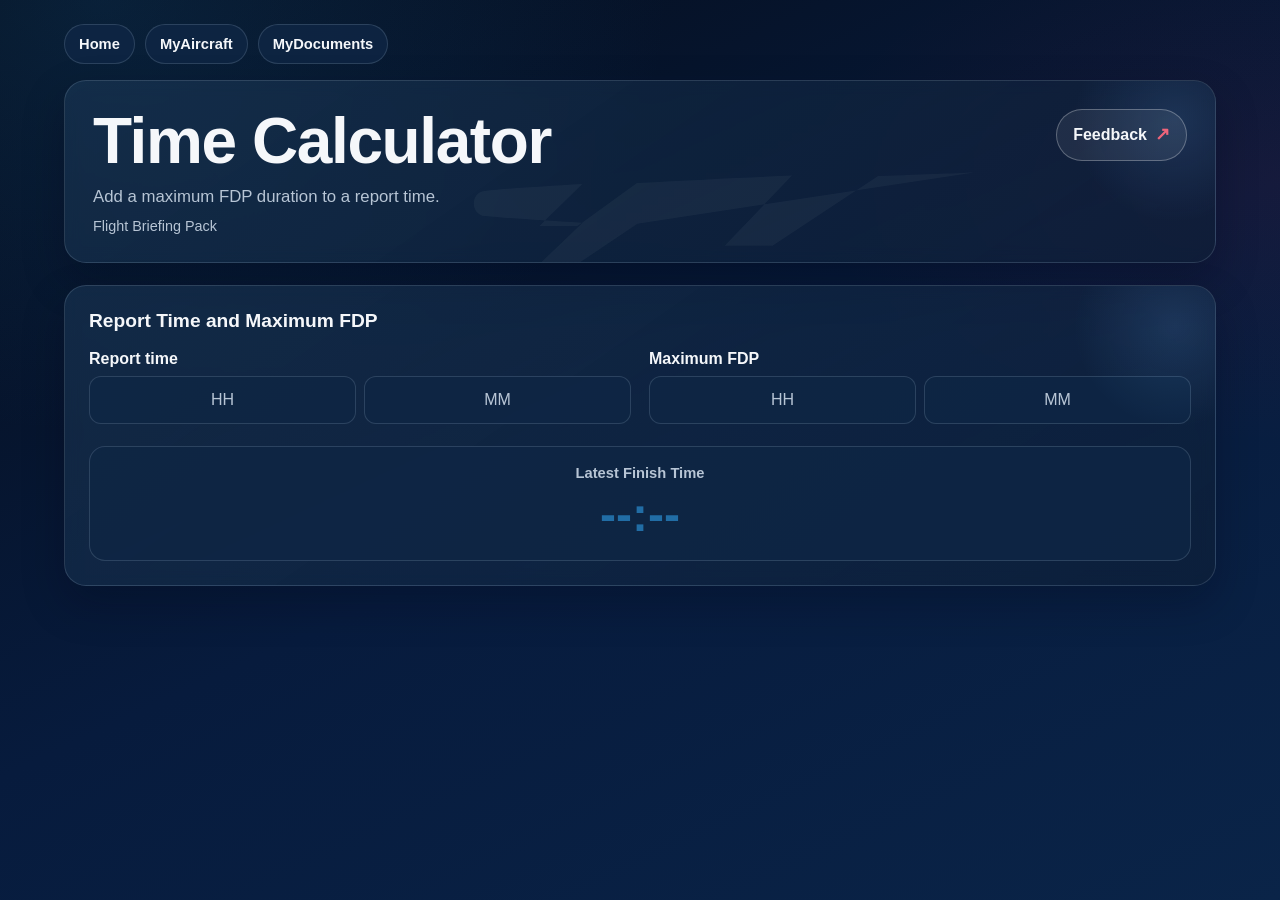
<file: Choks/index.html>
<!DOCTYPE html>
<html lang="en">
<head>
  <meta charset="UTF-8">
  <meta name="viewport" content="width=device-width, initial-scale=1.0, viewport-fit=cover">
  <title>Time Calculator | Flight Briefing Pack</title>
  <link rel="icon" href="../favicon.ico">
  <link rel="icon" type="image/png" sizes="32x32" href="../favicon-32x32.png">
  <link rel="icon" type="image/png" sizes="16x16" href="../favicon-16x16.png">
  <link rel="apple-touch-icon" href="../apple-touch-icon.png">
  <link rel="stylesheet" href="../assets/css/fbp-shared.css">
  <link rel="stylesheet" href="../assets/css/choks.css">
</head>
<body class="fbp-theme" data-fbp-version="v3">
  <main id="fbp-page" class="fbp-shell">
    <section class="choks-content fbp-panel">
      <h2>Report Time and Maximum FDP</h2>
      <div class="choks-grid">
        <div>
          <label for="rh">Report time</label>
          <div class="timegrid">
            <input id="rh" inputmode="numeric" maxlength="2" placeholder="HH" aria-label="Report time hours">
            <input id="rm" inputmode="numeric" maxlength="2" placeholder="MM" aria-label="Report time minutes">
          </div>
        </div>
        <div>
          <label for="fh">Maximum FDP</label>
          <div class="timegrid">
            <input id="fh" inputmode="numeric" maxlength="2" placeholder="HH" aria-label="Maximum FDP hours">
            <input id="fm" inputmode="numeric" maxlength="2" placeholder="MM" aria-label="Maximum FDP minutes">
          </div>
        </div>
      </div>
      <div class="choks-result" aria-live="polite">
        <h3>Latest Finish Time</h3>
        <output id="out">--:--</output>
      </div>
    </section>
  </main>

  <script src="../assets/js/fbp-shared.js"></script>
  <script src="../assets/js/fbp-nav.js"></script>
  <script src="../assets/js/fbp-shell.js"></script>
  <script src="../assets/js/fbp-page.js"></script>
  <script>
    FBP.createPage({
      title: "Time Calculator",
      subtitle: "Add a maximum FDP duration to a report time.",
      microline: "Flight Briefing Pack",
      activePage: "choks",
      feedbackSubject: "Feedback for Time Calculator"
    });

    const rh = document.getElementById("rh");
    const rm = document.getElementById("rm");
    const fh = document.getElementById("fh");
    const fm = document.getElementById("fm");
    const out = document.getElementById("out");

    function calculateFinishTime() {
      const values = [rh, rm, fh, fm].map((field) => Number.parseInt(field.value, 10));
      if (values.some(Number.isNaN)) {
        out.textContent = "--:--";
        return;
      }

      const [reportHours, reportMinutes, fdpHours, fdpMinutes] = values;
      const total = ((reportHours * 60 + reportMinutes + fdpHours * 60 + fdpMinutes) % 1440 + 1440) % 1440;
      out.textContent = `${String(Math.floor(total / 60)).padStart(2, "0")}:${String(total % 60).padStart(2, "0")}`;
    }

    [rh, rm, fh, fm].forEach((field) => field.addEventListener("input", calculateFinishTime));
  </script>
</body>
</html>
</file>
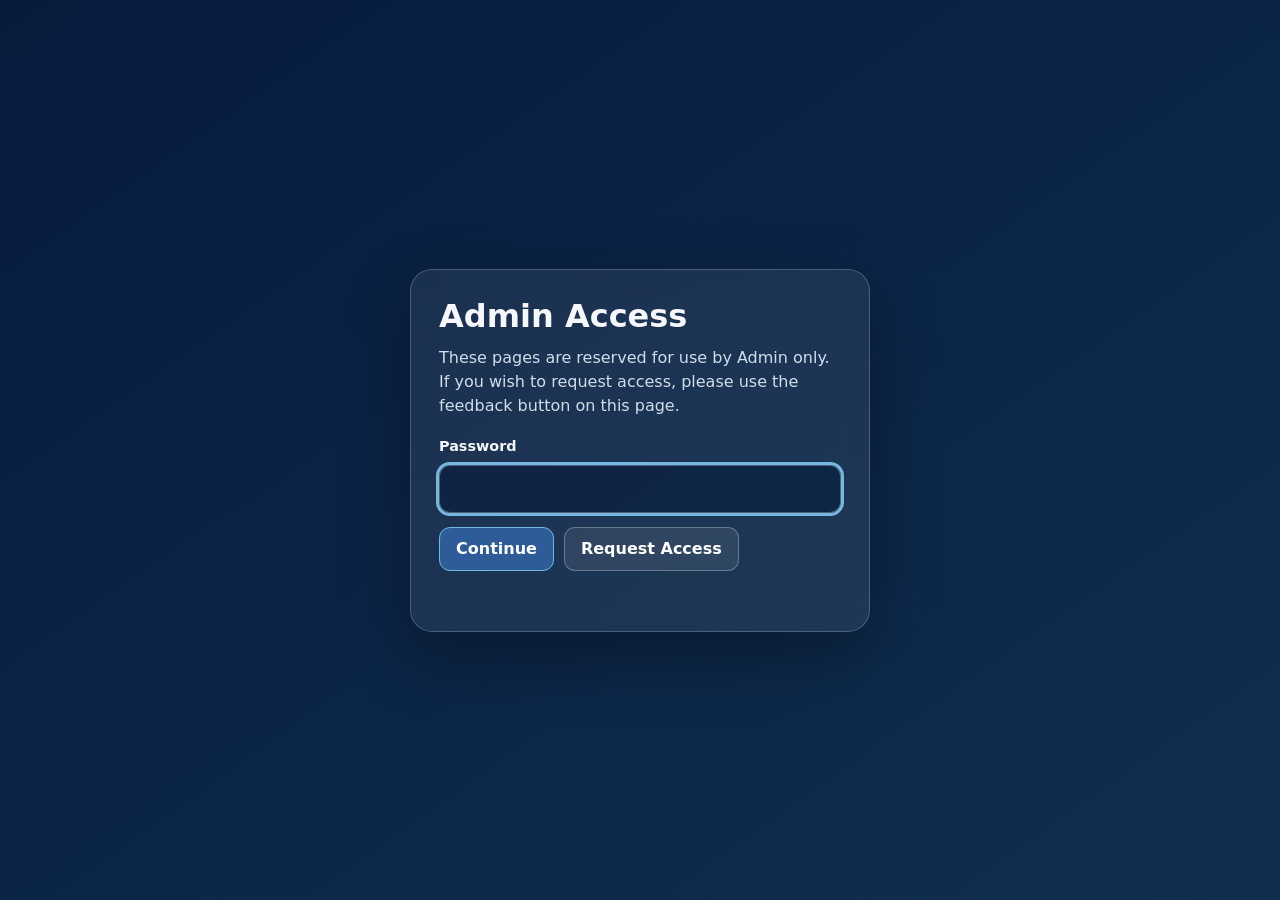
<file: FDP/index.html>
<!DOCTYPE html>
<html lang="en">
<head>
  <script src="../assets/js/fbp-access.js"></script>
  <meta charset="UTF-8" />
  <meta name="viewport" content="width=device-width, initial-scale=1.0, viewport-fit=cover" />
  <meta name="description" content="Choose a Longhaul or Shorthaul Flight Duty Period calculator." />
  <title>MyBriefing</title>

  <link rel="icon" href="../favicon.ico">
  <link rel="icon" type="image/png" sizes="32x32" href="../favicon-32x32.png">
  <link rel="icon" type="image/png" sizes="16x16" href="../favicon-16x16.png">
  <link rel="apple-touch-icon" href="../apple-touch-icon.png">

  <link rel="stylesheet" href="../assets/css/fbp-shared.css">
  <link rel="stylesheet" href="../assets/css/fdp/fdp.css">

  
</head>
<body class="fbp-theme">

   
  <main class="fbp-shell app-wrap">


<div id="fdp-grid" class="fdp-grid"></div>

   
  </main>

  <script src="../assets/js/fbp-shared.js"></script>
  <script src="../assets/js/fbp-nav.js"></script>
  <script src="../assets/js/fbp-shell.js"></script>
  <script src="../assets/js/fbp-page.js"></script>

  <script src="../assets/js/fdp/fdp-data.js"></script>
  <script src="../assets/js/fdp/fdp-home.js"></script>
  </body>
  </html>
</file>
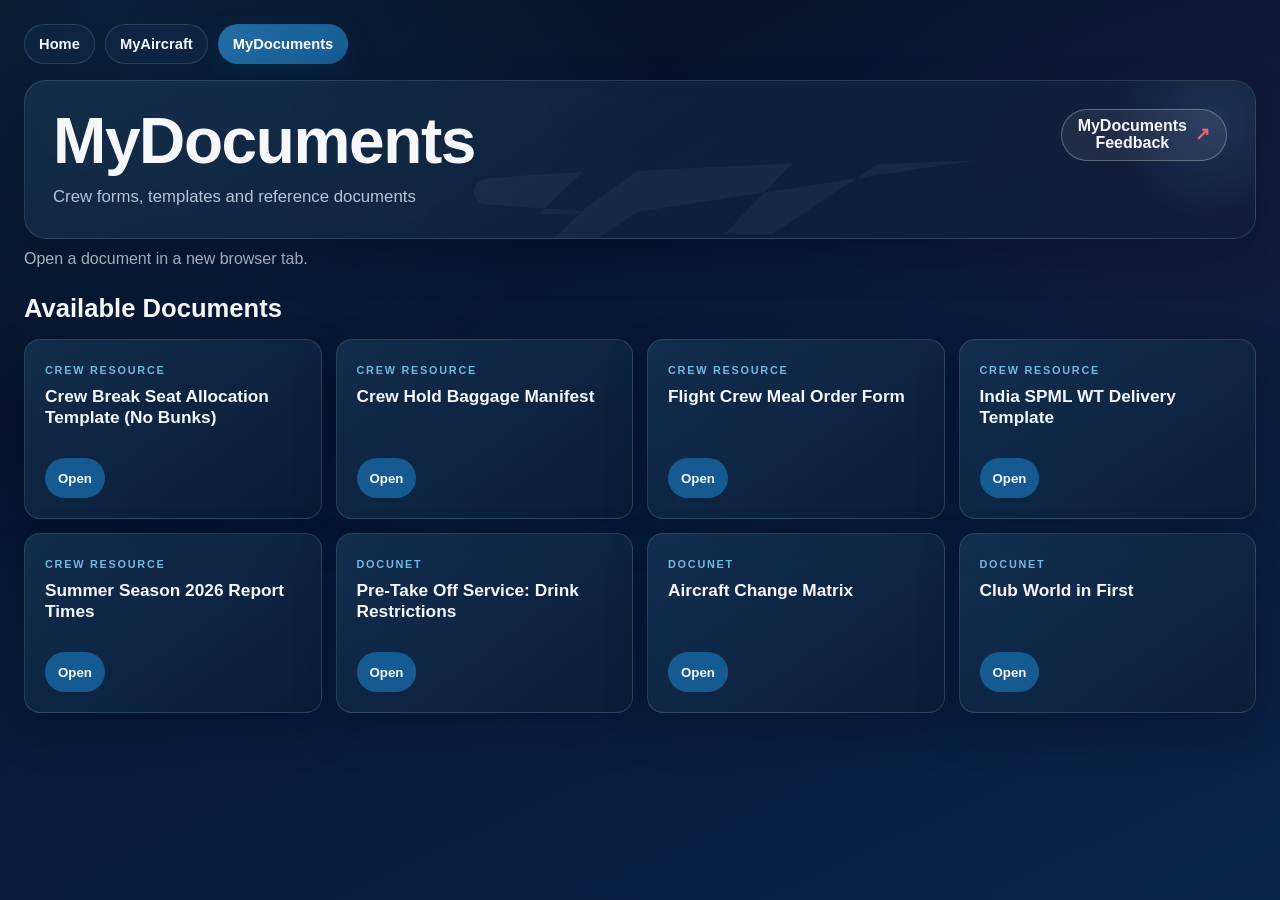
<file: MyDocuments/index.html>
<!DOCTYPE html>
<html lang="en">
<head>
  <meta charset="UTF-8" />
  <meta name="viewport" content="width=device-width, initial-scale=1.0, viewport-fit=cover" />
  <title>MyDocuments</title>
  <meta name="description" content="Common crew forms, templates and reference documents in PDF form." />
  <link rel="icon" href="../favicon.ico">
  <link rel="stylesheet" href="../assets/css/fbp-shared.css">
  <link rel="stylesheet" href="../assets/css/documents.css">
  <script src="../assets/js/fbp-shared.js"></script>
  <script src="../assets/js/fbp-nav.js"></script>
  <script src="../assets/js/fbp-shell.js"></script>
  <script src="../assets/js/fbp-page.js"></script>
</head>
<body class="fbp-theme">
  <main class="fbp-shell">
    <div class="documents-content">
      <p class="documents-intro">Open a document in a new browser tab.</p>
      <section class="documents-section">
        <h2>Available Documents</h2>
        <div class="documents-grid">
          <article class="document-card"><div><span class="document-type">CREW RESOURCE</span><h3>Crew Break Seat Allocation Template (No Bunks)</h3></div><div class="document-actions"><a href="../assets/mydocuments/Crew%20Break%20Seat%20Allocation%20Template%20%28No%20Bunks%29.pdf" target="_blank" rel="noopener">Open</a></div></article>
          <article class="document-card"><div><span class="document-type">CREW RESOURCE</span><h3>Crew Hold Baggage Manifest</h3></div><div class="document-actions"><a href="../assets/mydocuments/Crew%20Hold%20Baggage%20Manifest.pdf" target="_blank" rel="noopener">Open</a></div></article>
          <article class="document-card"><div><span class="document-type">CREW RESOURCE</span><h3>Flight Crew Meal Order Form</h3></div><div class="document-actions"><a href="../assets/mydocuments/Flight%20Crew%20Meal%20Order%20Form.pdf" target="_blank" rel="noopener">Open</a></div></article>
          <article class="document-card"><div><span class="document-type">CREW RESOURCE</span><h3>India SPML WT Delivery Template</h3></div><div class="document-actions"><a href="../assets/mydocuments/India%20SPML%20WT%20Delivery%20Template.pdf" target="_blank" rel="noopener">Open</a></div></article>
          <article class="document-card"><div><span class="document-type">CREW RESOURCE</span><h3>Summer Season 2026 Report Times</h3></div><div class="document-actions"><a href="../assets/mydocuments/Summer%20Season%202026%20Report%20Times.pdf" target="_blank" rel="noopener">Open</a></div></article>
          <article class="document-card"><div><span class="document-type">DOCUNET</span><h3>Pre-Take Off Service: Drink Restrictions</h3></div><div class="document-actions"><a class="docunet-app-link" href="docunet://BAW-AUTO-C03A99BF0#Pre-Take%2520Off%2520Drinks" data-web-url="https://docunet-online.vistair.com/BAW/?manualCode=BAW-AUTO-C03A99BF0&amp;preferredRevisionId=1&amp;id=Pre-Take%2520Off%2520Drinks" target="_blank" rel="noopener">Open</a></div></article>
          <article class="document-card"><div><span class="document-type">DOCUNET</span><h3>Aircraft Change Matrix</h3></div><div class="document-actions"><a class="docunet-app-link" href="docunet://BAW-AUTO-C03A99BF0#Aircraft%2520Change%2520Matrix" data-web-url="https://docunet-online.vistair.com/BAW/?manualCode=BAW-AUTO-C03A99BF0&amp;preferredRevisionId=1&amp;id=Aircraft%2520Change%2520Matrix" target="_blank" rel="noopener">Open</a></div></article>
          <article class="document-card"><div><span class="document-type">DOCUNET</span><h3>Club World in First</h3></div><div class="document-actions"><a class="docunet-app-link" href="docunet://BAW-AUTO-C03A99BF0#Club%2520World%2520in%2520First" data-web-url="https://docunet-online.vistair.com/BAW/?manualCode=BAW-AUTO-C03A99BF0&amp;preferredRevisionId=1&amp;id=Club%2520World%2520in%2520First" target="_blank" rel="noopener">Open</a></div></article>
        </div>
      </section>
    </div>
  </main>
  <script>
    FBP.createPage({container:"main",contentSelector:".documents-content",layout:"wide",title:"MyDocuments",subtitle:"Crew forms, templates and reference documents",feedbackText:"MyDocuments Feedback",feedbackSubject:"Feedback for MyDocuments",activePage:"documents"});
  </script>
<script>
document.addEventListener("click",function(event){const link=event.target.closest("a.docunet-app-link");if(!link)return;event.preventDefault();let leftPage=false;window.addEventListener("blur",()=>{leftPage=true},{once:true});document.addEventListener("visibilitychange",()=>{if(document.hidden)leftPage=true},{once:true});window.location.href=link.href;window.setTimeout(()=>{if(!leftPage&&!document.hidden&&link.dataset.webUrl)window.open(link.dataset.webUrl,"_blank","noopener,noreferrer")},1600)});
</script>
</body>
</html>
</file>
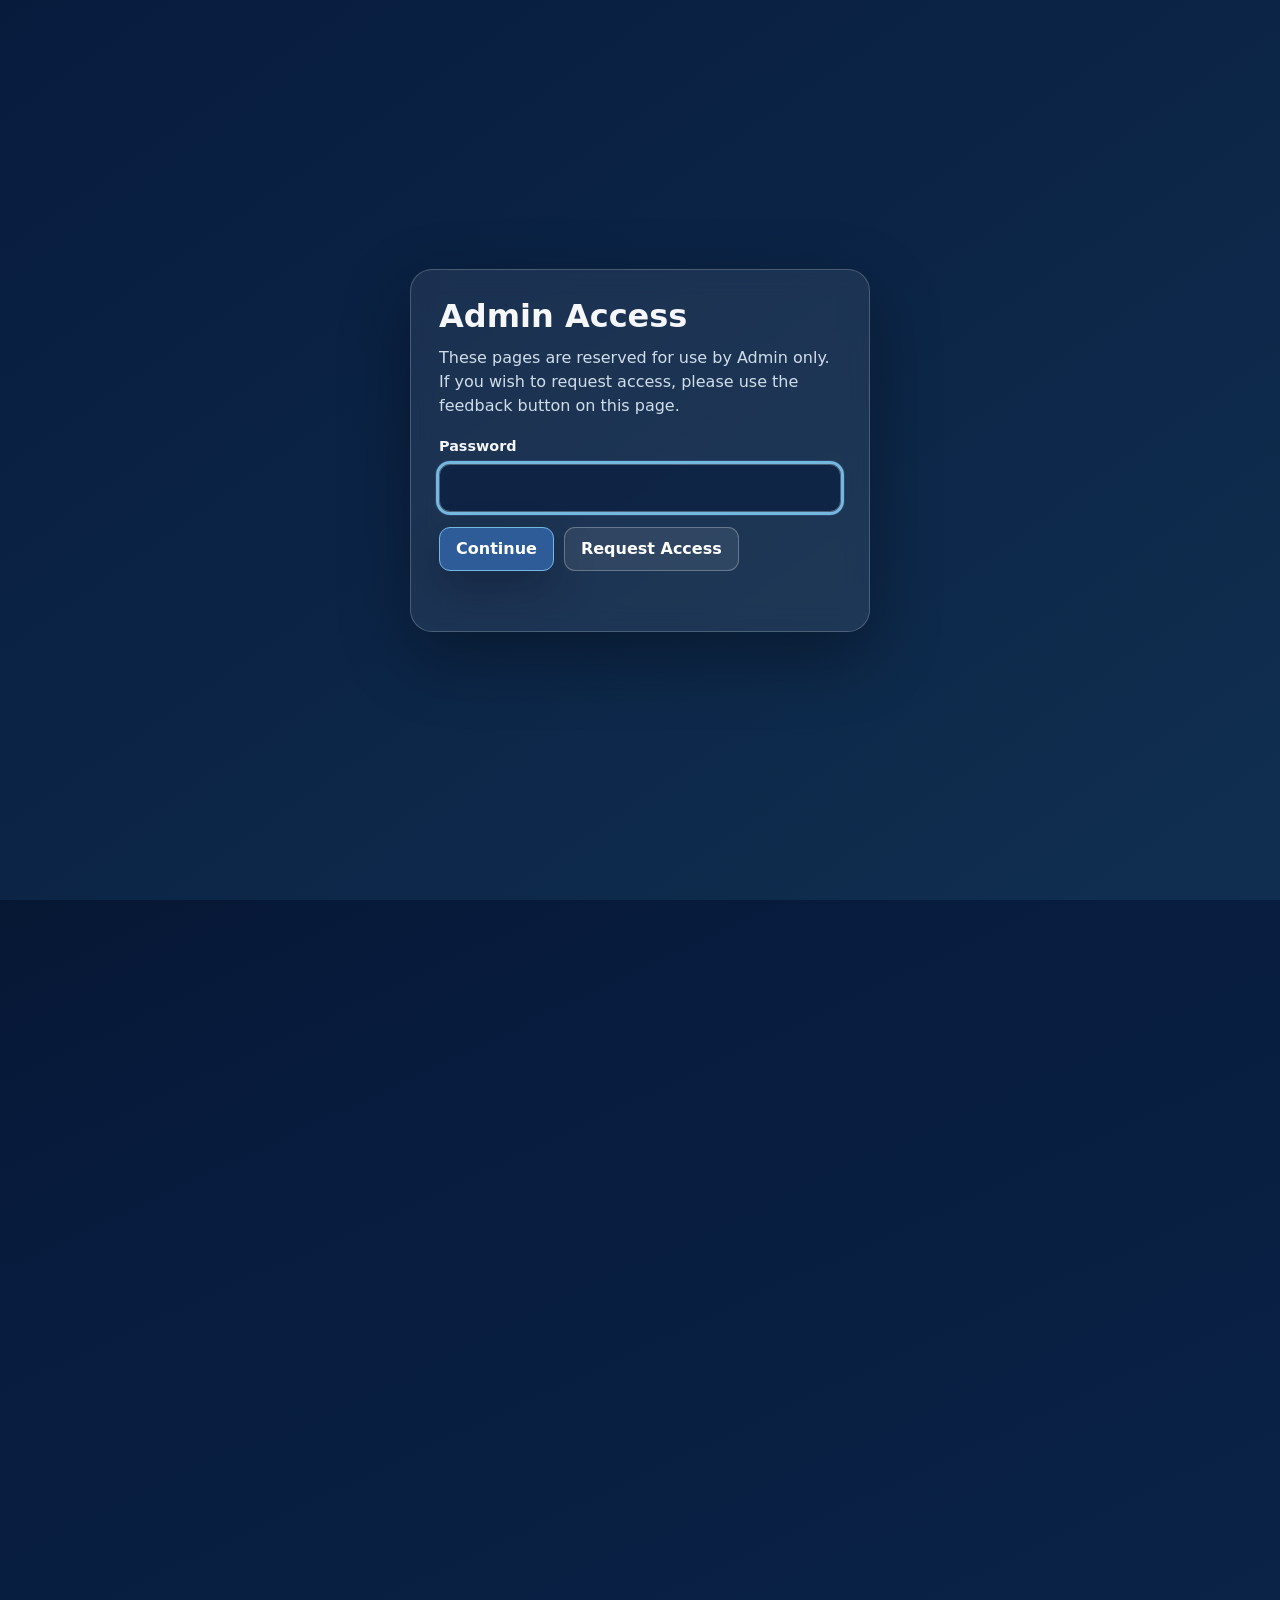
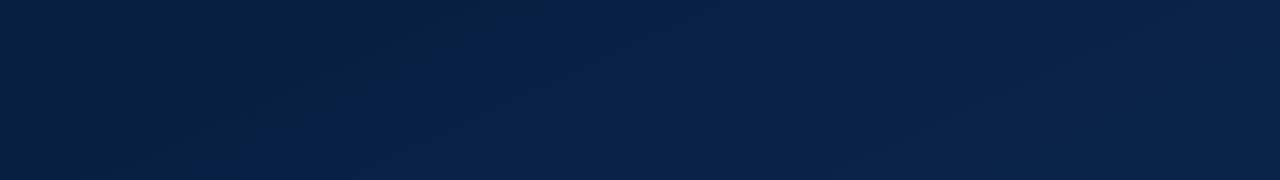
<file: FDP/longhaul.html>
<!DOCTYPE html>
<html lang="en">
<head>
  <script src="../assets/js/fbp-access.js"></script>
  <meta charset="UTF-8" />
  <meta name="viewport" content="width=device-width, initial-scale=1.0, viewport-fit=cover" />
  <meta name="description" content="Longhaul FDP calculator." />
  <title>Longhaul FDP</title>

  <link rel="icon" href="../favicon.ico">
  <link rel="icon" type="image/png" sizes="32x32" href="../favicon-32x32.png">
  <link rel="icon" type="image/png" sizes="16x16" href="../favicon-16x16.png">
  <link rel="apple-touch-icon" href="../apple-touch-icon.png">
  <link rel="stylesheet" href="../assets/css/fbp-shared.css">

  <script src="../data/ba-destinations.js"></script>
  <script src="../data/ba-longhaul-flights.js"></script>
  <script src="../data/ba-fdp-tables.js"></script>
  <script src="../data/ba-inflight-rest.js"></script>
  <script src="../data/aircraft.js"></script>
  <script src="../data/aircraft-registrations.js"></script>

  <style>
    :root{--fdp-card:var(--surface);--fdp-card-2:var(--surface-2);--fdp-text:var(--text);--fdp-muted:var(--muted);--fdp-border:var(--border);--fdp-shadow:var(--shadow);--fdp-shadow-soft:var(--shadow);--fdp-input-bg:var(--surface);--fdp-warn:#ef4444;--fdp-warn-bg:rgba(239,68,68,.12);--fdp-warn-ring:rgba(239,68,68,.18);--fdp-disabled:var(--surface-2);}
    *{box-sizing:border-box;}
    .app-wrap{padding-bottom:24px;}
    .fdp-grid{display:grid;grid-template-columns:minmax(0,1fr);gap:18px;align-items:start;margin-top:22px;}
    .fdp-card{background:var(--fdp-card);border:1px solid var(--fdp-border);border-radius:24px;box-shadow:var(--fdp-shadow);padding:20px;color:var(--fdp-text);}
    .fdp-card h2{margin:0 0 14px;font-size:18px;font-weight:800;letter-spacing:-.02em;}
    .section-note{color:var(--fdp-muted);font-size:13px;margin:-6px 0 14px;line-height:1.55;white-space:pre-line;}
    .calculated-field>label{display:flex;align-items:center;flex-wrap:wrap;gap:7px;height:auto;min-height:2.35em;}
    .calculated-badge{display:inline-flex;align-items:center;padding:3px 8px;border:1px solid rgba(117,184,223,.45);border-radius:999px;background:rgba(46,92,153,.22);color:#b8d9f1;font-size:10px;font-weight:800;letter-spacing:.04em;text-transform:uppercase;}
    .calculated-note{display:block;margin-top:6px;color:var(--fdp-muted);font-size:12px;line-height:1.35;}
    .form-grid{display:grid;grid-template-columns:repeat(2,minmax(0,1fr));gap:14px;align-items:stretch;}
    .form-grid > div:not(.airport-row),.aircraft-inputs > div{min-width:0;}
    .form-grid > div:not(.airport-row) > label,.aircraft-inputs > div > label{height:2.35em;line-height:1.15;}
    .form-grid > .calculated-field > label{height:auto;min-height:2.35em;}
    .input-hint-wrap{position:relative;}
    .input-hint{display:none;position:static;max-width:min(330px,100%);margin:7px 0 0;padding:9px 12px;border:1px solid var(--fdp-border);border-radius:10px;background:var(--fdp-card);color:var(--fdp-text);box-shadow:0 6px 18px rgba(0,0,0,.18);font-size:13px;font-weight:600;line-height:1.35;}
    .input-hint-wrap:focus-within .input-hint{display:block;}
    .form-grid > div:focus-within,.aircraft-inputs > div:focus-within{position:relative;z-index:50;}
    .options-grid{display:grid;grid-template-columns:repeat(2,minmax(0,1fr));gap:14px;padding-top:4px;}
    .aircraft-inputs{display:grid;grid-template-columns:repeat(2,minmax(0,1fr));gap:10px;}
    .option-toggle{min-height:38px;margin-top:8px;padding:8px 12px;font-size:13px;}
    .full-span{grid-column:1 / -1;}
    .hidden-block{display:none;}
    .airport-row{grid-column:1 / -1;display:grid;grid-template-columns:minmax(0,1fr) minmax(140px,.65fr) minmax(0,1fr);gap:14px;align-items:end;}
    .airport-input-wrap{position:relative;}
    .airport-input-wrap input{padding-right:48px;}
    .airport-options-toggle{position:absolute;right:7px;top:50%;width:34px;min-height:34px;padding:0;transform:translateY(-50%);border-radius:10px;font-size:17px;}
    .airport-options-toggle[hidden]{display:none;}
    .airport-options-toggle:hover{transform:translateY(-50%);}
    .airport-options-menu{position:absolute;z-index:20;top:calc(100% + 5px);left:0;right:0;max-height:220px;overflow-y:auto;padding:4px;border:1px solid #94a3b8;border-radius:12px;background-color:#fff !important;color:#0f172a !important;box-shadow:0 12px 28px rgba(15,23,42,.3);opacity:1;}
    .airport-options-menu[hidden]{display:none;}
    .fbp-theme .airport-options-menu .airport-option{display:flex;width:100%;min-height:40px;padding:9px 12px;border:0;border-radius:8px;background:transparent;color:#0f172a !important;-webkit-text-fill-color:#0f172a;box-shadow:none;text-align:left;justify-content:flex-start;font-size:15px;font-weight:700;}
    .fbp-theme .airport-options-menu .airport-option:hover{background:#e2e8f0 !important;transform:none;box-shadow:none;}
    .acclimatisation-options{display:grid;grid-template-columns:minmax(0,1fr) auto;gap:10px;align-items:center;}
    .acclimatisation-options .tick-box{margin:0;white-space:nowrap;}
    .email-results-row{display:grid;grid-template-columns:minmax(0,1fr) auto;gap:12px;align-items:end;}
    .email-results-row[hidden]{display:none;}
    .standby-actions{display:flex;gap:8px;align-items:center;}

       label{display:block;font-size:13px;font-weight:700;margin-bottom:6px;color:var(--fdp-text);}
    input,select{width:100%;max-width:100%;min-width:0;border:1px solid var(--fdp-border);border-radius:16px;padding:13px 14px;font-size:16px;background:var(--fdp-input-bg);color:var(--fdp-text);transition:border-color .18s ease, box-shadow .18s ease, transform .18s ease, background .18s ease, color .18s ease;box-shadow:0 1px 0 rgba(255,255,255,.04) inset;}
    input[type="date"]{-webkit-appearance:none;appearance:none;display:block;line-height:1.2;min-height:48px;}
    input[type="date"]::-webkit-date-and-time-value{text-align:left;}
    input::placeholder{color:var(--fdp-muted);}

    input:focus,select:focus{outline:none;border-color:#7c9ad6;box-shadow:0 0 0 4px rgba(124,154,214,.16);transform:translateY(-1px);}
    input.invalid,select.invalid{border-color:var(--fdp-warn);background:var(--fdp-warn-bg);box-shadow:0 0 0 4px var(--fdp-warn-ring);}
    select:disabled,input:disabled{background:var(--fdp-disabled);color:#94a3b8;cursor:not-allowed;opacity:1;}
    .timegrid{display:grid;grid-template-columns:1fr 1fr;gap:8px;}
    .timegrid input,.mins-only input{text-align:center;font-variant-numeric:tabular-nums;}
        .small-italic{font-size:12px;font-style:italic;font-weight:500;color:var(--fdp-muted);}
    .delay-grid{display:grid;grid-template-columns:repeat(3,minmax(0,1fr));gap:12px;align-items:end;margin-top:10px;}
    .actions,.page-actions{display:flex;gap:10px;flex-wrap:wrap;margin-top:18px;}
    button,.button-link{appearance:none;border:1px solid var(--fdp-border);background:var(--fdp-card-2);color:var(--fdp-text);border-radius:16px;padding:13px 16px;font-size:15px;font-weight:800;cursor:pointer;display:inline-flex;align-items:center;justify-content:center;gap:8px;box-shadow:var(--fdp-shadow-soft);transition:transform .16s ease, box-shadow .16s ease, background .16s ease;text-decoration:none;min-height:48px;}
    button:hover,.button-link:hover{transform:translateY(-1px);box-shadow:0 12px 24px rgba(15,23,42,.08);}
    button.primary{background:#0f172a;color:#fff;border-color:#0f172a;}
    button.danger{background:#fff1f2;color:#b91c1c;border-color:#fecdd3;}
    .right-rail{display:grid;gap:16px;align-self:start;}
    .results-heading{display:flex;align-items:center;justify-content:space-between;gap:12px;margin:22px 0 -2px;padding:0 4px;}
    .results-heading h2{margin:0;font-size:28px;font-weight:900;letter-spacing:-.03em;color:var(--fdp-text);}
    .result-box{background:var(--fdp-card);border:1px solid var(--fdp-border);border-radius:24px;box-shadow:var(--fdp-shadow);padding:14px 18px;color:var(--fdp-text);}
    .standby-results-section{display:grid;gap:16px;}
    .standby-results-section[hidden]{display:none;}
    .info-row{display:flex;justify-content:space-between;align-items:flex-start;gap:16px;padding:10px 0;border-bottom:1px solid var(--fdp-border);}
    .info-row:last-child{border-bottom:0;}
    .info-label{color:var(--fdp-muted);font-size:14px;line-height:1.4;}
    .info-value{text-align:right;font-weight:800;font-variant-numeric:tabular-nums;letter-spacing:-.01em;white-space:nowrap;color:var(--fdp-text);}
    .info-value .minor-note{display:block;font-size:12px;font-weight:500;font-style:italic;color:var(--fdp-muted);margin-top:2px;}
    .small{font-size:13px;color:var(--fdp-muted);line-height:1.55;}
    ul.notes{margin:10px 0 0;padding-left:18px;color:var(--fdp-muted);font-size:14px;line-height:1.6;}
    .error{border:1px solid color-mix(in srgb, var(--fdp-warn) 30%, var(--fdp-border) 70%);background:color-mix(in srgb, var(--fdp-warn) 8%, var(--fdp-card) 92%);color:var(--fdp-warn);border-radius:18px;padding:12px 14px;margin-bottom:14px;font-size:14px;font-weight:700;display:none;}
    .tick-box{display:flex;align-items:center;gap:12px;min-height:48px;padding:10px 14px;border:1px solid var(--fdp-border);border-radius:999px;background:var(--fdp-card-2);}
    .tick-box input{width:18px;height:18px;margin:0;accent-color:#0f172a;box-shadow:none;transform:none;}
    @media (max-width:980px){.fdp-grid{grid-template-columns:1fr;}}
    @media (max-width:700px){.form-grid{grid-template-columns:1fr;}.options-grid{grid-template-columns:1fr;}.airport-row{grid-template-columns:1fr;}.delay-grid{grid-template-columns:1fr;}.results-heading h2{font-size:24px;}}
  </style>
<style>
    /* Keep native dropdown menus readable on the dark FDP theme. */
    select option,
    select optgroup {
      color: #0f172a;
      background-color: #ffffff;
    }
    .fbp-hero .fbp-toolbar {
      flex-direction: column;
      align-items: flex-end;
    }
</style>
</head>
<body class="fbp-theme">
  <main class="fbp-shell app-wrap">
    <section class="fbp-hero">
      <div class="fbp-aircraft-bg" aria-hidden="true"><svg viewBox="0 0 1200 360" xmlns="http://www.w3.org/2000/svg"><g opacity="0.9" transform="translate(390 74) scale(1.12)"><path d="M566.5 95.5C550.4 96.5 508.9 97.8 456 99.8L337 178.5H283L359 99.2C307.4 101.3 247.4 104.2 184 107.6L117 156H74L122.5 108.8C74.1 111.5 34.3 114.2 11.8 116.5C4.7 117.2 0 123.5 0 130.6C0 137.8 5 144.1 12.1 144.8C34.8 147.1 74.7 149.7 122.7 152.4L74 199H117L184.6 153.5C248.3 156.9 308.3 159.9 359.7 162L283 239.5H337L456.3 161.4C509.2 163.4 550.5 164.8 566.5 165.8C582.1 166.8 595 154.6 595 139.1V122.2C595 106.7 582 94.5 566.5 95.5Z" fill="currentColor"/></g></svg></div>
      <div class="fbp-topbar">
        <div>
          <h1 class="fbp-title">Longhaul FDP</h1>
          <p class="fbp-subtitle">Use this version for longhaul operations</p>
        </div>
        <div class="fbp-toolbar">
          <a class="fbp-button fbp-feedback-button" href="mailto:u155573@ba.com?subject=Feedback%20for%20MyBriefing"><span class="feedback-label"><span>MyBriefing</span><span>Feedback</span></span><span class="feedback-arrow" aria-hidden="true">↗</span></a>
          <a class="fbp-button" href="../FDP/">Back to FDP Selection</a>
        </div>
      </div>
    </section>
    <div class="fdp-grid">
      <div class="fdp-card">
        <h2>Inputs</h2>
        <p class="section-note">All times in GMT (from roster), unless otherwise stated. Calculations assume all crew members acclimatised to LHR unless changed.</p>
        <div id="errorBox" class="error"></div>
        <div class="form-grid">
          <div><label for="flightDate">Date</label><input id="flightDate" type="date" /></div>
          <div><label for="flightNumber">Flight Number</label><input id="flightNumber" maxlength="6" placeholder="BA1234" value="BA" /></div>

          <div class="airport-row">
            <div><label for="from">Departure Airport</label><div class="airport-input-wrap"><input id="from" maxlength="3" placeholder="LHR" /><button class="airport-options-toggle" type="button" data-airport-menu-toggle="departureAirportMenu" aria-label="Show departure airport options" aria-expanded="false" hidden>▾</button><div class="airport-options-menu" id="departureAirportMenu" role="listbox" hidden></div></div></div>
            <div><label for="lhrTerminal">Terminal</label><select id="lhrTerminal" disabled><option value="">—</option><option value="T5">T5</option><option value="T3">T3</option></select></div>
            <div><label for="to">Destination Airport</label><div class="airport-input-wrap"><input id="to" maxlength="3" placeholder="JFK" /><button class="airport-options-toggle" type="button" data-airport-menu-toggle="destinationAirportMenu" aria-label="Show destination airport options" aria-expanded="false" hidden>▾</button><div class="airport-options-menu" id="destinationAirportMenu" role="listbox" hidden></div></div></div>
          </div>

          <div><label for="sccm">Senior Crew Member (SCCM)</label><input id="sccm" maxlength="80" /></div>
          <div><label for="asccm">Acting Senior Crew Member</label><input id="asccm" maxlength="80" /></div>
          <div><label for="captainName">Captain's Name</label><div class="input-hint-wrap"><input id="captainName" maxlength="160" aria-describedby="captainNameHint" /><span id="captainNameHint" class="input-hint" role="status">Separate multiple people's names with commas</span></div></div>
          <div><label for="firstOfficerNames">First Officers' Names</label><div class="input-hint-wrap"><input id="firstOfficerNames" maxlength="240" aria-describedby="firstOfficerNamesHint" /><span id="firstOfficerNamesHint" class="input-hint" role="status">Separate multiple people's names with commas</span></div></div>


          <div class="aircraft-inputs"><div><label for="aircraftReg">Aircraft Reg <span class="small-italic">(Optional)</span></label><input id="aircraftReg" maxlength="5" placeholder="VIID" autocomplete="off" /></div><div><label for="aircraftType">Aircraft Type</label><select id="aircraftType"></select></div></div>
          <div><label for="numSectors">Number of Sectors</label><select id="numSectors"></select></div>

          <div><label>Scheduled Departure Time <span class="small-italic">(Local)</span></label><div class="timegrid"><input id="depHour" inputmode="numeric" maxlength="2" placeholder="HH" /><input id="depMinute" inputmode="numeric" maxlength="2" placeholder="MM" /></div></div>
          <div><label for="acclimatisedAt">Acclimatised at</label><div class="acclimatisation-options"><input id="acclimatisedAt" maxlength="3" value="LHR" /><label class="tick-box" for="unknownAcclimatisation"><input id="unknownAcclimatisation" type="checkbox" /><span>Unknown</span></label></div></div>
          <div class="calculated-field"><label>Report Time <span class="small-italic">(Local)</span><span class="calculated-badge">Auto · editable</span></label><div class="timegrid"><input id="reportHour" inputmode="numeric" maxlength="2" placeholder="HH" /><input id="reportMinute" inputmode="numeric" maxlength="2" placeholder="MM" /></div><small class="calculated-note">Prefilled from the flight details; you can change it.</small></div>
          <div><label for="restFacility">Rest Facility Available</label><select id="restFacility"><option value="1">Class 1 Rest (Bunks)</option><option value="2">Class 2 Rest (High Comfort Seat)</option><option value="3">Class 3 Rest (Passenger Seat)</option><option value="">No Rest Facility Available</option></select></div>
          <div><label>ABS Flight Time</label><div class="timegrid"><input id="absHour" inputmode="numeric" maxlength="2" placeholder="HH" /><input id="absMinute" inputmode="numeric" maxlength="2" placeholder="MM" /></div></div>
          <div><label id="arrivalTimeLabel">Scheduled Arrival Time <span class="small-italic">(GMT)</span></label><div class="timegrid"><input id="lastArrHour" inputmode="numeric" maxlength="2" placeholder="HH" /><input id="lastArrMinute" inputmode="numeric" maxlength="2" placeholder="MM" /></div></div>
          <button id="briefingDetailsToggle" class="option-toggle full-span" type="button" aria-expanded="false" aria-controls="briefingDetailsSection">Briefing Details</button>
          <div id="briefingDetailsSection" class="full-span options-grid hidden-block">
          <div><label>Inbound Flight STD (Local)</label><div class="timegrid"><input id="inboundSTDHour" inputmode="numeric" maxlength="2" placeholder="HH" aria-label="Inbound STD hour" autocomplete="off" /><input id="inboundSTDMinute" inputmode="numeric" maxlength="2" placeholder="MM" aria-label="Inbound STD minute" autocomplete="off" /></div></div>
          <div><label>Pick-Up (Enter timing before STD from station brief) on DocuNet</label><div class="timegrid"><input id="pickupOffsetHour" inputmode="numeric" maxlength="2" placeholder="HH" aria-label="Pick-up offset hours" autocomplete="off" /><input id="pickupOffsetMinute" inputmode="numeric" maxlength="2" placeholder="MM" aria-label="Pick-up offset minutes" autocomplete="off" /></div></div>
          </div>
          <button id="moreOptionsToggle" class="option-toggle full-span" type="button" aria-expanded="false" aria-controls="moreOptionsSection">More Options</button>
          <div id="moreOptionsSection" class="full-span options-grid hidden-block">
            <div><label>Delayed Departure Time <span class="small-italic">(GMT, optional)</span></label><div class="timegrid"><input id="revDepHour" inputmode="numeric" maxlength="2" placeholder="HH" /><input id="revDepMinute" inputmode="numeric" maxlength="2" placeholder="MM" /></div></div>
            <div><label>Actual Flight Time <span class="small-italic">(optional)</span></label><div class="timegrid"><input id="actualHour" inputmode="numeric" maxlength="2" placeholder="HH" /><input id="actualMinute" inputmode="numeric" maxlength="2" placeholder="MM" /></div></div>
            <div><label>Second Service Length <span class="small-italic">(optional)</span></label><div class="timegrid"><input id="secondServiceHour" inputmode="numeric" maxlength="2" placeholder="HH" /><input id="secondServiceMinute" inputmode="numeric" maxlength="2" placeholder="MM" /></div></div>
            <div><label>Revised Landing Time <span class="small-italic">(optional)</span></label><div class="timegrid"><input id="revLandHour" inputmode="numeric" maxlength="2" placeholder="HH" /><input id="revLandMinute" inputmode="numeric" maxlength="2" placeholder="MM" /></div></div>
            <div><label for="flightCrewCompliment">Flight Crew Compliment</label><select id="flightCrewCompliment"></select></div>
            <div><label>Commander’s Discretion Required</label><div class="tick-box"><input id="cmdrDiscRequired" type="checkbox" /><span class="small">Tick if discretion is required</span></div></div>

            <div id="delaySection" class="full-span hidden-block">
              <div class="delay-grid">
                <div><label for="taxiOutMins">Taxi Out</label><div class="mins-only"><input id="taxiOutMins" inputmode="numeric" maxlength="3" value="25" placeholder="Mins" /></div></div>
                <div><label for="holdingMins">Holding</label><div class="mins-only"><input id="holdingMins" inputmode="numeric" maxlength="3" value="10" placeholder="Mins" /></div></div>
                <div><label for="taxiInMins">Taxi In</label><div class="mins-only"><input id="taxiInMins" inputmode="numeric" maxlength="3" value="10" placeholder="Mins" /></div></div>
              </div>
            </div>
          </div>
        </div>
        <div class="actions"><button id="calcBtn" class="primary" type="button">Calculate</button><button id="clearBtn" class="danger" type="button">Clear Form</button></div>
      </div>

      <div class="right-rail">
        <div class="results-heading"><h2>Results</h2></div>
        <div class="result-box"><div id="resultsBox1"></div></div>
        <div class="result-box"><div id="resultsBox2"></div></div>
        <div class="result-box"><div id="resultsBox3"></div></div>
        <button id="buildBriefingBtn" class="primary" type="button" hidden>Build Pre-Flight Briefing</button>
        <div id="standbyCalcRow" class="email-results-row" hidden>
          <div><label>Crew Member called from Airport Standby</label><div class="timegrid"><input id="standbyReportHour" inputmode="numeric" maxlength="2" placeholder="HH" aria-label="Standby crew report time hour" required /><input id="standbyReportMinute" inputmode="numeric" maxlength="2" placeholder="MM" aria-label="Standby crew report time minute" required /></div><small id="standbyReportHint" class="small">Enter this crew member’s report time in LHR local time.</small></div>
          <div class="standby-actions"><button id="standbyCalcBtn" class="primary" type="button">Calculate</button><button id="standbyClearBtn" class="danger" type="button">Clear</button></div>
        </div>
        <section id="standbyResultsSection" class="standby-results-section" hidden aria-live="polite">
          <h3>Airport Standby Crew Results</h3>
          <div class="result-box"><div id="standbyResultsBox1"></div></div>
          <div class="result-box"><div id="standbyResultsBox2"></div></div>
          <div class="result-box"><div id="standbyResultsBox3"></div></div>
        </section>
        <div id="emailResultsRow" class="email-results-row" hidden>
          <div><label for="captainStaffNumber">Flight Crew Staff Number/s</label><input id="captainStaffNumber" type="text" inputmode="text" autocomplete="off" maxlength="160" placeholder="123456 or u123456 (up to 10)" /></div>
          <button id="emailResults" class="primary" type="button">Email Results</button>
        </div>
        <div class="fdp-card"><h2>Route Reference</h2><div id="routeRef" class="small">—</div><ul id="notesList" class="notes"></ul></div>
      </div>
    </div>

  </main>

  <script>
    const cleanupDigits = v => String(v || '').replace(/\D/g,'');

const airportList = typeof baDestinations !== "undefined" ? baDestinations : [];
    const routeRestByKey = typeof baInflightRestRequirementsByRoute !== "undefined" ? baInflightRestRequirementsByRoute : {};
    const fdpApi = typeof baFdpData !== "undefined" ? baFdpData : null;

    const airportByCode = {
      LHR: { code:"LHR", city:"London", airport:"London Heathrow Airport", timeZone:"Europe/London" },
      LGW: { code:"LGW", city:"London", airport:"London Gatwick Airport", timeZone:"Europe/London" },
      ...Object.fromEntries(airportList.map(a => [a.code, a]))
    };

    const aircraftMap = globalThis.AIRCRAFT || {};
    const aircraftOrder = globalThis.AIRCRAFT_ORDER_LONGHAUL || globalThis.AIRCRAFT_ORDER || [];

    const ids = {
      flightDate: document.getElementById('flightDate'),
      flightNumber: document.getElementById('flightNumber'),
      from: document.getElementById('from'),
      to: document.getElementById('to'),
      aircraftReg: document.getElementById('aircraftReg'),
      acclimatisedAt: document.getElementById('acclimatisedAt'),
      unknownAcclimatisation: document.getElementById('unknownAcclimatisation'),
      lhrTerminal: document.getElementById('lhrTerminal'),
      aircraftType: document.getElementById('aircraftType'),
      restFacility: document.getElementById('restFacility'),
      depHour: document.getElementById('depHour'),
      depMinute: document.getElementById('depMinute'),
      reportHour: document.getElementById('reportHour'),
      reportMinute: document.getElementById('reportMinute'),
      briefingDetailsToggle: document.getElementById('briefingDetailsToggle'),
      briefingDetailsSection: document.getElementById('briefingDetailsSection'),
      moreOptionsToggle: document.getElementById('moreOptionsToggle'),
      moreOptionsSection: document.getElementById('moreOptionsSection'),
      lastArrHour: document.getElementById('lastArrHour'),
      lastArrMinute: document.getElementById('lastArrMinute'),
      arrivalTimeLabel: document.getElementById('arrivalTimeLabel'),
      numSectors: document.getElementById('numSectors'),
      sccm: document.getElementById('sccm'),
      asccm: document.getElementById('asccm'),
      captainName: document.getElementById('captainName'),
      firstOfficerNames: document.getElementById('firstOfficerNames'),
      inboundSTDHour: document.getElementById('inboundSTDHour'),
      inboundSTDMinute: document.getElementById('inboundSTDMinute'),
      pickupOffsetHour: document.getElementById('pickupOffsetHour'),
      pickupOffsetMinute: document.getElementById('pickupOffsetMinute'),
      absHour: document.getElementById('absHour'),
      absMinute: document.getElementById('absMinute'),
      actualHour: document.getElementById('actualHour'),
      actualMinute: document.getElementById('actualMinute'),
      revDepHour: document.getElementById('revDepHour'),
      revDepMinute: document.getElementById('revDepMinute'),
      revLandHour: document.getElementById('revLandHour'),
      revLandMinute: document.getElementById('revLandMinute'),
      flightCrewCompliment: document.getElementById('flightCrewCompliment'),
      cmdrDiscRequired: document.getElementById('cmdrDiscRequired'),
      secondServiceHour: document.getElementById('secondServiceHour'),
      secondServiceMinute: document.getElementById('secondServiceMinute'),
      delaySection: document.getElementById('delaySection'),
      taxiOutMins: document.getElementById('taxiOutMins'),
      holdingMins: document.getElementById('holdingMins'),
      taxiInMins: document.getElementById('taxiInMins'),
      calcBtn: document.getElementById('calcBtn'),
      clearBtn: document.getElementById('clearBtn'),
      errorBox: document.getElementById('errorBox'),
      resultsBox1: document.getElementById('resultsBox1'),
      resultsBox2: document.getElementById('resultsBox2'),
      resultsBox3: document.getElementById('resultsBox3'),
      standbyCalcRow: document.getElementById('standbyCalcRow'),
      standbyReportHour: document.getElementById('standbyReportHour'),
      standbyReportMinute: document.getElementById('standbyReportMinute'),
      standbyCalcBtn: document.getElementById('standbyCalcBtn'),
      standbyClearBtn: document.getElementById('standbyClearBtn'),
      standbyResultsSection: document.getElementById('standbyResultsSection'),
      standbyResultsBox1: document.getElementById('standbyResultsBox1'),
      standbyResultsBox2: document.getElementById('standbyResultsBox2'),
      standbyResultsBox3: document.getElementById('standbyResultsBox3'),
      emailResultsRow: document.getElementById('emailResultsRow'),
      captainStaffNumber: document.getElementById('captainStaffNumber'),
      emailResults: document.getElementById('emailResults'),
      routeRef: document.getElementById('routeRef'),
      notesList: document.getElementById('notesList')
    };

    function normalizeCode(value){ return String(value || '').trim().toUpperCase().replace(/[^A-Z0-9]/g, '').slice(0,3); }
    function parsePart(h,m,allowBlank=false){ if(h===''&&m==='') return allowBlank?null:undefined; const hh=Number(h), mm=Number(m); if(!Number.isInteger(hh)||!Number.isInteger(mm)||hh<0||hh>23||mm<0||mm>59) return undefined; return hh*60+mm; }
    function parseMinutesOnly(v,allowBlank=false){ if(v==='') return allowBlank?null:undefined; const n=Number(v); if(!Number.isInteger(n)||n<0||n>999) return undefined; return n; }
    function fmtDuration(mins){ if(mins==null) return 'NIL'; const h=Math.floor(mins/60), m=mins%60; return `${String(h).padStart(2,'0')}h${String(m).padStart(2,'0')}m`; }
    function fmtClockFromMs(ms){ const d=new Date(ms); return `${String(d.getUTCHours()).padStart(2,'0')}:${String(d.getUTCMinutes()).padStart(2,'0')}`; }
    function fmtClockWithZ(ms){ return `${fmtClockFromMs(ms)}z`; }
    function timeStringFromParts(hour,minute){ if(hour===""||minute==="") return ""; const h=Number(hour),m=Number(minute); if(!Number.isInteger(h)||!Number.isInteger(m)||h<0||h>23||m<0||m>59) return ""; return `${String(h).padStart(2,"0")}:${String(m).padStart(2,"0")}`; }
    function shiftClock(clock,delta){ if(!clock) return ""; const [hour,minute]=clock.split(":").map(Number); const total=((hour*60+minute+delta)%1440+1440)%1440; return `${String(Math.floor(total/60)).padStart(2,"0")}:${String(total%60).padStart(2,"0")}`; }
    function addMinutes(ms, mins){ return ms + (mins*60000); }
    function parseISODate(dateStr){ const [y,m,d]=String(dateStr).split('-').map(Number); return {y,m,d}; }
    function dayNumberUTC(y,m,d){ return Math.floor(Date.UTC(y,m-1,d)/86400000); }
    function getZonedParts(date, tz){ const parts=new Intl.DateTimeFormat('en-GB',{timeZone:tz,year:'numeric',month:'2-digit',day:'2-digit',hour:'2-digit',minute:'2-digit',hour12:false}).formatToParts(date); const get=t=>parts.find(p=>p.type===t)?.value; return {year:+get('year'),month:+get('month'),day:+get('day'),hour:+get('hour'),minute:+get('minute')}; }
    function zonedDateFromLocal(dateStr, localMinutes, tz){ const {y,m,d}=parseISODate(dateStr); const hh=Math.floor(localMinutes/60), mm=localMinutes%60; const utcGuess=new Date(Date.UTC(y,m-1,d,hh,mm,0)); const p=getZonedParts(utcGuess,tz); const desiredDay=dayNumberUTC(y,m,d); const actualDay=dayNumberUTC(p.year,p.month,p.day); const delta=((desiredDay-actualDay)*1440)+((hh*60+mm)-(p.hour*60+p.minute)); return new Date(utcGuess.getTime()+delta*60000); }
    function utcDateFromZClock(dateStr,zMinutes){ const {y,m,d}=parseISODate(dateStr); return new Date(Date.UTC(y,m-1,d,Math.floor(zMinutes/60),zMinutes%60,0)); }
    function utcDateFromZClockRolling(dateStr,zMinutes,referenceMs){ let dt=utcDateFromZClock(dateStr,zMinutes); while(referenceMs!=null && dt.getTime()<referenceMs-7200000){ dt=new Date(dt.getTime()+86400000); } return dt; }
    function utcMsToLocalHHMM(utcMs,tz){ return new Intl.DateTimeFormat('en-GB',{timeZone:tz,hour:'2-digit',minute:'2-digit',hour12:false}).format(new Date(utcMs)); }
    function infoRow(label,value,minor=''){ const minorHtml=minor?`<span class="minor-note">${minor}</span>`:''; return `<div class="info-row"><div class="info-label">${label}</div><div class="info-value">${value}${minorHtml}</div></div>`; }
    function clearInvalidMarkers(){ document.querySelectorAll('.invalid').forEach(el=>el.classList.remove('invalid')); }
    function markInvalid(...els){ els.forEach(el=>{ if(el) el.classList.add('invalid'); }); }
    function showError(msg){ ids.errorBox.style.display='block'; ids.errorBox.textContent=msg; }
    function hideError(){ ids.errorBox.style.display='none'; ids.errorBox.textContent=''; }
    function sanitiseAirportInput(el){ el.value=normalizeCode(el.value); el.classList.remove('invalid'); }
    function sanitiseFlightNumber(){ let raw=ids.flightNumber.value.toUpperCase().replace(/[^A-Z0-9]/g,''); raw=raw.replace(/^BA/,'').replace(/[A-Z]/g,'').slice(0,4); ids.flightNumber.value='BA'+raw; }
    function loadTestScenario(){
      clearForm();
      ids.flightNumber.value='BA9999';
      ids.flightDate.value=''; setTodayDate();
      ids.from.value='LHR'; ids.to.value='JFK'; ids.lhrTerminal.value='T5';
      ids.sccm.value='Dane'; ids.asccm.value='Gary';
      ids.captainName.value='Wendy'; ids.firstOfficerNames.value='Rebekah, Mark';
      ids.inboundSTDHour.value='18'; ids.inboundSTDMinute.value='15'; ids.pickupOffsetHour.value='01'; ids.pickupOffsetMinute.value='55';
      ids.aircraftReg.value='XWBA'; updateAircraftFromRegistration();
      ids.numSectors.value='1';
      ids.depHour.value='12'; ids.depMinute.value='10';
      ids.acclimatisedAt.value='LHR'; ids.unknownAcclimatisation.checked=false; ids.acclimatisedAt.disabled=false;
      ids.absHour.value='10'; ids.absMinute.value='00';
      ids.lastArrHour.value='22'; ids.lastArrMinute.value='10';
      currentAirportRoute=null; lastAutoPopulatedRoute=null;
      setAirportSuggestions('departureAirportMenu','[data-airport-menu-toggle="departureAirportMenu"]','from',[]);
      setAirportSuggestions('destinationAirportMenu','[data-airport-menu-toggle="destinationAirportMenu"]','to',[]);
      updateLhrTerminalState(); prepopulateRestFacility(); prepopulateReportTime();
      ids.flightNumber.value='BA9999';
      hideError(); clearInvalidMarkers();
    }
    function handleFlightNumberInput(){
      const digits=ids.flightNumber.value.replace(/\D/g,'');
      if(digits==='9999'){loadTestScenario();return}
      sanitiseFlightNumber(); updateRouteFromFlightNumber();
    }
    let lastAutoPopulatedRoute = null;
    let currentAirportRoute = null;
    function getRouteSectors(route){
      const weekday=ids.flightDate.value ? new Date(`${ids.flightDate.value}T00:00:00Z`).getUTCDay() : null;
      return (route.sectors || [{from:route.from,to:route.to}]).map(sector=>({
        from:sector.from,
        to:weekday==null ? sector.to : sector.toByWeekday?.[weekday] || sector.to
      }));
    }
    function uniqueRouteAirports(codes){ return [...new Set(codes.filter(Boolean))]; }
    function setAirportSuggestions(menuId, toggleSelector, inputId, airports){
      const uniqueAirports=[...new Set(airports)];
      const menu=document.getElementById(menuId);
      const toggle=document.querySelector(toggleSelector);
      menu.replaceChildren(...uniqueAirports.map(code=>{
        const option=document.createElement('button');
        option.type='button'; option.className='airport-option'; option.role='option'; option.textContent=code;
        option.addEventListener('click',()=>{
          const input=document.getElementById(inputId); input.value=code;
          input.dispatchEvent(new Event('input',{bubbles:true})); menu.hidden=true;
          toggle.setAttribute('aria-expanded','false');
        });
        return option;
      }));
      toggle.hidden=uniqueAirports.length<2; menu.hidden=true; toggle.setAttribute('aria-expanded','false');
    }
    function updateDestinationOptionsForDeparture(autofill=false){
      if(!currentAirportRoute) return;
      const departure=normalizeCode(ids.from.value);
      const matchingSectors=getRouteSectors(currentAirportRoute).filter(sector=>sector.from===departure);
      const destinations=uniqueRouteAirports(matchingSectors.flatMap(sector=>sector.toOptions || [sector.to]));
      setAirportSuggestions('destinationAirportMenu','[data-airport-menu-toggle="destinationAirportMenu"]','to',destinations);
      if(autofill && destinations.length){
        const currentDestination=normalizeCode(ids.to.value);
        if(!destinations.includes(currentDestination)) ids.to.value=matchingSectors[0].to;
      }
    }
    document.addEventListener('click',event=>{
      const toggle=event.target.closest('[data-airport-menu-toggle]');
      if(toggle){
        const menu=document.getElementById(toggle.dataset.airportMenuToggle);
        const opening=menu.hidden;
        document.querySelectorAll('.airport-options-menu').forEach(other=>other.hidden=true);
        document.querySelectorAll('[data-airport-menu-toggle]').forEach(other=>other.setAttribute('aria-expanded','false'));
        menu.hidden=!opening; toggle.setAttribute('aria-expanded',String(opening)); return;
      }
      if(!event.target.closest('.airport-input-wrap')){
        document.querySelectorAll('.airport-options-menu').forEach(menu=>menu.hidden=true);
        document.querySelectorAll('[data-airport-menu-toggle]').forEach(button=>button.setAttribute('aria-expanded','false'));
      }
    });
    function updateRouteFromFlightNumber(){
      const digits=ids.flightNumber.value.replace(/\D/g,'');
      const flightKey=digits ? `BA${Number(digits)}` : '';
      const route=globalThis.baLonghaulFlightRoutes?.[flightKey];
      if(route){
        currentAirportRoute=route;
        const sectors=getRouteSectors(route);
        const departures=uniqueRouteAirports([...sectors.map(sector=>sector.from),...(route.fromOptions || [])]);
        const initialDeparture=route.from || departures[0];
        const initialSector=sectors.find(sector=>sector.from===initialDeparture) || sectors[0];
        setAirportSuggestions('departureAirportMenu','[data-airport-menu-toggle="departureAirportMenu"]','from',departures);
        ids.from.value=initialDeparture;
        ids.to.value=initialSector?.to || route.to || '';
        updateDestinationOptionsForDeparture(false);
        lastAutoPopulatedRoute={from:ids.from.value,to:ids.to.value};
        ids.from.classList.remove('invalid'); ids.to.classList.remove('invalid');
        updateLhrTerminalState(); prepopulateReportTime();
        return;
      }
      currentAirportRoute=null;
      setAirportSuggestions('departureAirportMenu','[data-airport-menu-toggle="departureAirportMenu"]','from',[]);
      setAirportSuggestions('destinationAirportMenu','[data-airport-menu-toggle="destinationAirportMenu"]','to',[]);
      if(lastAutoPopulatedRoute && ids.from.value===lastAutoPopulatedRoute.from && ids.to.value===lastAutoPopulatedRoute.to){
        ids.from.value=''; ids.to.value='';
        updateLhrTerminalState(); prepopulateReportTime();
      }
      lastAutoPopulatedRoute=null;
    }

    function wireTimeAutoAdvance(){
      const pairs=[['inboundSTDHour','inboundSTDMinute'],['pickupOffsetHour','pickupOffsetMinute'],['depHour','depMinute'],['reportHour','reportMinute'],['standbyReportHour','standbyReportMinute'],['lastArrHour','lastArrMinute'],['absHour','absMinute'],['actualHour','actualMinute'],['revDepHour','revDepMinute'],['revLandHour','revLandMinute'],['secondServiceHour','secondServiceMinute']];
      for(const [hourId, minuteId] of pairs){
        const hourEl=document.getElementById(hourId), minuteEl=document.getElementById(minuteId);
        if(!hourEl || !minuteEl) continue;
        const sanitise=el=>{ el.value=cleanupDigits(el.value).slice(0,2); el.classList.remove('invalid'); };
        hourEl.addEventListener('input',()=>{ sanitise(hourEl); if(hourEl.value.length===2){ minuteEl.focus(); minuteEl.select(); } });
        minuteEl.addEventListener('input',()=>{
          sanitise(minuteEl);
          if(minuteId==='absMinute' && minuteEl.value.length===2){ ids.lastArrHour.focus(); ids.lastArrHour.select(); }
        });
        minuteEl.addEventListener('keydown',e=>{ if(e.key==='Backspace'&&minuteEl.selectionStart===0&&minuteEl.selectionEnd===0&&minuteEl.value.length===0){ hourEl.focus(); hourEl.select(); } });
      }
      [ids.taxiOutMins, ids.holdingMins, ids.taxiInMins].forEach(el=>el.addEventListener('input',()=>{ el.value=cleanupDigits(el.value).slice(0,3); el.classList.remove('invalid'); }));
    }

    function populateSelects(){
      ids.numSectors.innerHTML=Array.from({length:4},(_,i)=>`<option value="${i+1}">${i+1}</option>`).join('');
      ids.numSectors.value='1';
      ids.flightCrewCompliment.innerHTML=[2,3,4,5].map(n=>`<option value="${n}">${n}</option>`).join('');
      ids.flightCrewCompliment.value='2';
    }

    function setTodayDate(){ const d=new Date(); ids.flightDate.value=`${d.getFullYear()}-${String(d.getMonth()+1).padStart(2,'0')}-${String(d.getDate()).padStart(2,'0')}`; }

   function populateAircraft(){
      const validCodes=aircraftOrder.filter(code => globalThis.AIRCRAFT && globalThis.AIRCRAFT[code]);
      ids.aircraftType.innerHTML='<option value="">Select aircraft type</option>'+validCodes.map(code=>{
        const meta=globalThis.AIRCRAFT[code];
        const label=meta.selectorLabel || meta.code || code;
        return `<option value="${code}">${label}</option>`;
      }).join('');
      ids.aircraftType.value='';
      prepopulateRestFacility();
    }

    let registrationSelectedAircraftCode=null;
    function updateAircraftFromRegistration(){
      ids.aircraftReg.value=ids.aircraftReg.value.toUpperCase().replace(/[^A-Z0-9]/g,'').slice(0,5);
      const record=globalThis.getAircraftByRegistration?.(ids.aircraftReg.value);
      const matchedCode=record?.haul==='longhaul' && ids.aircraftType.querySelector(`option[value="${record.airfile}"]`) ? record.airfile : null;
      if(matchedCode){
        ids.aircraftType.value=matchedCode;
        registrationSelectedAircraftCode=matchedCode;
      } else {
        if(registrationSelectedAircraftCode && ids.aircraftType.value===registrationSelectedAircraftCode) ids.aircraftType.value='';
        registrationSelectedAircraftCode=null;
      }
      prepopulateRestFacility();
      prepopulateReportTime();
    }

    function getAircraftMeta(){ return aircraftMap[ids.aircraftType.value] || null; }
    function isShAirbus(){ const meta=getAircraftMeta(); return meta && meta.code==='SH Airbus'; }
    function isA380(){ return getAircraftMeta()?.family==='A380'; }

    function prepopulateRestFacility(){
      const meta=getAircraftMeta();
      if(!meta){ ids.restFacility.value='2'; return; }
      const ccRest=String(meta.cabinCrewRest || '').toUpperCase();
      if(ccRest==='CCRC' || ccRest==='OFAR') ids.restFacility.value='1';
      else if(meta.code==='SH Airbus') ids.restFacility.value='';
      else ids.restFacility.value='2';
    }

    function updateLhrTerminalState(){
      const enabled=normalizeCode(ids.from.value)==='LHR';
      ids.lhrTerminal.disabled=!enabled;
      if(!enabled) ids.lhrTerminal.value='';
      if(enabled && !ids.lhrTerminal.value) ids.lhrTerminal.value='T5';
    }

    function updateDelayVisibility(){
      const hasRevDep=ids.revDepHour.value!=='' || ids.revDepMinute.value!=='';
      ids.delaySection.classList.toggle('hidden-block', !hasRevDep);
    }

    function updateArrivalLabel(){
      const sectors=Number(ids.numSectors.value || '1');
      ids.arrivalTimeLabel.innerHTML=sectors===1 ? 'Scheduled Arrival Time <span class="small-italic">(GMT)</span>' : 'Last Sector Arrival Time <span class="small-italic">(GMT)</span>';
    }

    function maybeWarnIfNotLonghaul(depCode, arrCode){
      const dep=airportByCode[depCode], arr=airportByCode[arrCode];
      const nonBase=(depCode==='LHR'||depCode==='LGW') ? arr : dep;
      if(nonBase && nonBase.haul==='SH') return 'The non-base airport on this route is marked as shorthaul in ba-destinations.js. This page is intended for longhaul use.';
      return '';
    }

    function getFleetKeyForReportTable(){ return isA380() ? 'A380' : '777/787/A350'; }

    function getBaseOrAwayReportMinutes(depCode, terminal){
      const upperDep=normalizeCode(depCode), term=String(terminal || '').toUpperCase();
      if(fdpApi && typeof fdpApi.getCabinCrewReportTime==='function' && (upperDep==='LHR' || upperDep==='LGW')){
        const result=fdpApi.getCabinCrewReportTime({ dep:upperDep, haul:'LH', fleet:upperDep==='LGW' ? '777' : getFleetKeyForReportTable(), terminal:upperDep==='LHR' ? term : 'N/A' });
        if(result && result.found) return result.minutes;
      }
      if(upperDep==='LHR' || upperDep==='LGW'){
        if(isA380()) return upperDep==='LHR' && term==='T3' ? 115 : 105;
        return upperDep==='LHR' && term==='T3' ? 100 : 90;
      }
      return isA380() ? 75 : 60;
    }

    function prepopulateReportTime(){
      hideError();
      const depCode=normalizeCode(ids.from.value);
      const depAirport=airportByCode[depCode];
      const depLocal=parsePart(ids.depHour.value, ids.depMinute.value, true);
      if(depLocal==null || depLocal===undefined || !depAirport || !ids.flightDate.value) return;
      const minsBefore=getBaseOrAwayReportMinutes(depCode, ids.lhrTerminal.value);
      const depUtcMs=zonedDateFromLocal(ids.flightDate.value, depLocal, depAirport.timeZone).getTime();
      const reportUtcMs=addMinutes(depUtcMs, -minsBefore);
      const reportLocal=utcMsToLocalHHMM(reportUtcMs, depAirport.timeZone);
      const [hh,mm]=reportLocal.split(':');
      ids.reportHour.value=hh;
      ids.reportMinute.value=mm;
    }

    function validateRequiredTimePair(hourEl, minuteEl, label, allowBlank=false){
      const parsed=parsePart(hourEl.value, minuteEl.value, allowBlank);
      if(parsed===undefined){ markInvalid(hourEl, minuteEl); return {ok:false, value:null, message:`Please complete ${label} using valid hour and minute values.`}; }
      if(parsed===null && !allowBlank){ markInvalid(hourEl, minuteEl); return {ok:false, value:null, message:`Please complete ${label}.`}; }
      return {ok:true, value:parsed, message:''};
    }

    function validateRequiredMinutesOnly(inputEl, label, allowBlank=false){
      const parsed=parseMinutesOnly(inputEl.value, allowBlank);
      if(parsed===undefined){ markInvalid(inputEl); return {ok:false, value:null, message:`Please complete ${label} using valid minutes.`}; }
      if(parsed===null && !allowBlank){ markInvalid(inputEl); return {ok:false, value:null, message:`Please complete ${label}.`}; }
      return {ok:true, value:parsed, message:''};
    }

    function getActualFlightMinutes(absFlight, actualFlight){ return actualFlight==null ? absFlight : actualFlight; }
    function getClearTimeMinutes(arrivingCode){ if(arrivingCode==='LHR' || arrivingCode==='LGW') return isShAirbus() ? 30 : 45; return 30; }
    function getReferenceReportHHMM(reportUtcMs, acclimatisedCode){ const code=normalizeCode(acclimatisedCode); if(!airportByCode[code]) return fmtClockFromMs(reportUtcMs); return utcMsToLocalHHMM(reportUtcMs, airportByCode[code].timeZone); }
    function getTable2MaxFdp(referenceHHMM, sectors){ const res=fdpApi && typeof fdpApi.getTable2MaxFdp==='function' ? fdpApi.getTable2MaxFdp(referenceHHMM, sectors) : null; return res ? res.minutes : null; }

    function getClassBands(restClass){
      if(restClass==null || !fdpApi || !fdpApi.raw || !fdpApi.raw.table5) return [];
      const idx=Number(restClass)+1;
      return fdpApi.raw.table5.map(r=>({min:r[0], max:r[1], rest:r[idx]})).filter(r=>r.rest!=null);
    }

    function maxBandForRestMinutes(restMins, restClass){
      const bands=getClassBands(restClass); let chosen=null;
      for(const band of bands){ if(restMins>=band.rest) chosen=band; }
      return chosen;
    }

    function bandForActualFdp(actualFdp, restClass){
      const bands=getClassBands(restClass); let idx=bands.findIndex(b=>actualFdp<=b.max);
      if(idx===-1) return null;
      let chosen=bands[idx], bufferApplied=false;
      if((chosen.max-actualFdp)<=30 && idx+1<bands.length){ chosen=bands[idx+1]; bufferApplied=true; }
      return { chosen, bufferApplied };
    }

    function refreshmentBreakRequirement(dutyPeriod){
      if(dutyPeriod>=180 && dutyPeriod<=360) return 20;
      if(dutyPeriod>=361 && dutyPeriod<=600) return 40;
      if(dutyPeriod>=601 && dutyPeriod<=720) return 60;
      if(dutyPeriod>=721) return 60 + (Math.ceil((dutyPeriod-720)/60)*20);
      return 0;
    }

    function refreshmentBreakNoteLonghaul(minutes){
      if(minutes===20) return '20 minutes continuous break required';
      if(minutes===40) return '40 minute break required (Can be taken as one continuous 40 minute break or two breaks of 20 minutes)';
      if(minutes===60) return '1 hour continuous break required';
      if(minutes>60) return '1 hour continuous break required plus 20 minutes per hour or part of an hour above 12 hours';
      return '';
    }

    function refreshmentBreakEmailText(minutes){
      if(!minutes) return 'No HCC refreshment break required.';
      let instruction='';
      if(minutes===20 || minutes===60) instruction='This break must be continuous.';
      else if(minutes===40) instruction='This may be taken as one continuous 40-minute break or two 20-minute breaks.';
      else if(minutes>60) instruction='This includes a continuous 1-hour break plus 20 minutes for each hour or part of an hour above 12 hours.';
      return `${fmtDuration(minutes)} refreshment break required as per the HCC agreement. ${instruction}`;
    }

    function routeRestEmailText(routeRest, requiredRestMinutes, refreshmentBreak){
      if(!routeRest) return `No legal bunk rest required. ${refreshmentBreakEmailText(refreshmentBreak)}`;
      const formatRouteDuration=value=>{
        const match=String(value || '').match(/^(\d+)[.:](\d{1,2})$/);
        return match ? fmtDuration(Number(match[1])*60 + Number(match[2])) : 'Not specified';
      };
      const legal=routeRest.minimum==null ? 'No legal minimum bunk rest required' : `${formatRouteDuration(routeRest.minimum)} legal minimum bunk rest required`;
      const hcc=routeRest.hcc==null ? 'No HCC agreement bunk rest specified' : `${formatRouteDuration(routeRest.hcc)} HCC agreement bunk rest`;
      const planned=routeRest.planned==null ? 'No planned bunk rest specified' : `${formatRouteDuration(routeRest.planned)} planned bunk rest`;
      return `${legal}. ${hcc}; ${planned}. Required route rest used in the FDP calculation: ${fmtDuration(requiredRestMinutes)}. ${refreshmentBreakEmailText(refreshmentBreak)}`;
    }

    function routeRestMinutes(value){
      const match=String(value??'').match(/^(\d+)[.:]([0-5]?\d)$/);
      return match ? Number(match[1])*60+Number(match[2]) : 0;
    }

    function getRestResult(routeRest, inflightRestRequirement, refreshmentBreak){
      const agreementRest=routeRestMinutes(routeRest?.hcc);
      if(agreementRest>0){
        const note=inflightRestRequirement>agreementRest
          ? `Required inflight rest for this FDP: ${fmtDuration(inflightRestRequirement)}`
          : '';
        return {label:'HCC Agreement Rest', value:fmtDuration(agreementRest), note};
      }
      if(inflightRestRequirement>0){
        return {label:'Required Inflight Rest', value:fmtDuration(inflightRestRequirement), note:''};
      }
      return {label:'HCC Refreshment Break', value:refreshmentBreak>0?fmtDuration(refreshmentBreak):'Not Required', note:''};
    }
    function computeCmdrDiscretionAllowed(crewCompliment){ return crewCompliment===2 ? 120 : 180; }

    function routeRefText(routeKey, routeRest, depTz, facilityText){
      if(routeRest) return `<div><strong>${routeKey}</strong></div><div>${facilityText}</div><div>Departure time zone: ${depTz || 'Unknown'}</div><div style="margin-top:8px;">${routeRest.comments || ''}</div>`;
      return `<div><strong>${routeKey}</strong></div><div>${facilityText}</div><div>Departure time zone: ${depTz || 'Unknown'}</div><div style="margin-top:8px;">No route-specific planned inflight rest found in the dataset. Refreshment break rules apply instead.</div>`;
    }

    function calculate({standby=false}={}){
      clearInvalidMarkers(); hideError();
      const resultBoxes=standby
        ? [ids.standbyResultsBox1,ids.standbyResultsBox2,ids.standbyResultsBox3]
        : [ids.resultsBox1,ids.resultsBox2,ids.resultsBox3];
      const standbyReportRes=standby ? validateRequiredTimePair(ids.standbyReportHour,ids.standbyReportMinute,'Standby Crew Member Report Time') : null;
      if(standby && !standbyReportRes.ok){ showError(standbyReportRes.message); return; }
      if(!fdpApi){ showError('ba-fdp-tables.js has not loaded correctly.'); return; }

      const flightDate=ids.flightDate.value;
      if(!flightDate){ markInvalid(ids.flightDate); showError('Please complete Date.'); return; }

      const unknownAcclimatisation=ids.unknownAcclimatisation.checked;
      const from=normalizeCode(ids.from.value), to=normalizeCode(ids.to.value), acclimatisedAt=unknownAcclimatisation ? '' : normalizeCode(ids.acclimatisedAt.value);
      ids.from.value=from; ids.to.value=to; ids.acclimatisedAt.value=acclimatisedAt;

      if(from.length!==3 || to.length!==3 || (!unknownAcclimatisation && acclimatisedAt.length!==3)){
        showError('Please enter valid 3-letter airport codes.');
        if(from.length!==3) markInvalid(ids.from);
        if(to.length!==3) markInvalid(ids.to);
        if(!unknownAcclimatisation && acclimatisedAt.length!==3) markInvalid(ids.acclimatisedAt);
        return;
      }

      const depAirport=airportByCode[from], arrAirport=airportByCode[to], acclAirport=airportByCode[acclimatisedAt];
      if(!depAirport){ showError('Unknown departure airport time zone. Add this airport to ba-destinations.js first.'); markInvalid(ids.from); return; }
      if(!arrAirport){ showError('Unknown destination airport time zone. Add this airport to ba-destinations.js first.'); markInvalid(ids.to); return; }
      if(!unknownAcclimatisation && !acclAirport && acclimatisedAt!=='LHR'){ showError('Unknown acclimatised airport time zone. Add this airport to ba-destinations.js first.'); markInvalid(ids.acclimatisedAt); return; }

      if(normalizeCode(ids.from.value)==='LHR' && !ids.lhrTerminal.value){ markInvalid(ids.lhrTerminal); showError('Please select LHR Terminal.'); return; }
      if(!ids.sccm.value.trim()){ markInvalid(ids.sccm); showError('Please complete Senior Crew Member (SCCM).'); return; }
      if(!standby && !ids.asccm.value.trim() && !window.confirm("Acting SCCM input has not been completed.  This will mean a result is returned without Acting SCCM details. Select 'Ok' if you wish to continue or 'Cancel' to go back and input these details.")) return;

      const lhWarning=maybeWarnIfNotLonghaul(from,to);
      if(lhWarning){ showError(lhWarning); return; }

      const depRes=validateRequiredTimePair(ids.depHour, ids.depMinute, 'Scheduled Departure Time (Local)');
      if(!depRes.ok){ showError(depRes.message); return; }
      const reportRes=validateRequiredTimePair(ids.reportHour, ids.reportMinute, 'Report Time');
      if(!reportRes.ok){ showError(reportRes.message); return; }
      const lastArrRes=validateRequiredTimePair(ids.lastArrHour, ids.lastArrMinute, 'Arrival Time (GMT)');
      if(!lastArrRes.ok){ showError(lastArrRes.message); return; }
      const absFlightRes=validateRequiredTimePair(ids.absHour, ids.absMinute, 'ABS Flight Time');
      if(!absFlightRes.ok){ showError(absFlightRes.message); return; }
      const actualFlightRes=validateRequiredTimePair(ids.actualHour, ids.actualMinute, 'Actual Flight Time', true);
      if(!actualFlightRes.ok){ showError(actualFlightRes.message); return; }
      const secondSvcRes=validateRequiredTimePair(ids.secondServiceHour, ids.secondServiceMinute, 'Second Service Length', true);
      if(!secondSvcRes.ok){ showError(secondSvcRes.message); return; }
      const revDepRes=validateRequiredTimePair(ids.revDepHour, ids.revDepMinute, 'Delayed Departure Time', true);
      if(!revDepRes.ok){ showError(revDepRes.message); return; }
      const revLandRes=validateRequiredTimePair(ids.revLandHour, ids.revLandMinute, 'Revised Landing Time', true);
      if(!revLandRes.ok){ showError(revLandRes.message); return; }
      const taxiOutRes=validateRequiredMinutesOnly(ids.taxiOutMins, 'Taxi Out');
      if(!taxiOutRes.ok){ showError(taxiOutRes.message); return; }
      const holdingRes=validateRequiredMinutesOnly(ids.holdingMins, 'Holding');
      if(!holdingRes.ok){ showError(holdingRes.message); return; }
      const taxiInRes=validateRequiredMinutesOnly(ids.taxiInMins, 'Taxi In');
      if(!taxiInRes.ok){ showError(taxiInRes.message); return; }

      const sectors=Number(ids.numSectors.value || '1');
      const restClass=ids.restFacility.value==='' ? null : Number(ids.restFacility.value);
      const crewCompliment=Number(ids.flightCrewCompliment.value || '2');
      const cmdrDiscRequired=ids.cmdrDiscRequired.checked;

      const depUtcMs=zonedDateFromLocal(flightDate, depRes.value, depAirport.timeZone).getTime();
      const reportMinutes=standby ? standbyReportRes.value : reportRes.value;
      const reportUtcMs=zonedDateFromLocal(flightDate, reportMinutes, standby ? airportByCode.LHR.timeZone : depAirport.timeZone).getTime();

      let plannedArrivalUtcMs=utcDateFromZClockRolling(flightDate, lastArrRes.value, depUtcMs).getTime();
      if(plannedArrivalUtcMs < reportUtcMs) plannedArrivalUtcMs += 86400000;

      const activeDepartureUtcMs=revDepRes.value==null ? depUtcMs : utcDateFromZClockRolling(flightDate, revDepRes.value, reportUtcMs).getTime();
      const approximateFlightTime=Math.max(0, absFlightRes.value - 30);
      const activeFlightTime=getActualFlightMinutes(approximateFlightTime, actualFlightRes.value);

      let etaUtcMs=addMinutes(activeDepartureUtcMs, approximateFlightTime);
      if(revLandRes.value!=null) etaUtcMs=utcDateFromZClockRolling(flightDate, revLandRes.value, activeDepartureUtcMs).getTime();

      const routeKey=`${from}-${to}`;
      const routeRest=routeRestByKey[routeKey] || null;

      const rosteredFdp=Math.round((plannedArrivalUtcMs - reportUtcMs)/60000);
      const rosteredDuty=rosteredFdp + getClearTimeMinutes(to);
      const actualFdp=Math.round((activeDepartureUtcMs - reportUtcMs)/60000) + activeFlightTime;
      const actualDutyPeriod=actualFlightRes.value==null?rosteredDuty:actualFdp + getClearTimeMinutes(to);
      const acclRefHHMM=unknownAcclimatisation ? null : getReferenceReportHHMM(reportUtcMs, acclimatisedAt);
      const maxFDP=unknownAcclimatisation ? fdpApi.getTable3MaxFdp(sectors)?.minutes ?? null : getTable2MaxFdp(acclRefHHMM, sectors);
      if(maxFDP==null){ showError('Unable to calculate Max FDP from ba-fdp-tables.js.'); return; }

      let inflightRestRequirement=routeRest ? routeRest.requiredRestMinutes : 0;
      let newMaxFDPBeforeDisc=maxFDP;
      let refreshmentBreak=0;
      let bufferApplied=false;
      let usingRefreshmentBreak=false;

      if(inflightRestRequirement>0){
        if(restClass==null){ showError('This route has planned inflight rest in ba-inflight-rest.js. Please select a valid rest facility.'); markInvalid(ids.restFacility); return; }
        const baseBand=maxBandForRestMinutes(inflightRestRequirement, restClass);
        if(baseBand) newMaxFDPBeforeDisc=baseBand.max;

        if(actualFdp>newMaxFDPBeforeDisc || (newMaxFDPBeforeDisc - actualFdp)<=30){
          const requiredBand=bandForActualFdp(actualFdp, restClass);
          if(requiredBand){
            if(requiredBand.bufferApplied) bufferApplied=true;
            if(requiredBand.chosen.rest>inflightRestRequirement) inflightRestRequirement=requiredBand.chosen.rest;
            newMaxFDPBeforeDisc=requiredBand.chosen.max;
          }
        }
      } else {
        usingRefreshmentBreak=true;
        refreshmentBreak=refreshmentBreakRequirement(actualDutyPeriod);
      }

      const maxCmdrDiscretionAllowable=computeCmdrDiscretionAllowed(crewCompliment);
      const newMaxFDPInclDisc=cmdrDiscRequired ? newMaxFDPBeforeDisc + maxCmdrDiscretionAllowable : newMaxFDPBeforeDisc;
      const latestOnChocksUtcMs=addMinutes(reportUtcMs, newMaxFDPInclDisc);
      const latestTakeOffUtcMs=addMinutes(latestOnChocksUtcMs, -(activeFlightTime + taxiInRes.value + holdingRes.value));
      const latestOffChocksUtcMs=addMinutes(latestTakeOffUtcMs, -taxiOutRes.value);

      const etaDestLocal=utcMsToLocalHHMM(etaUtcMs, arrAirport.timeZone);
      const etaUtcText=fmtClockWithZ(etaUtcMs);
      const reportClock=timeStringFromParts(ids.reportHour.value,ids.reportMinute.value);
      const departureClock=timeStringFromParts(ids.depHour.value,ids.depMinute.value);
      const offsetMinutes=Number(ids.pickupOffsetHour.value||0)*60+Number(ids.pickupOffsetMinute.value||0);
      const inboundStd=timeStringFromParts(ids.inboundSTDHour.value,ids.inboundSTDMinute.value);
      const pickupTime=inboundStd&&(ids.pickupOffsetHour.value||ids.pickupOffsetMinute.value)&&Number(ids.pickupOffsetMinute.value||0)<60?shiftClock(inboundStd,-offsetMinutes):'';
      const wakeUpTime=pickupTime?shiftClock(pickupTime,-60):'';

      resultBoxes[0].innerHTML=[
        infoRow('Destination Airport', `${arrAirport.city}, ${arrAirport.airport}`),
        infoRow('Report Time', fmtClockWithZ(reportUtcMs)),
        infoRow('Critical Path RTG - Cabin Door Closed', fmtClockWithZ(depUtcMs - 5 * 60000)),
        infoRow('Rostered Flight Duty Period', fmtDuration(rosteredFdp)),
        infoRow('Rostered Duty Period', fmtDuration(rosteredDuty)),
        infoRow('Estimated Time of Arrival (Destination Local)', etaDestLocal),
        infoRow('Estimated Time of Arrival (GMT)', etaUtcText)
      ].join('');

      const maxFdpReference=unknownAcclimatisation ? 'Unknown acclimatisation (Table 3)' : `Reference time used: ${acclRefHHMM} local @ ${acclimatisedAt}`;
      const legalMinimumRestMinutes=routeRestMinutes(routeRest?.minimum);
      const legalMinimumRest=legalMinimumRestMinutes>0?fmtDuration(legalMinimumRestMinutes):'Not Required';
      const restResult=getRestResult(routeRest,inflightRestRequirement,refreshmentBreak);
      const effectiveMaxFdp=fmtDuration(newMaxFDPInclDisc);
      const maxFdpNote=[
        maxFdpReference,
        newMaxFDPInclDisc!==maxFDP?`Base FDP: ${fmtDuration(maxFDP)}`:'',
        cmdrDiscRequired?"Includes Commander's Discretion":''
      ].filter(Boolean).join(' · ');
      const box2Rows=[
        infoRow('Legal Minimum Rest',legalMinimumRest),
        infoRow(restResult.label,restResult.value,restResult.note),
        infoRow('Max Flight Duty Period (Max FDP)',effectiveMaxFdp,maxFdpNote),
        infoRow('Approx Flight Time',fmtDuration(approximateFlightTime))
      ];
      resultBoxes[1].innerHTML=box2Rows.join('');

      resultBoxes[2].innerHTML=[
        infoRow('Latest On Chocks Time (Zulu)',fmtClockWithZ(latestOnChocksUtcMs)),
        infoRow('Latest On Chocks Time (Local)',`${utcMsToLocalHHMM(latestOnChocksUtcMs,arrAirport.timeZone)} local`),
        infoRow('Wake Up',wakeUpTime?`${wakeUpTime} local`:'—'),
        infoRow('Pick Up',pickupTime?`${pickupTime} local`:'—'),
        infoRow('Latest Off Chocks Time (SOFT LIMIT)', fmtClockWithZ(latestOffChocksUtcMs)),
        infoRow('Latest Take Off Time (HARD LIMIT)', fmtClockWithZ(latestTakeOffUtcMs)),
      ].join('');

      const facilityText=restClass===1 ? 'Class 1 Rest (Bunks)' : restClass===2 ? 'Class 2 Rest (High Comfort Seat)' : restClass===3 ? 'Class 3 Rest (Passenger Seat)' : 'No Rest Facility Available';
      if(!standby) ids.routeRef.innerHTML=routeRefText(routeKey, routeRest, depAirport.timeZone, facilityText);

      const notes=[];
      if(usingRefreshmentBreak){ const msg=refreshmentBreakNoteLonghaul(refreshmentBreak); if(msg) notes.push(msg); }
      if(bufferApplied) notes.push('Inflight rest has been auto-moved to the next protected Table 5 band because the actual FDP sat within 30 minutes of the current band limit.');
      if(revLandRes.value!=null) notes.push('Revised landing time overrides the ETA displays only. Core FDP calculations still remain based on report, departure and flight-time calculations.');
      if(!standby) ids.notesList.innerHTML=notes.map(n=>`<li>${n}</li>`).join('');
      if(standby){
        latestStandbyFdpEmailSection=[
          'Airport Standby Crew Member — Most Limiting FDP',
          `Report Time (Z): ${fmtClockWithZ(reportUtcMs)}`,
          `Max FDP: ${effectiveMaxFdp}`,
          `Latest On Chocks Time: ${fmtClockWithZ(latestOnChocksUtcMs)}`
        ].join('\r\n');
        ids.standbyResultsSection.hidden=false;
        return;
      }
      latestStandbyFdpEmailSection='';
      latestFdpEmailBody=[
        `SCCM - ${ids.sccm.value.trim()}`,
        `Acting SCCM - ${ids.asccm.value.trim() || 'Not provided'}`,
        '',
        'Critical Path',
        ...(from==='LHR' ? [
          `All crew clear security by: ${fmtClockWithZ(addMinutes(reportUtcMs,30))}`,
          `Bus departs (if coaching stand): ${fmtClockWithZ(addMinutes(reportUtcMs,35))}`
        ] : []),
        `Boarding commences: ${fmtClockWithZ(addMinutes(depUtcMs,-38))}`,
        `Aircraft doors closed: ${fmtClockWithZ(addMinutes(depUtcMs,-5))}`,
        '',
        'FDP Information',
        `Legal Minimum Rest = ${legalMinimumRest}`,
        `${restResult.label} = ${restResult.value}`,
        ...(restResult.note?[restResult.note]:[]),
        '',
        `Max Flight Duty Period (Max FDP) = ${effectiveMaxFdp}`,
        `Approx Flight Time = ${fmtDuration(approximateFlightTime)}`,
        '',
        `Latest On Chocks Time (Zulu) = ${fmtClockWithZ(latestOnChocksUtcMs)}`,
        `Latest On Chocks Time (Local) = ${utcMsToLocalHHMM(latestOnChocksUtcMs,arrAirport.timeZone)} local`,
        '',
        `Wake Up = ${wakeUpTime?`${wakeUpTime} local`:'—'}`,
        `Pick Up = ${pickupTime?`${pickupTime} local`:'—'}`,
        '',
        `Latest Off Chocks Time (SOFT LIMIT) = ${fmtClockWithZ(latestOffChocksUtcMs)}`,
        `Latest Take Off Time (HARD LIMIT) = ${fmtClockWithZ(latestTakeOffUtcMs)}`
      ].join('\r\n');
            const aircraftLabel=ids.aircraftType.selectedOptions[0]?.text||ids.aircraftType.value;
      const callerPosition=/\b(?:78E|781|351|77T|77S|77M|77L)\b|777\s*[- ]?\s*200/i.test(aircraftLabel)?'5':/\b(?:78N|789)\b/i.test(aircraftLabel)?'9':/\b(?:77H|38A)\b/i.test(aircraftLabel)?'7':'';
      window.fbpBriefingHandoff={flightDate:ids.flightDate.value,flightNumber:ids.flightNumber.value.trim().toUpperCase(),departure:normalizeCode(ids.from.value),destination:normalizeCode(ids.to.value),aircraft:aircraftLabel,registration:ids.aircraftReg.value.trim().toUpperCase(),sccm:ids.sccm.value.trim(),asccm:ids.asccm.value.trim(),captainName:ids.captainName.value.trim(),firstOfficerNames:ids.firstOfficerNames.value.trim(),flightTime:fmtDuration(activeFlightTime),callerPosition,briefingFinish:shiftClock(reportClock,20),arrivalAtAircraft:shiftClock(departureClock,-50),doorsClosed:shiftClock(departureClock,-5),pickupTime,wakeUpTime,minRest:legalMinimumRestMinutes>0?legalMinimumRest:'NA',rest:restResult.value==='Not Required'?'NA':restResult.value,restLabel:restResult.label,restNote:restResult.note,maxFdp:effectiveMaxFdp,latestOnChocks:fmtClockWithZ(latestOnChocksUtcMs),latestOnChocksLocal:utcMsToLocalHHMM(latestOnChocksUtcMs,arrAirport.timeZone)};
      document.getElementById('buildBriefingBtn').hidden=false;
      ids.emailResultsRow.hidden=false;
      ids.standbyCalcRow.hidden=from!=='LHR';
      ids.standbyResultsSection.hidden=true;
    }

    let latestFdpEmailBody='';
    let latestStandbyFdpEmailSection='';
    function openFdpResultsEmail(){
      const staffNumbers=ids.captainStaffNumber.value.trim().split(' ');
      if(!/^(?:u?\d{6})(?: (?:u?\d{6})){0,9}$/i.test(ids.captainStaffNumber.value.trim())){
        ids.captainStaffNumber.setCustomValidity('Enter up to 10 six-digit staff numbers, separated by single spaces. A u prefix is optional.');
        ids.captainStaffNumber.reportValidity();
        return;
      }
      ids.captainStaffNumber.setCustomValidity('');
      const recipients=staffNumbers.map(staffNumber=>`u${staffNumber.replace(/^u/i,'')}`).join('; ');
      const [year,month,day]=ids.flightDate.value.split('-');
      const subject=[`${day}/${month}/${year}`,ids.flightNumber.value.trim().toUpperCase(),'FDP Limits'].join(' - ');
      const emailBody=[latestFdpEmailBody,latestStandbyFdpEmailSection].filter(Boolean).join('\r\n\r\n');
      window.location.href=`mailto:${encodeURI(recipients)}?cc=${encodeURIComponent('u155573@ba.com')}&subject=${encodeURIComponent(subject)}&body=${encodeURIComponent(emailBody)}`;
    }

    function clearForm(){
      ids.flightDate.value=''; ids.flightNumber.value='BA'; ids.from.value=''; ids.to.value=''; ids.acclimatisedAt.value='LHR'; ids.unknownAcclimatisation.checked=false; ids.acclimatisedAt.disabled=false; ids.aircraftReg.value=''; ids.aircraftType.value=''; registrationSelectedAircraftCode=null;
      setAirportSuggestions('departureAirportMenu','[data-airport-menu-toggle="departureAirportMenu"]','from',[]);
      setAirportSuggestions('destinationAirportMenu','[data-airport-menu-toggle="destinationAirportMenu"]','to',[]); lastAutoPopulatedRoute=null;
      ids.depHour.value=''; ids.depMinute.value=''; ids.reportHour.value=''; ids.reportMinute.value=''; ids.lastArrHour.value=''; ids.lastArrMinute.value='';
      ids.absHour.value=''; ids.absMinute.value=''; ids.actualHour.value=''; ids.actualMinute.value=''; ids.revDepHour.value=''; ids.revDepMinute.value=''; ids.revLandHour.value=''; ids.revLandMinute.value=''; ids.secondServiceHour.value=''; ids.secondServiceMinute.value='';
      ids.sccm.value=''; ids.asccm.value=''; ids.captainName.value=''; ids.firstOfficerNames.value=''; ids.inboundSTDHour.value=''; ids.inboundSTDMinute.value=''; ids.pickupOffsetHour.value=''; ids.pickupOffsetMinute.value=''; ids.numSectors.value='1'; ids.flightCrewCompliment.value='2'; ids.cmdrDiscRequired.checked=false;
      ids.taxiOutMins.value='25'; ids.holdingMins.value='10'; ids.taxiInMins.value='10'; ids.lhrTerminal.value='';
      setTodayDate(); updateLhrTerminalState(); updateDelayVisibility(); updateArrivalLabel(); prepopulateRestFacility();
      ids.briefingDetailsSection.classList.add('hidden-block'); ids.briefingDetailsToggle.setAttribute('aria-expanded','false'); ids.briefingDetailsToggle.textContent='Briefing Details';
      ids.moreOptionsSection.classList.add('hidden-block'); ids.moreOptionsToggle.setAttribute('aria-expanded','false'); ids.moreOptionsToggle.textContent='More Options'; hideError();
      window.fbpBriefingHandoff=null; document.getElementById('buildBriefingBtn').hidden=true;
      ids.resultsBox1.innerHTML=''; ids.resultsBox2.innerHTML=''; ids.resultsBox3.innerHTML=''; ids.standbyReportHour.value=''; ids.standbyReportMinute.value=''; ids.standbyCalcRow.hidden=true; ids.standbyResultsSection.hidden=true; ids.standbyResultsBox1.innerHTML=''; ids.standbyResultsBox2.innerHTML=''; ids.standbyResultsBox3.innerHTML=''; ids.emailResultsRow.hidden=true; ids.captainStaffNumber.value=''; latestFdpEmailBody=''; latestStandbyFdpEmailSection=''; ids.routeRef.textContent='—'; ids.notesList.innerHTML='';
    }

    function clearStandbyResults(){
      ids.standbyReportHour.value=''; ids.standbyReportMinute.value='';
      ids.standbyResultsSection.hidden=true;
      ids.standbyResultsBox1.innerHTML=''; ids.standbyResultsBox2.innerHTML=''; ids.standbyResultsBox3.innerHTML='';
      latestStandbyFdpEmailSection='';
    }

    ids.from.addEventListener('input',()=>{ sanitiseAirportInput(ids.from); if(normalizeCode(ids.from.value)!=='LHR'){ ids.standbyCalcRow.hidden=true; ids.standbyResultsSection.hidden=true; latestStandbyFdpEmailSection=''; } updateDestinationOptionsForDeparture(true); updateLhrTerminalState(); prepopulateReportTime(); });
    ids.to.addEventListener('input',()=>sanitiseAirportInput(ids.to));
    ids.acclimatisedAt.addEventListener('input',()=>sanitiseAirportInput(ids.acclimatisedAt));
    ids.unknownAcclimatisation.addEventListener('change',()=>{
      ids.acclimatisedAt.disabled=ids.unknownAcclimatisation.checked;
      ids.acclimatisedAt.value=ids.unknownAcclimatisation.checked ? '' : 'LHR';
      ids.acclimatisedAt.classList.remove('invalid');
    });
    ids.flightNumber.addEventListener('input',handleFlightNumberInput);
    ids.flightDate.addEventListener('input',updateRouteFromFlightNumber);
    let staffNumberLimitWarningShown=false;
    ids.captainStaffNumber.addEventListener('input',()=>{
      ids.captainStaffNumber.setCustomValidity('');
      const entered=ids.captainStaffNumber.value.trim().split(/\s+/).filter(value=>/^(?:u?\d{6})$/i.test(value));
      if(entered.length>10&&!staffNumberLimitWarningShown){alert('Maximum of 10 staff numbers can be entered');staffNumberLimitWarningShown=true;}
      else if(entered.length<=10){staffNumberLimitWarningShown=false;}
    });
    ids.emailResults.addEventListener('click',openFdpResultsEmail);
    ids.aircraftReg.addEventListener('input',updateAircraftFromRegistration);
    ids.aircraftType.addEventListener('change',()=>{ registrationSelectedAircraftCode=null; prepopulateRestFacility(); prepopulateReportTime(); });
    ids.lhrTerminal.addEventListener('change',prepopulateReportTime);
    ids.depHour.addEventListener('input',prepopulateReportTime);
    ids.depMinute.addEventListener('input',prepopulateReportTime);
    ids.numSectors.addEventListener('change',updateArrivalLabel);
    ids.briefingDetailsToggle.addEventListener('click',()=>{
      const expanded=ids.briefingDetailsToggle.getAttribute('aria-expanded')!=='true';
      ids.briefingDetailsToggle.setAttribute('aria-expanded',String(expanded));
      ids.briefingDetailsSection.classList.toggle('hidden-block',!expanded);
      ids.briefingDetailsToggle.textContent=expanded?'Hide Briefing Details':'Briefing Details';
    });
    ids.moreOptionsToggle.addEventListener('click',()=>{
      const expanded=ids.moreOptionsToggle.getAttribute('aria-expanded')!=='true';
      ids.moreOptionsToggle.setAttribute('aria-expanded',String(expanded));
      ids.moreOptionsSection.classList.toggle('hidden-block',!expanded);
      ids.moreOptionsToggle.textContent=expanded?'Fewer Options':'More Options';
    });
    ids.revDepHour.addEventListener('input',updateDelayVisibility);
    ids.revDepMinute.addEventListener('input',updateDelayVisibility);
    document.getElementById('buildBriefingBtn').addEventListener('click',()=>{
      if(!window.fbpBriefingHandoff) return;
      sessionStorage.setItem('fbpBriefingFdp',JSON.stringify(window.fbpBriefingHandoff));
      window.location.href='../briefing-generator/index.html';
    });
    ids.calcBtn.addEventListener('click',calculate);
    ids.standbyCalcBtn.addEventListener('click',()=>calculate({standby:true}));
    ids.standbyClearBtn.addEventListener('click',clearStandbyResults);
    ids.clearBtn.addEventListener('click',clearForm);

    populateSelects();
    setTodayDate();
    wireTimeAutoAdvance();
    sanitiseFlightNumber();
    populateAircraft();
    updateLhrTerminalState();
    updateDelayVisibility();
    updateArrivalLabel();
    ids.resultsBox1.innerHTML=''; ids.resultsBox2.innerHTML=''; ids.resultsBox3.innerHTML='';
  </script>

  <script src="../assets/js/fbp-shared.js"></script>
  <script src="../assets/js/fbp-nav.js"></script>
  <script>
    document.querySelector(".fbp-shell").prepend(FBP.createNavigation("fdp"));
  </script>
</body>
</html>
</file>
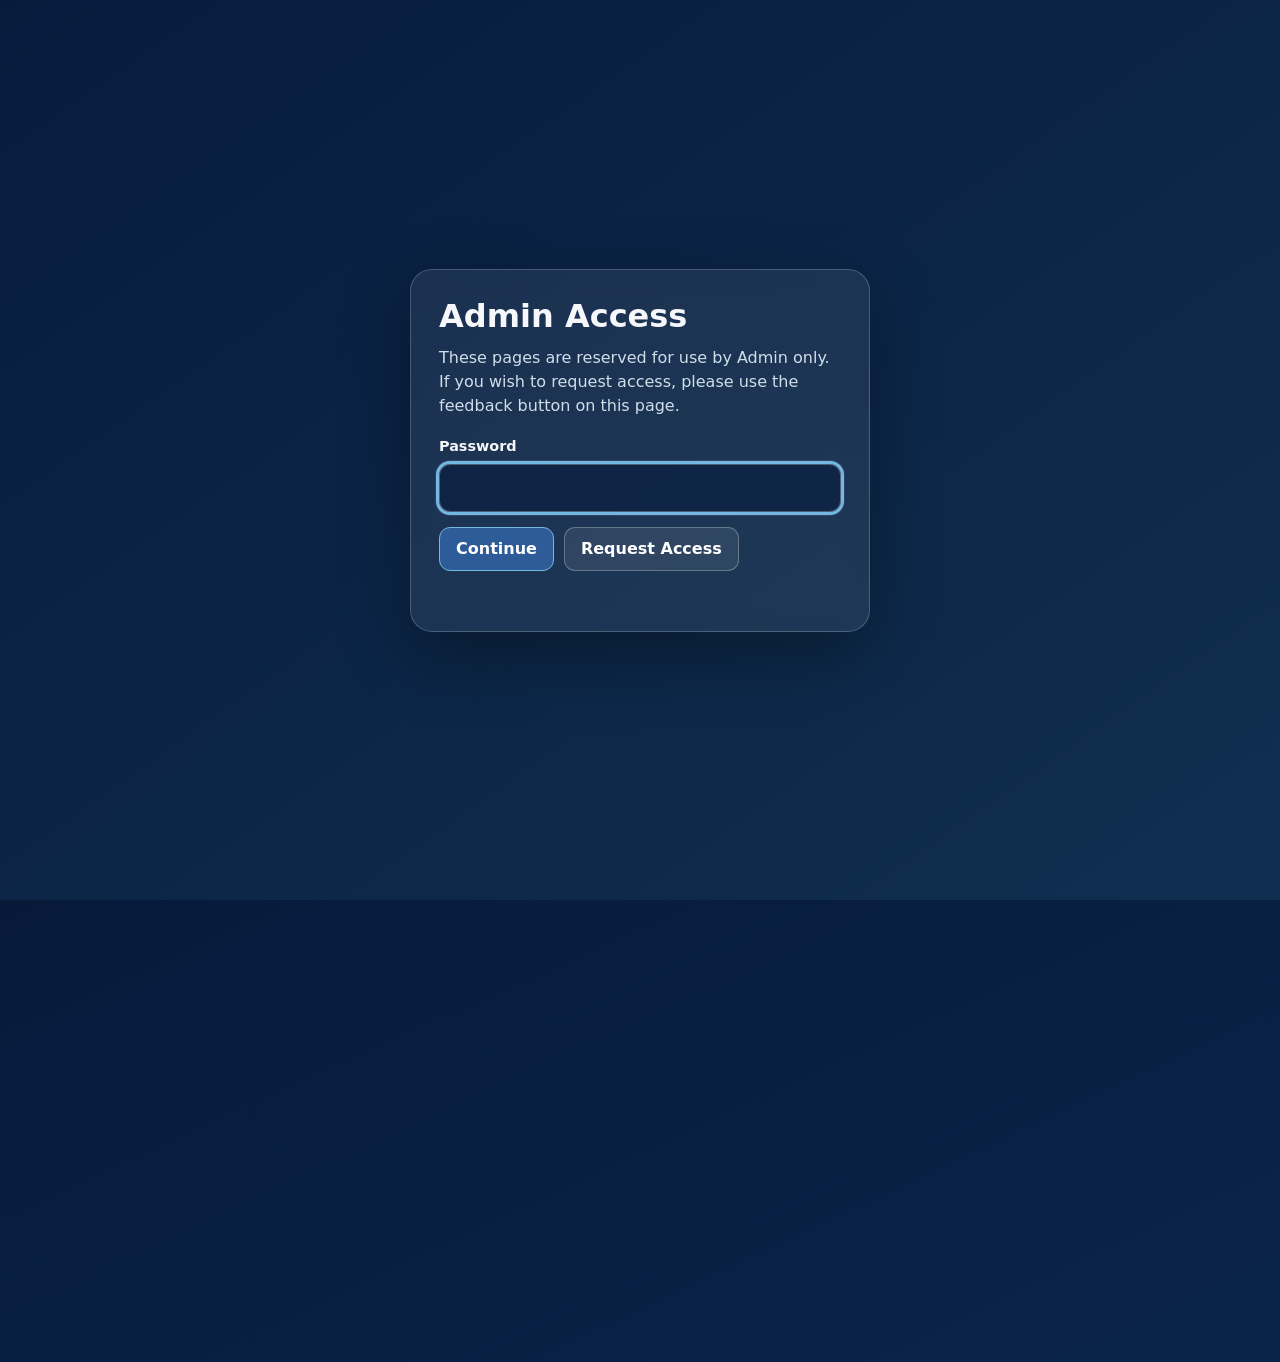
<file: FDP/shorthaul.html>
<!DOCTYPE html>
<html lang="en">
<head>
  <script src="../assets/js/fbp-access.js"></script>
  <meta charset="UTF-8" />
  <meta name="viewport" content="width=device-width, initial-scale=1.0, viewport-fit=cover" />
  <meta name="description" content="Shorthaul FDP calculator." />
  <title>Shorthaul FDP Calculator</title>

  <link rel="icon" href="../favicon.ico">
<link rel="icon" type="image/png" sizes="32x32" href="../favicon-32x32.png">
<link rel="icon" type="image/png" sizes="16x16" href="../favicon-16x16.png">
<link rel="apple-touch-icon" href="../apple-touch-icon.png">

<link rel="stylesheet" href="../assets/css/fbp-shared.css">
<link rel="stylesheet" href="../assets/css/fdp/calculator.css">
<link rel="stylesheet" href="../assets/css/fdp/fdp.css">

<script src="../data/ba-destinations.js"></script>
<script src="../data/ba-fdp-tables.js"></script>
<script src="../data/ba-inflight-rest.js"></script>
<script src="../data/aircraft.js"></script>
<script src="../data/aircraft-registrations.js"></script>

<style>
    /* Keep the shorthaul form on the same layout system as Longhaul FDP. */
    .fdp-grid { grid-template-columns:minmax(0,1fr); align-items:start; }
    .fdp-card { padding:20px; border-radius:24px; }
    .form-grid { align-items:stretch; gap:14px; }
    .form-grid > div:not(.airport-row), .aircraft-inputs > div { min-width:0; }
    .form-grid > div:not(.airport-row) > label, .aircraft-inputs > div > label { min-height:2.35em; line-height:1.15; }
    .form-grid > div:focus-within, .aircraft-inputs > div:focus-within { position:relative; z-index:5; }
    .airport-row { grid-template-columns:minmax(0,1fr) minmax(140px,.65fr) minmax(0,1fr); gap:14px; }
    .result-box { border-radius:24px; }
    .rest-facility-field[hidden] { display:none; }
    .aircraft-inputs {
      display: grid;
      grid-template-columns: repeat(2, minmax(0, 1fr));
      gap: 10px;
    }

    .email-results-row {
      display: grid;
      grid-template-columns: minmax(0, 1fr) auto;
      gap: 12px;
      align-items: end;
    }

    .standby-actions {
      display: flex;
      gap: 8px;
      align-items: center;
    }

    .standby-results-section {
      display: grid;
      gap: 16px;
    }

    .standby-results-section[hidden] {
      display: none;
    }

    .email-results-row[hidden] {
      display: none;
    }

    .acclimatisation-options {
      display: grid;
      grid-template-columns: minmax(0, 1fr) auto;
      gap: 10px;
      align-items: center;
    }

    .acclimatisation-options .tick-box {
      margin: 0;
      white-space: nowrap;
    }

    /* Keep native dropdown menus readable on the dark FDP theme. */
    select option,
    select optgroup {
      color: #0f172a;
      background-color: #ffffff;
    }

    .fbp-hero .fbp-toolbar {
      flex-direction: column;
      align-items: flex-end;
    }
</style>
</head>
<body class="fbp-theme">
  <main id="fbp-page" class="fbp-shell app-wrap">
    <div class="fdp-grid">
      <div class="fdp-card">
        <h2>Inputs</h2>
        <p class="section-note">Enter all scheduled times in local airport time unless otherwise stated. The calculator automatically converts between local time and UTC where required. Calculations assume all crew members acclimatised to LHR unless changed.</p>
        <div id="errorBox" class="error"></div>
        <div class="form-grid">
          <div><label for="flightDate">Date</label><input id="flightDate" type="date" /></div>
          <div><label for="numSectors">Number of Sectors</label><select id="numSectors"></select></div>

          <div class="airport-row">
            <div><label for="from">Departure Airport</label><input id="from" maxlength="3" placeholder="LHR" /></div>
            <div><label for="lhrTerminal">Terminal</label><select id="lhrTerminal" disabled><option value="">—</option><option value="T5">T5</option><option value="T3">T3</option></select></div>
            <div><label for="to">Today's Last Sector Arrival Airport</label><input id="to" maxlength="3" placeholder="LHR" /></div>
          </div>

          <div><label for="sccm">Senior Crew Member (SCCM)</label><input id="sccm" maxlength="80" /></div>
          <div class="aircraft-inputs"><div><label for="aircraftReg">Aircraft Reg <span class="small-italic">(Optional)</span></label><input id="aircraftReg" maxlength="5" placeholder="NEOP" autocomplete="off" /></div><div><label for="aircraftType">Aircraft Type</label><select id="aircraftType"></select></div></div>

          <div><label>Scheduled Departure Time <span class="small-italic">(Local)</span></label><div class="timegrid"><input id="depHour" inputmode="numeric" maxlength="2" placeholder="HH" /><input id="depMinute" inputmode="numeric" maxlength="2" placeholder="MM" /></div></div>
          <div><label for="acclimatisedAt">Acclimatised at</label><div class="acclimatisation-options"><input id="acclimatisedAt" maxlength="3" value="LHR" /><label class="tick-box" for="unknownAcclimatisation"><input id="unknownAcclimatisation" type="checkbox" /><span>Unknown</span></label></div></div>
          <div><label>Report Time <span class="small-italic">(Local)</span></label><div class="timegrid"><input id="reportHour" inputmode="numeric" maxlength="2" placeholder="HH" /><input id="reportMinute" inputmode="numeric" maxlength="2" placeholder="MM" /></div></div>
          <div id="restFacilityField" class="rest-facility-field" hidden><label for="restFacility">Rest Facility Available</label><select id="restFacility"><option value="1">Class 1 Rest (Bunks)</option><option value="2">Class 2 Rest (High Comfort Seat)</option><option value="3">Class 3 Rest (Passenger Seat)</option><option value="">No Rest Facility Available</option></select></div>
          <div><label id="arrivalTimeLabel">Scheduled Arrival Time <span class="small-italic">(GMT)</span></label><div class="timegrid"><input id="lastArrHour" inputmode="numeric" maxlength="2" placeholder="HH" /><input id="lastArrMinute" inputmode="numeric" maxlength="2" placeholder="MM" /></div></div>
          <button id="moreOptionsToggle" class="option-toggle full-span" type="button" aria-expanded="false" aria-controls="moreOptionsSection">More Options</button>
          <div id="moreOptionsSection" class="full-span options-grid hidden-block">
            <div><label>Delayed Departure Time <span class="small-italic">(GMT, optional)</span></label><div class="timegrid"><input id="revDepHour" inputmode="numeric" maxlength="2" placeholder="HH" /><input id="revDepMinute" inputmode="numeric" maxlength="2" placeholder="MM" /></div></div>
            <div><label>Final Sector Flight Time <span class="small-italic">(optional)</span></label><div class="timegrid"><input id="finalSectorHour" inputmode="numeric" maxlength="2" placeholder="HH" /><input id="finalSectorMinute" inputmode="numeric" maxlength="2" placeholder="MM" /></div></div>
            <div><label>Revised Landing Time <span class="small-italic">(optional)</span></label><div class="timegrid"><input id="revLandHour" inputmode="numeric" maxlength="2" placeholder="HH" /><input id="revLandMinute" inputmode="numeric" maxlength="2" placeholder="MM" /></div></div>
            <div><label for="flightCrewCompliment">Flight Crew Compliment</label><select id="flightCrewCompliment"></select></div>
            <div><label>Commander’s Discretion Required</label><div class="tick-box"><input id="cmdrDiscRequired" type="checkbox" /><span class="small">Tick if discretion is required</span></div></div>
            <div class="full-span">
              <div class="delay-grid">
                <div><label for="taxiOutMins">Taxi Out</label><div class="mins-only"><input id="taxiOutMins" inputmode="numeric" maxlength="3" value="25" placeholder="Mins" /></div></div>
                <div><label for="holdingMins">Holding</label><div class="mins-only"><input id="holdingMins" inputmode="numeric" maxlength="3" value="10" placeholder="Mins" /></div></div>
                <div><label for="taxiInMins">Taxi In</label><div class="mins-only"><input id="taxiInMins" inputmode="numeric" maxlength="3" value="10" placeholder="Mins" /></div></div>
              </div>
            </div>
          </div>
        </div>
        <div class="actions"><button id="calcBtn" class="primary" type="button">Calculate</button><button id="clearBtn" class="danger" type="button">Clear Form</button></div>
        <dialog id="standardChangeDialog" class="standard-change-dialog" aria-labelledby="standardChangeTitle" aria-describedby="standardChangeMessage">
          <h3 id="standardChangeTitle">Confirm Change to Standard Times</h3>
          <p id="standardChangeMessage">Taxi out, holding and taxi in use standard industry figures. Change them only when absolutely necessary and agreed with LHR Ops. Do you agree to change this value?</p>
          <div class="standard-change-actions"><button id="standardChangeCancel" type="button">Cancel</button><button id="standardChangeAgree" class="primary" type="button">Agree</button></div>
        </dialog>
      </div>

      <div class="right-rail">
        <div class="results-heading"><h2>Results</h2></div>
        <div class="result-box"><div id="resultsBox1"></div></div>
        <div class="result-box"><div id="resultsBox2"></div></div>
        <div class="result-box"><div id="resultsBox3"></div></div>
        <div id="standbyCalcRow" class="email-results-row" hidden>
          <div><label>Crew Member called from Airport Standby</label><div class="timegrid"><input id="standbyReportHour" inputmode="numeric" maxlength="2" placeholder="HH" aria-label="Standby crew report time hour" required /><input id="standbyReportMinute" inputmode="numeric" maxlength="2" placeholder="MM" aria-label="Standby crew report time minute" required /></div></div>
          <div class="standby-actions"><button id="standbyCalcBtn" class="primary" type="button">Calculate</button><button id="standbyClearBtn" class="danger" type="button">Clear</button></div>
          <small class="small">Enter this crew member’s report time in LHR local time.</small>
        </div>
        <section id="standbyResultsSection" class="standby-results-section" hidden aria-live="polite">
          <h3>Airport Standby Crew Results</h3>
          <div class="result-box"><div id="standbyResultsBox1"></div></div>
          <div class="result-box"><div id="standbyResultsBox2"></div></div>
          <div class="result-box"><div id="standbyResultsBox3"></div></div>
        </section>
        <div id="emailResultsRow" class="email-results-row" hidden>
          <div><label for="captainStaffNumber">Flight Crew Staff Number/s</label><input id="captainStaffNumber" type="text" inputmode="text" autocomplete="off" maxlength="79" placeholder="123456 u123456 (up to 10)" /></div>
          <button id="emailResults" class="primary" type="button">Email Results</button>
        </div>
        <div class="fdp-card"><h2>Route Reference</h2><div id="routeRef" class="small">—</div><ul id="notesList" class="notes"></ul></div>
      </div>
    </div>

    <div class="page-actions"><a class="button-link" href="../FDP/">Back to FDP Selection</a></div>
  </main>

 
<script src="../assets/js/fbp-shared.js"></script>
<script src="../assets/js/fbp-nav.js"></script>
<script src="../assets/js/fbp-shell.js"></script>
<script src="../assets/js/fbp-page.js"></script>

<script src="../assets/js/fdp/shorthaul.js"></script>

  <script>
  FBP.createPage({
      title: "Shorthaul FDP",
      subtitle: "Use this version for shorthaul operations",
      feedbackText: "MyBriefing Feedback",
      feedbackSubject: "Feedback for MyBriefing",
      activePage: "fdp"
  });

  const fdpBackLink = document.querySelector(".page-actions .button-link");
  const feedbackToolbar = document.querySelector(".fbp-hero .fbp-toolbar");
  if (fdpBackLink && feedbackToolbar) {
      const pageActions = fdpBackLink.parentElement;
      fdpBackLink.classList.remove("button-link");
      fdpBackLink.classList.add("fbp-button");
      feedbackToolbar.appendChild(fdpBackLink);
      pageActions.remove();
  }
  </script>
</body>
</html>
</file>
<file: assets/css/fbp-shared.css>
:root {
  --brand-navy: #071b3d;
  --brand-blue: #155b91;
  --brand-sky: #75b8df;
  --brand-red: #c8102e;
  --brand-white: #f7f9fc;
  --bg-1: #050d1b;
  --bg-2: #071b3d;
  --bg-3: #0a2448;
  --surface: rgba(15,39,69,0.82);
  --surface-2: rgba(255,255,255,0.045);
  --surface-hover: rgba(255,255,255,0.085);
  --border: rgba(190,210,232,0.17);
  --text: #f5f7fa;
  --muted: #b7c5d5;
  --accent: #216da5;
  --accent-2: #c8102e;
  --shadow: 0 18px 42px rgba(0,8,24,0.28);
  --radius-xl: 22px;
  --radius-lg: 16px;
  --radius-md: 12px;
}

*,
*::before,
*::after {

    box-sizing: border-box;

}


body.fbp-theme {
  margin: 0;
  font-family: -apple-system, BlinkMacSystemFont, "Segoe UI", Arial, sans-serif;
  color: var(--text);
  background:
    radial-gradient(ellipse at 8% 0%, rgba(21,91,145,0.24), transparent 34%),
    radial-gradient(ellipse at 100% 20%, rgba(200,16,46,0.075), transparent 26%),
    linear-gradient(155deg, var(--bg-1) 0%, var(--bg-2) 52%, var(--bg-3) 100%);
  min-height: 100vh;
  overflow-x: hidden;
}

.fbp-shell,
.fbp-layout-standard,
.fbp-layout-wide {

    width: 100%;
    margin: 0 auto;
    padding: 24px;
    box-sizing: border-box;

}

.fbp-layout-standard {

    max-width: 1200px;

}

.fbp-layout-wide {

    max-width: 1500px;

}

.fbp-shell:not(.fbp-layout-wide) {
  max-width: 1200px;
}

.fbp-hero,
.fbp-panel,
.fbp-card {
  position: relative;
  overflow: hidden;
  border: 1px solid var(--border);
  border-radius: var(--radius-xl);
  background:
    linear-gradient(145deg, rgba(19,52,86,0.46), rgba(6,23,47,0.56)),
    var(--surface-2);
  box-shadow: var(--shadow);
  backdrop-filter: blur(8px);
}

.fbp-hero {
  padding: 28px;
}

.fbp-card,
.fbp-panel {
  padding: 24px;
}

.fbp-hero::before,
.fbp-panel::before,
.fbp-card::before {
  content: "";
  position: absolute;
  width: 220px;
  height: 220px;
  right: -70px;
  top: -70px;
  border-radius: 50%;
  background: radial-gradient(circle, rgba(102,179,255,0.14), transparent 65%);
  pointer-events: none;
}

.fbp-aircraft-bg {
  position: absolute;
  inset: 0;
  pointer-events: none;
  opacity: 0.045;
  display: flex;
  align-items: center;
  justify-content: center;
}

.fbp-aircraft-bg svg {
  width: 85%;
  max-width: 950px;
  height: auto;
}

.fbp-topbar {
  display: flex;
  justify-content: space-between;
  align-items: flex-start;
  gap: 16px;
  flex-wrap: wrap;
  position: relative;
  z-index: 2;
}

.fbp-page-heading {
  flex: 1;
  min-width: 0;
}

.fbp-title {
  margin: 0;
  font-size: clamp(2.2rem, 5vw, 4.2rem);
  line-height: 1.02;
  letter-spacing: -1.4px;
}

.fbp-subtitle {
  margin: 10px 0 0;
  color: var(--muted);
  font-size: 1.05rem;
  line-height: 1.55;
}

.fbp-microline {
  margin: 8px 0 0;
  color: var(--muted);
  font-size: 0.9rem;
}

.fbp-toolbar {
  display: flex;
  gap: 10px;
  flex-wrap: wrap;
  justify-content: flex-end;
  align-items: flex-start;
}

.fbp-button,
.fbp-chip {
  display: inline-flex;
  align-items: center;
  justify-content: center;
  gap: 8px;
  min-height: 46px;
  padding: 12px 16px;
  border-radius: var(--radius-md);
  border: 1px solid var(--border);
  background: var(--surface);
  color: var(--text);
  text-decoration: none;
  font-weight: 700;
  transition: transform 0.2s ease, box-shadow 0.2s ease, background 0.2s ease, border-color 0.2s ease;
  cursor: pointer;
}

.fbp-button:hover,
.fbp-chip:hover,
.fbp-clickable:hover {
  transform: translateY(-3px);
  background: var(--surface-hover);
  box-shadow: 0 22px 45px rgba(0,0,0,0.20);
  border-color: rgba(117,184,223,0.42);
}

.fbp-button:focus-visible,
.fbp-subnav a:focus-visible {
  outline: 2px solid var(--accent);
  outline-offset: 3px;
}

.fbp-button.primary {
  background: linear-gradient(135deg, var(--accent), var(--brand-blue));
  color: white;
  border-color: transparent;
}

.fbp-button.primary:hover {
  filter: brightness(1.05);
}

.fbp-grid-3 {
  display: grid;
  grid-template-columns: repeat(3, 1fr);
  gap: 22px;
  margin-top: 26px;
}

.fbp-card {
  min-height: 220px;
  text-decoration: none;
  color: inherit;
  display: flex;
  flex-direction: column;
  justify-content: space-between;
}

.fbp-card h2,
.fbp-card h3 {
  margin: 0 0 10px;
  font-size: 1.35rem;
  line-height: 1.2;
}

.fbp-card p {
  margin: 0;
  color: var(--muted);
  line-height: 1.6;
}

.fbp-icon {
  width: 52px;
  height: 52px;
  border-radius: 16px;
  display: grid;
  place-items: center;
  margin-bottom: 16px;
  background: linear-gradient(145deg, var(--brand-blue), var(--brand-navy));
  color: var(--brand-white);
  font-weight: 900;
  box-shadow: 0 12px 24px rgba(4,18,42,0.35);
  border: 1px solid rgba(117,184,223,0.24);
}

.fbp-subnav {
  display: flex;
  gap: 10px;
  flex-wrap: wrap;
  margin-bottom: 16px;
}

.fbp-subnav a {
  display: inline-flex;
  align-items: center;
  justify-content: center;
  min-height: 40px;
  padding: 10px 14px;
  border-radius: 999px;
  border: 1px solid var(--border);
  background: var(--surface);
  color: var(--text);
  text-decoration: none;
  font-weight: 700;
  font-size: 0.92rem;
  transition: transform 0.2s ease, background 0.2s ease, border-color 0.2s ease, box-shadow 0.2s ease;
}

.fbp-subnav a:hover {
  transform: translateY(-2px);
  background: var(--surface-hover);
  border-color: rgba(117,184,223,0.4);
  box-shadow: 0 14px 30px rgba(0,0,0,0.14);
}

.fbp-subnav a.active {
  background: linear-gradient(135deg, var(--accent), var(--brand-blue));
  color: #fff;
  border-color: transparent;
  box-shadow: 0 12px 28px rgba(11,58,98,0.3);
}

@media (max-width: 980px) {
  .fbp-grid-3 {
    grid-template-columns: 1fr;
  }
}

@media (max-width: 700px) {
  .fbp-shell {
    padding-top: calc(18px + env(safe-area-inset-top));
  }

  .fbp-hero,
  .fbp-card,
  .fbp-panel,
  .briefing-card,
  .ical-card,
  .fdp-card {
    padding: 20px;
    border-radius: 24px;
  }

  .fbp-topbar {
    flex-direction: column;
    align-items: stretch;
  }

  .fbp-toolbar {
    width: 100%;
  }

 .fbp-subnav {
    gap: 8px;
    margin-bottom: 14px;
  }

  .fbp-subnav a {
    flex: 1 1 calc(50% - 8px);
    min-width: 0;
  }

  .fbp-button,
  .fbp-chip {
    width: 100%;
  }

  }

/* Shared visual treatment for feature-page panels. */
body.fbp-theme .briefing-card,
body.fbp-theme .ical-card,
body.fbp-theme .fdp-card {
  padding: 24px;
}

body.fbp-theme .briefing-card,
body.fbp-theme .ical-card,
body.fbp-theme .fdp-card,
body.fbp-theme .result-box {
  border: 1px solid var(--border);
  border-radius: var(--radius-xl);
  background:
    linear-gradient(180deg, rgba(255,255,255,0.08), rgba(255,255,255,0.04)),
    var(--surface-2);
  box-shadow: var(--shadow);
  color: var(--text);
}

body.fbp-theme .briefing-card h2,
body.fbp-theme .ical-card h2,
body.fbp-theme .fdp-card h2,
body.fbp-theme .fbp-panel > h2 {
  font-size: 1.2rem;
  font-weight: 800;
}

body.fbp-theme input:not([type="checkbox"]):not([type="radio"]):not(:disabled):not(.invalid),
body.fbp-theme select:not(:disabled):not(.invalid),
body.fbp-theme textarea:not(:disabled):not(.invalid) {
  border-color: var(--border);
  border-radius: var(--radius-md);
  background: var(--surface);
  color: var(--text);
}

body.fbp-theme button:not(.aircraft-code-btn):not(.equipment-chip) {
  min-height: 46px;
  padding: 12px 16px;
  border: 1px solid var(--border);
  border-radius: var(--radius-md);
  background: var(--surface);
  color: var(--text);
  font-family: inherit;
  font-weight: 700;
  transition: transform 0.18s ease, box-shadow 0.18s ease, background 0.18s ease, border-color 0.18s ease;
}

body.fbp-theme button.primary,
body.fbp-theme .fdp-choice-cta {
  border-color: transparent;
  background: linear-gradient(135deg, var(--accent), var(--brand-blue));
  color: #fff;
}

body.fbp-theme button.success {
  border-color: transparent;
  background: linear-gradient(135deg, #34d399, #16a34a);
  color: #062719;
}

body.fbp-theme button.warn {
  border-color: transparent;
  background: linear-gradient(135deg, #fbbf24, #d97706);
  color: #271707;
}

body.fbp-theme button.danger {
  border-color: transparent;
  background: linear-gradient(135deg, #f87171, #dc2626);
  color: #fff;
}

body.fbp-theme .button-link,
body.fbp-theme .btn {
  min-height: 46px;
  padding: 12px 16px;
  border: 1px solid var(--border);
  border-radius: var(--radius-md);
  background: var(--surface);
  color: var(--text);
  font: inherit;
  font-weight: 700;
}

body.fbp-theme .btn.primary {
  border-color: transparent;
  background: linear-gradient(135deg, var(--accent), var(--brand-blue));
  color: #fff;
}

body.fbp-theme input:disabled,
body.fbp-theme select:disabled,
body.fbp-theme textarea:disabled {
  border-color: var(--border);
  background: var(--surface-2);
  color: var(--muted);
  opacity: 0.7;
}

body.fbp-theme :focus-visible {
  outline-color: var(--accent);
}

@media (max-width: 700px) {
  body.fbp-theme .briefing-card,
  body.fbp-theme .ical-card,
  body.fbp-theme .fdp-card {
    padding: 20px;
    border-radius: 24px;
  }
}
/* Shared feedback button treatment with stacked page label and BA red arrow. */
body.fbp-theme .fbp-feedback-button{min-height:52px;border-radius:999px;padding:8px 16px;background:rgba(255,255,255,.07);border:1px solid rgba(255,255,255,.28);color:var(--text);font-weight:700;gap:8px}
body.fbp-theme .fbp-feedback-button:hover{background:rgba(255,255,255,.12);border-color:rgba(255,255,255,.42);box-shadow:0 12px 28px rgba(0,0,0,.18)}
.fbp-feedback-button .feedback-label{display:flex;flex-direction:column;align-items:center;line-height:1.05}
.fbp-feedback-button .feedback-arrow{color:#ef657b;font-size:1.1em;line-height:1}
</file>
<file: assets/css/home/home.css>
/* Home screen: restrained British Airways navy, blue and red accents. */
.homepage-wrap { margin-top: 24px; }

.fbp-shell { max-width: 1180px; padding: clamp(16px, 3vw, 34px); }

body.fbp-theme .fbp-hero {
  min-height: 300px;
  padding: clamp(24px, 5vw, 56px);
  display: flex;
  align-items: center;
  background: linear-gradient(118deg, rgba(7,27,61,.98) 0%, rgba(10,44,81,.94) 64%, rgba(18,69,108,.92) 100%);
  border-color: rgba(170,200,225,.24);
  box-shadow: 0 24px 64px rgba(0,0,0,.28);
}

body.fbp-theme .fbp-hero::before {
  width: 340px; height: 340px; right: -100px; top: -130px;
  background: radial-gradient(circle, rgba(117,184,223,.2), transparent 68%);
}

.fbp-hero .fbp-topbar { width: 100%; align-items: flex-end; }
.fbp-hero .fbp-page-heading { max-width: 690px; }
.home-brand-logo { display: block; width: clamp(190px, 28vw, 290px); height: auto; margin: 0 0 22px; }
.home-kicker { margin: 0 0 10px; color: #9bc6e0; font-size: .76rem; font-weight: 800; letter-spacing: .22em; }
body.fbp-theme .fbp-hero .fbp-title { font-size: clamp(2.5rem, 6vw, 5rem); letter-spacing: -.045em; }
body.fbp-theme .fbp-hero .fbp-subtitle { max-width: 620px; margin-top: 14px; font-size: clamp(1rem, 1.8vw, 1.2rem); color: #d0deea; }
.fbp-hero .fbp-toolbar { align-self: flex-start; }
body.fbp-theme .home-feedback { min-height: 44px; border-radius: 999px; padding: 10px 16px; background: rgba(255,255,255,.07); border: 1px solid rgba(255,255,255,.28); color: var(--text); font-weight: 700; }
.home-feedback .feedback-arrow { color: #ef657b; font-size: 1.1em; }

.fbp-grid-tools { display: grid; grid-template-columns: repeat(2, minmax(0, 1fr)); gap: 16px; margin-top: 18px; }
body.fbp-theme .tool-card {
  min-height: 176px; padding: 22px 16px; display: flex; flex-direction: column;
  align-items: center; justify-content: flex-start; gap: 12px; text-align: center;
  border-radius: 18px; background: linear-gradient(145deg, rgba(15,39,69,.94), rgba(7,27,61,.96));
  border-color: rgba(176,201,223,.2); transition: transform .2s ease, border-color .2s ease, box-shadow .2s ease;
}
body.fbp-theme .tool-card:hover { transform: translateY(-3px); border-color: rgba(117,184,223,.55); box-shadow: 0 18px 38px rgba(0,0,0,.28); }
.tool-card:focus-visible { outline: 3px solid var(--brand-sky); outline-offset: -3px; }
.tool-card .fbp-icon {
  width: 76px; height: 76px; margin: 0; display: grid; place-items: center; flex: 0 0 auto;
  color: #fff; border-radius: 24px 24px 24px 8px;
  background: linear-gradient(145deg, #216da5, #0d3f70); box-shadow: inset 0 1px rgba(255,255,255,.2), 0 10px 25px rgba(0,0,0,.22);
  transition: background .2s ease, transform .2s ease;
}
.tool-card-briefing .fbp-icon { background: linear-gradient(145deg, #c8102e, #86102b); }
.tool-card-roster .fbp-icon { background: linear-gradient(145deg, #398bb9, #155b91); }
.tool-card-documents .fbp-icon { background: linear-gradient(145deg, #277caa, #12466f); }
.tool-card .fbp-icon svg { width: 42px; height: 42px; }
.tool-card-title { max-width: 100%; color: #fff; font-size: 1.05rem; font-weight: 750; line-height: 1.2; }
.tool-card:hover .fbp-icon, .tool-card:focus-visible .fbp-icon { transform: scale(1.06); }
.tool-card .tool-card-description { margin: 0; color: var(--muted); font-size: .9rem; line-height: 1.5; }

@media (max-width: 850px) {
  body.fbp-theme .fbp-hero .fbp-topbar { align-items: flex-start; }
}
@media (max-width: 560px) {
  .homepage-wrap { margin-top: 14px; }
  body.fbp-theme .fbp-hero { min-height: 0; padding: 25px 22px; }
  .fbp-hero .fbp-topbar { flex-direction: column; gap: 20px; }
  .home-brand-logo { width: 188px; margin-bottom: 16px; }
  body.fbp-theme .fbp-hero .fbp-title { font-size: clamp(2.45rem, 12vw, 3.6rem); }
  body.fbp-theme .fbp-hero .fbp-subtitle { font-size: .98rem; line-height: 1.5; }
  .fbp-hero .fbp-toolbar { align-self: stretch; }
  body.fbp-theme .home-feedback { width: fit-content; }
  .fbp-grid-tools { gap: 10px; margin-top: 12px; }
  body.fbp-theme .tool-card { min-height: 122px; padding: 14px 8px; gap: 8px; border-radius: 15px; }
  .tool-card .fbp-icon { width: 62px; height: 62px; border-radius: 20px 20px 20px 7px; }
  .tool-card .fbp-icon svg { width: 36px; height: 36px; }
  .tool-card-title { font-size: .9rem; }
  .tool-card .tool-card-description { font-size: .82rem; }
}
@media (prefers-reduced-motion: reduce) {
  .tool-card, .tool-card-title, .tool-card .fbp-icon { transition: none !important; }
}

.homepage-admin{margin-top:16px;border:1px solid rgba(176,201,223,.2);border-radius:18px;background:linear-gradient(145deg,rgba(15,39,69,.74),rgba(7,27,61,.8));overflow:hidden}
.homepage-admin>summary{display:flex;align-items:center;justify-content:space-between;min-height:58px;padding:14px 20px;color:#fff;font-size:1rem;font-weight:800;cursor:pointer;list-style:none}
.homepage-admin>summary::-webkit-details-marker{display:none}
.homepage-admin>summary::after{content:"+";display:grid;place-items:center;width:28px;height:28px;border:1px solid rgba(255,255,255,.35);border-radius:50%;font-size:1.2rem;line-height:1}
.homepage-admin[open]>summary::after{content:"−"}
.homepage-admin>summary:focus-visible{outline:3px solid var(--brand-sky);outline-offset:-3px}
.homepage-admin>.fbp-grid-tools{margin:0;padding:0 14px 14px}
</file>
<file: assets/css/choks.css>
.choks-content {
  margin-top: 22px;
}

.choks-content h2 {
  margin: 0 0 18px;
  font-size: 1.2rem;
}

.choks-grid {
  display: grid;
  grid-template-columns: repeat(2, minmax(0, 1fr));
  gap: 18px;
}

.choks-grid label {
  display: block;
  margin-bottom: 8px;
  color: var(--text);
  font-weight: 700;
}

.timegrid {
  display: grid;
  grid-template-columns: repeat(2, minmax(0, 1fr));
  gap: 8px;
}

.timegrid input {
  width: 100%;
  min-width: 0;
  min-height: 48px;
  padding: 12px;
  border: 1px solid var(--border);
  border-radius: var(--radius-md);
  background: var(--surface);
  color: var(--text);
  font: inherit;
  font-variant-numeric: tabular-nums;
  text-align: center;
}

.timegrid input::placeholder {
  color: var(--muted);
}

.timegrid input:focus-visible {
  outline: 2px solid var(--accent);
  outline-offset: 2px;
}

.choks-result {
  margin-top: 22px;
  padding: 18px;
  border: 1px solid var(--border);
  border-radius: var(--radius-lg);
  background: var(--surface);
  text-align: center;
}

.choks-result h3 {
  margin: 0 0 6px;
  color: var(--muted);
  font-size: .92rem;
  font-weight: 700;
}

.choks-result output {
  color: var(--accent);
  font-size: clamp(2rem, 8vw, 3rem);
  font-weight: 800;
  font-variant-numeric: tabular-nums;
}

@media (max-width: 640px) {
  .choks-grid {
    grid-template-columns: 1fr;
  }
}
</file>
<file: assets/css/fdp/fdp.css>
/*
=========================================================
Flight Briefing Pack
FDP Styles
Version: 1.0.0
=========================================================

Styles specific to the FDP landing page only.

Shared application styles:
    /assets/css/fbp-shared.css

Shared calculator styles:
    /assets/css/calculator.css

=========================================================
*/

.fdp-grid { display:grid; grid-template-columns:repeat(2,minmax(0,1fr)); gap:18px; margin-top:22px; }
.fdp-choice {
  min-height:230px; padding:24px; display:flex; flex-direction:column;
  align-items:center; justify-content:center; gap:18px; text-align:center; text-decoration:none;
  border:1px solid var(--border); border-radius:var(--radius-xl);
  background:linear-gradient(145deg,rgba(15,39,69,.96),rgba(7,27,61,.98));
  box-shadow:var(--shadow); color:var(--text);
  transition:transform .18s ease,border-color .18s ease,box-shadow .18s ease;
}
.fdp-choice:hover { transform:translateY(-3px); border-color:rgba(117,184,223,.55); box-shadow:0 18px 38px rgba(0,0,0,.28); }
.fdp-choice:focus-visible { outline:3px solid var(--brand-sky); outline-offset:-3px; }
.fdp-icon {
  width:108px; height:76px; display:grid; place-items:center; border-radius:24px 24px 24px 8px;
  color:#fff; background:linear-gradient(145deg,#216da5,#0d3f70); box-shadow:inset 0 1px rgba(255,255,255,.2),0 10px 25px rgba(0,0,0,.22);
  transition:transform .2s ease;
}
.fdp-choice[data-type="shorthaul"] .fdp-icon { background:linear-gradient(145deg,#c8102e,#86102b); }
.fdp-icon svg { display:block; width:42px; height:42px; overflow:visible; }
.fdp-choice:hover .fdp-icon,.fdp-choice:focus-visible .fdp-icon { transform:scale(1.06); }
.fdp-choice-title { color:#fff; font-size:1.35rem; font-weight:800; line-height:1.1; }

.fdp-note {
    margin-top: 18px;

    color: var(--muted);

    font-size: 13px;
    line-height: 1.6;
}

@media (max-width: 700px) {
  .fdp-grid { grid-template-columns:1fr; gap:12px; }
  .fdp-choice { min-height:180px; }
}
@media (prefers-reduced-motion: reduce) {
  .fdp-choice,.fdp-icon { transition:none!important; }
}

.app-wrap {
    padding-bottom: 24px;
}

.fbp-toolbar .fbp-button {
    background: var(--surface);
    color: var(--text);
    border: 1px solid var(--border);
    box-shadow: none;
}

.fbp-toolbar .fbp-button:hover {
    background: var(--surface-hover);
    color: var(--text);
}
</file>
<file: assets/css/documents.css>
.documents-content{padding:8px 0 28px}
.documents-intro,.documents-note{margin:0 0 18px;color:var(--muted);line-height:1.55}
.documents-section{margin:22px 0 34px}
.documents-section h2{margin:0 0 16px;font-size:clamp(1.3rem,2vw,1.8rem);color:var(--text)}
.documents-grid{display:grid;grid-template-columns:repeat(auto-fit,minmax(min(100%,260px),1fr));gap:14px}
.document-card{display:flex;flex-direction:column;justify-content:space-between;gap:18px;min-height:180px;padding:20px;border:1px solid var(--border);border-radius:var(--radius-lg);background:linear-gradient(145deg,rgba(19,52,86,.65),rgba(6,23,47,.68)),var(--surface-2);box-shadow:var(--shadow)}
.document-type{color:var(--brand-sky);font-size:.68rem;font-weight:800;letter-spacing:.16em}
.document-card h3{margin:8px 0;color:var(--text);font-size:1.08rem}
.document-card p{margin:0;color:var(--muted);font-size:.9rem;line-height:1.45}
.document-actions{display:flex;flex-wrap:wrap;gap:9px}
.document-actions a{display:inline-flex;align-items:center;justify-content:center;min-height:40px;padding:9px 12px;border:1px solid var(--border);border-radius:999px;background:rgba(255,255,255,.06);color:var(--text);font-size:.83rem;font-weight:700;text-decoration:none}
.document-actions a:first-child{background:var(--brand-blue);border-color:transparent}
.document-actions a:hover,.aircraft-document-list a:hover{border-color:var(--brand-sky);background:rgba(117,184,223,.12)}
.aircraft-group-title{margin:20px 0 10px;color:var(--brand-sky);font-size:1rem}
.aircraft-document-list{display:grid;grid-template-columns:repeat(auto-fit,minmax(min(100%,250px),1fr));gap:8px}
.aircraft-document-list a{display:flex;justify-content:space-between;align-items:center;gap:12px;min-width:0;padding:12px 14px;border:1px solid var(--border);border-radius:10px;background:rgba(255,255,255,.035);color:var(--text);text-decoration:none}
.aircraft-document-list a span:first-child{font-weight:800}
.aircraft-document-list a span:last-child{color:var(--muted);font-size:.76rem;text-align:right}.aircraft-document-entry{display:flex;justify-content:space-between;align-items:center;gap:12px;min-width:0;padding:11px 12px;border:1px solid var(--border);border-radius:10px;background:rgba(255,255,255,.035)}
.aircraft-document-entry>strong{flex:0 0 auto;color:var(--text)}
.aircraft-document-entry>div{display:flex;justify-content:flex-end;flex-wrap:wrap;gap:6px}
.aircraft-document-entry a{display:inline-flex;align-items:center;min-height:32px;padding:6px 9px;border:1px solid var(--border);border-radius:999px;color:var(--text);font-size:.76rem;font-weight:700;text-decoration:none}
.aircraft-document-entry a:first-child{background:var(--brand-blue);border-color:transparent}
.aircraft-document-entry a:hover{border-color:var(--brand-sky);background:rgba(117,184,223,.12)}
</file>
<file: assets/css/fdp/calculator.css>
/*
=========================================================
Flight Briefing Pack
Calculator Styles
Version: 1.0.0
=========================================================

Shared styles for all calculator pages.

Requires:
    /assets/fbp-shared.css

=========================================================
*/

/* ------------------------------------------------------
   Layout
------------------------------------------------------ */

.fdp-grid {
    grid-template-columns: 1.35fr 0.95fr;
}
.right-rail {
    display: grid;
    gap: 16px;
    align-self: start;
}

/* ------------------------------------------------------
   Cards
------------------------------------------------------ */

.fdp-card,
.result-box {
    background: var(--surface-2);

    border: 1px solid var(--border);
    border-radius: var(--radius-xl);

    box-shadow: var(--shadow);

    padding: 20px;

    color: var(--text);
}

.result-box {
    padding: 14px 18px;
}

.fdp-card h2 {
    margin: 0 0 14px;

    font-size: 18px;
    font-weight: 800;
    letter-spacing: -.02em;
}

.section-note {
    margin: -6px 0 14px;

    color: var(--muted);

    font-size: 13px;
    line-height: 1.55;

    white-space: pre-line;
}

/* ------------------------------------------------------
   Forms
------------------------------------------------------ */

.form-grid {
    display: grid;
    grid-template-columns: repeat(2, minmax(0, 1fr));
    gap: 14px;
}

.options-grid {
    display: grid;
    grid-template-columns: repeat(2, minmax(0, 1fr));
    gap: 14px;
    padding-top: 4px;
}

.option-toggle {
    min-height: 38px;
    margin-top: 8px;
    padding: 8px 12px;
    font-size: 13px;
}

.standard-change-dialog {
    width: min(440px, calc(100% - 32px));
    padding: 24px;
    color: var(--text);
    background: var(--surface);
    border: 1px solid var(--border);
    border-radius: 20px;
    box-shadow: 0 24px 72px rgba(0, 0, 0, .45);
}

.standard-change-dialog::backdrop {
    background: rgba(3, 10, 20, .72);
}

.standard-change-dialog h3 {
    margin: 0 0 10px;
    color: var(--text);
}

.standard-change-dialog p {
    margin: 0;
    color: var(--muted);
    line-height: 1.55;
}

.standard-change-actions {
    display: flex;
    justify-content: flex-end;
    gap: 10px;
    margin-top: 20px;
}

.full-span {
    grid-column: 1 / -1;
}

.hidden-block {
    display: none;
}

.airport-row {
    display: grid;
    grid-column: 1 / -1;

    grid-template-columns:
        2fr
        120px
        2fr;

    gap: 18px;
    align-items: end;
}

.delay-grid {
    display: grid;

    grid-template-columns:
        repeat(3, minmax(0, 1fr));

    gap: 12px;

    align-items: end;

    margin-top: 10px;
}

/* ------------------------------------------------------
   Labels
------------------------------------------------------ */

label {
    display: block;

    margin-bottom: 6px;

    color: var(--text);

    font-size: 13px;
    font-weight: 700;
}

/* ------------------------------------------------------
   Inputs
------------------------------------------------------ */

input,
select {

    width: 100%;
    min-width: 0;
    max-width: 100%;

    height: 48px;
    box-sizing: border-box;

    padding: 13px 14px;

    background: var(--surface);

    border: 1px solid var(--border);
    border-radius: 16px;

    color: var(--text);

    font-size: 16px;

    transition:
        border-color .18s ease,
        box-shadow .18s ease,
        transform .18s ease,
        background .18s ease,
        color .18s ease;

    box-shadow:
        inset 0 1px 0 rgba(255,255,255,.04);

}

input::placeholder {

    color: var(--muted);

}

input[type="date"] {

    appearance: none;
    -webkit-appearance: none;

    display: block;

    line-height: 1.2;

}

input[type="date"]::-webkit-date-and-time-value {

    text-align: left;

}

.timegrid {

    display: grid;

    grid-template-columns: 1fr 1fr;

    gap: 8px;

}

.timegrid input,
.mins-only input {

    text-align: center;

    font-variant-numeric: tabular-nums;

}

/* ------------------------------------------------------
   Input states
------------------------------------------------------ */

input:focus,
select:focus {

    outline: none;

    border-color: #7c9ad6;

    box-shadow: 0 0 0 4px rgba(124,154,214,.16);

    transform: translateY(-1px);

}

input.invalid,
select.invalid {

    border-color: #b91c1c;

    background: #fff1f2;

    box-shadow: 0 0 0 4px rgba(185,28,28,.18);

}

input:disabled,
select:disabled {

    background: #eef3f9;

    color: #94a3b8;

    cursor: not-allowed;

    opacity: 1;

}

/* ------------------------------------------------------
   Typography
------------------------------------------------------ */

.small {

    font-size: 13px;

    color: var(--muted);

    line-height: 1.55;

}

.small-italic {

    font-size: 12px;

    font-style: italic;

    font-weight: 500;

    color: var(--muted);

}

/* ------------------------------------------------------
   Buttons
------------------------------------------------------ */

.actions,
.page-actions {

    display: flex;

    flex-wrap: wrap;

    gap: 10px;

    margin-top: 18px;

}

button,
.button-link {

    appearance: none;

    display: inline-flex;

    align-items: center;

    justify-content: center;

    gap: 8px;

    min-height: 48px;

    padding: 13px 16px;

    background: var(--surface);

    border: 1px solid var(--border);

    border-radius: 16px;

    color: var(--text);

    text-decoration: none;

    font-size: 15px;

    font-weight: 800;

    cursor: pointer;

    box-shadow: var(--shadow-soft);

    transition:
        transform .16s ease,
        box-shadow .16s ease,
        background .16s ease;

}

button:hover,
.button-link:hover {

    transform: translateY(-1px);

    box-shadow: 0 12px 24px rgba(15,23,42,.08);

}

button.primary {

    background: #0f172a;

    color: #fff;

    border-color: #0f172a;

}

button.danger {

    background: #fff1f2;

    color: #b91c1c;

    border-color: #fecdd3;

}

/* ------------------------------------------------------
   Results
------------------------------------------------------ */

.results-heading {

    display: flex;

    align-items: center;

    justify-content: space-between;

    gap: 12px;

    margin: 22px 0 -2px;

    padding: 0 4px;

}

.results-heading h2 {

    margin: 0;

    color: var(--text);

    font-size: 28px;

    font-weight: 900;

    letter-spacing: -.03em;

}

.info-row {

    display: flex;

    justify-content: space-between;

    align-items: flex-start;

    gap: 16px;

    padding: 10px 0;

    border-bottom: 1px solid var(--border);

}

.info-row:last-child {

    border-bottom: none;

}

.info-label {

    color: var(--muted);

    font-size: 14px;

    line-height: 1.4;

}

.info-value {

    text-align: right;

    white-space: nowrap;

    color: var(--text);

    font-weight: 800;

    font-variant-numeric: tabular-nums;

    letter-spacing: -.01em;

}

.info-value .minor-note {

    display: block;

    margin-top: 2px;

    color: var(--muted);

    font-size: 12px;

    font-style: italic;

    font-weight: 500;

}

/* ------------------------------------------------------
   Messages
------------------------------------------------------ */

.error {

    display: none;

    margin-bottom: 14px;

    padding: 12px 14px;

    background: color-mix(
        in srgb,
        #b91c1c 8%,
        var(--surface) 92%
    );

    border: 1px solid color-mix(
        in srgb,
        #b91c1c 30%,
        var(--border) 70%
    );

    border-radius: 18px;

    color: #b91c1c;

    font-size: 14px;

    font-weight: 700;

}

/* ------------------------------------------------------
   Tick box
------------------------------------------------------ */

.tick-box {

    display: flex;

    align-items: center;

    gap: 12px;

    min-height: 48px;

    padding: 10px 14px;

    background: var(--surface);

    border: 1px solid var(--border);

    border-radius: 999px;

}

.tick-box input {

    width: 18px;

    height: 18px;

    margin: 0;

    accent-color: #0f172a;

    box-shadow: none;

    transform: none;

}

/* ------------------------------------------------------
   Notes
------------------------------------------------------ */

ul.notes {

    margin: 10px 0 0;

    padding-left: 18px;

    color: var(--muted);

    font-size: 14px;

    line-height: 1.6;

}

/* ------------------------------------------------------
   Responsive
------------------------------------------------------ */

@media (max-width: 980px) {

    .fdp-grid {

        grid-template-columns: 1fr;

    }

}

@media (max-width: 700px) {

    .form-grid {

        grid-template-columns: 1fr;

    }

    .options-grid {

        grid-template-columns: 1fr;

    }

    .airport-row {

        grid-template-columns: 1fr;

    }

    .delay-grid {

        grid-template-columns: 1fr;

    }

    .results-heading h2 {

        font-size: 24px;

    }

}

/* ------------------------------------------------------
   End of calculator.css
------------------------------------------------------ */
</file>
